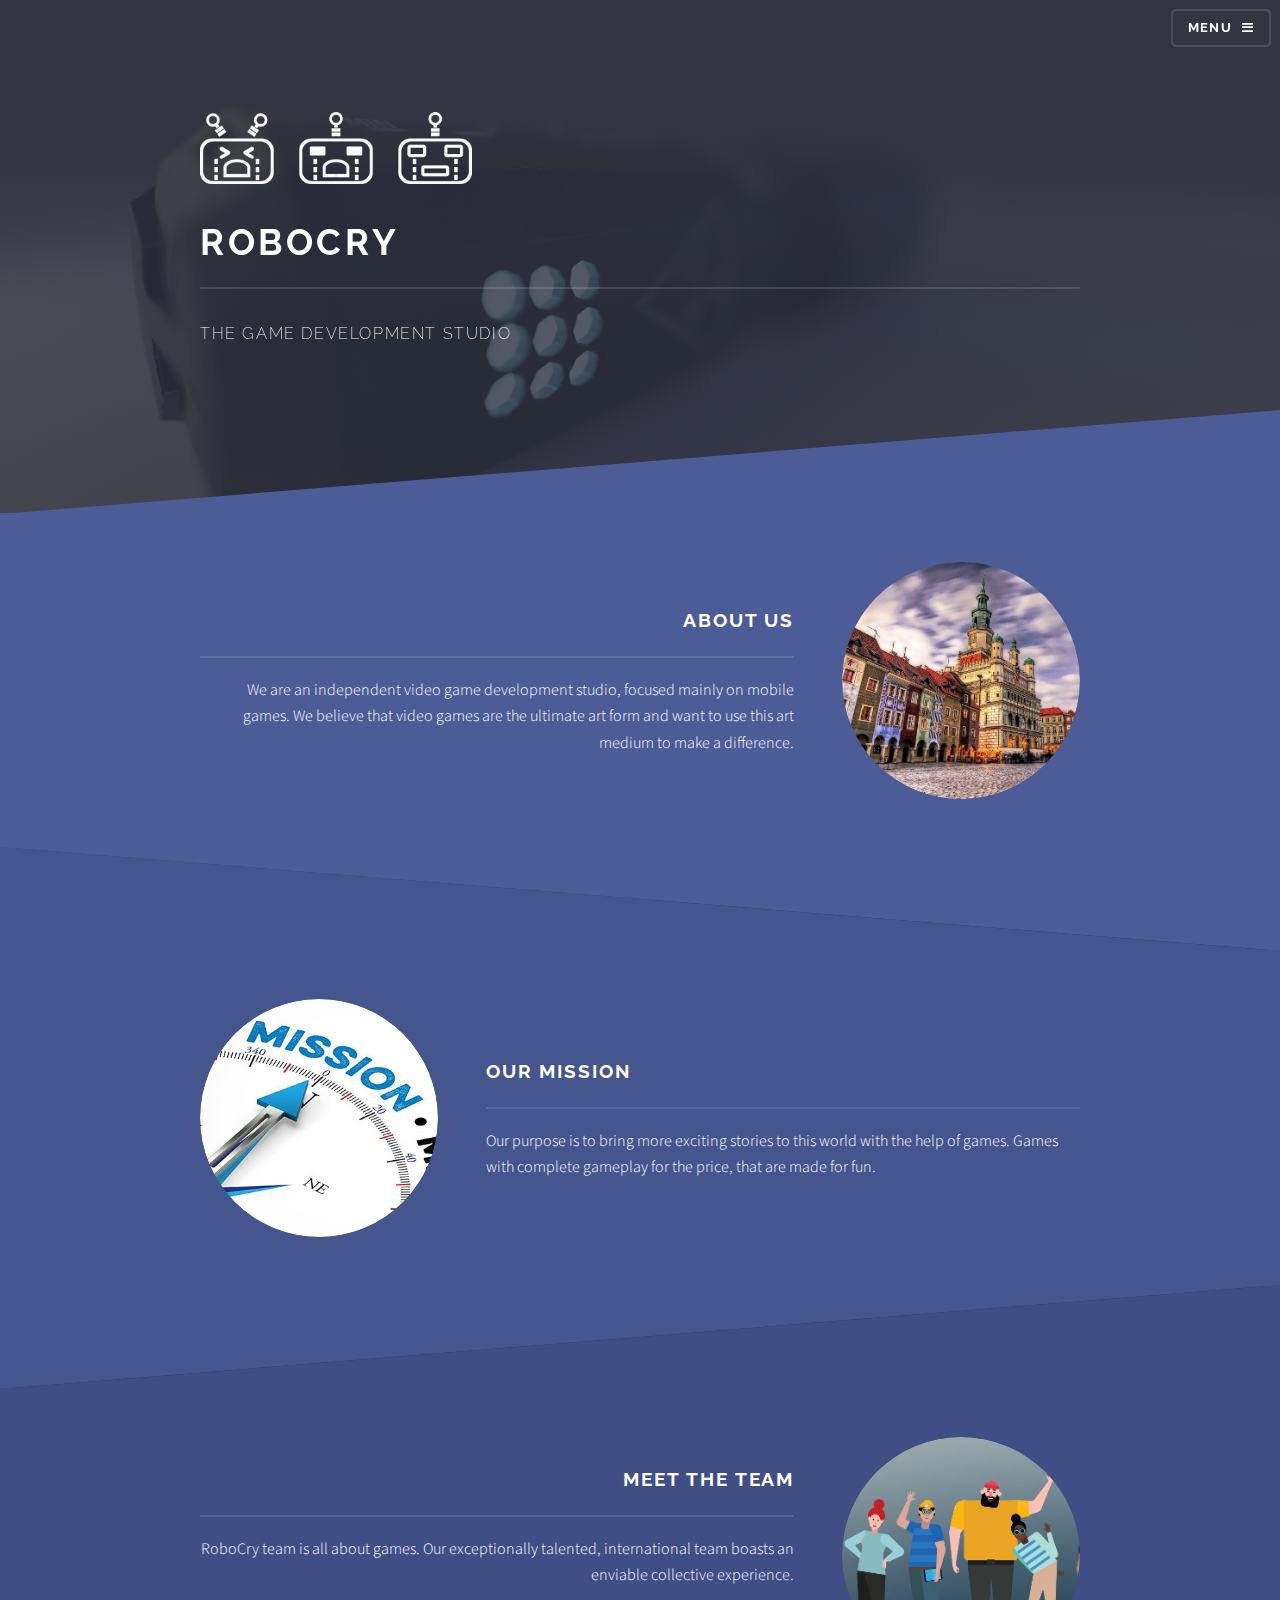
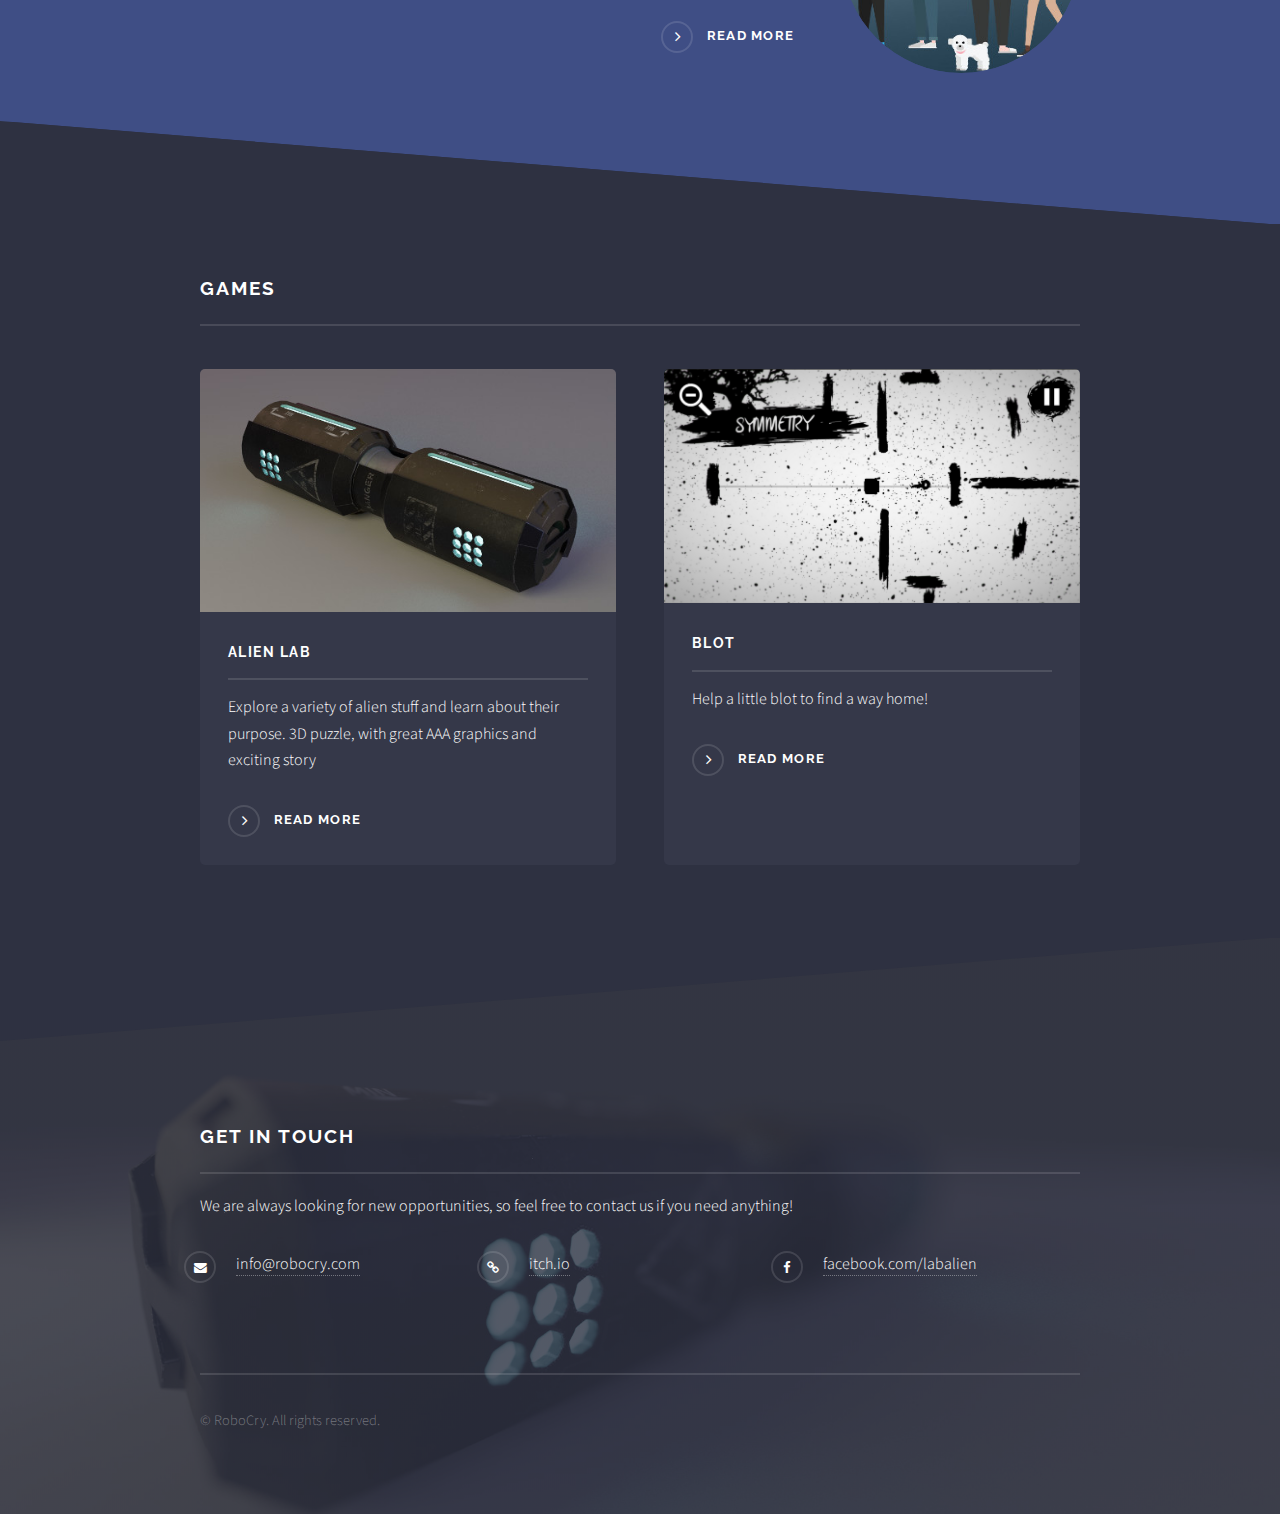
<file: index.html>
<!DOCTYPE HTML>
<!--
	Solid State by HTML5 UP
	html5up.net | @ajlkn
	Free for personal and commercial use under the CCA 3.0 license (html5up.net/license)
-->
<html>
	<head>
		<title>RoboCry - Indie game development studio</title>
		<meta charset="utf-8" />
		<meta name="viewport" content="width=device-width, initial-scale=1, user-scalable=no" />
		<link rel="stylesheet" href="assets/css/main.css" />
		<noscript><link rel="stylesheet" href="assets/css/noscript.css" /></noscript>
	</head>
	<body class="is-preload">

		<!-- Page Wrapper -->
			<div id="page-wrapper">

				<!-- Header -->
					<header id="header" class="alt">
						<h1><a href="index.html">RoboCry</a></h1>
						<nav>
							<a href="#menu">Menu</a>
						</nav>
					</header>

				<!-- Menu -->
					<nav id="menu">
						<div class="inner">
							<h2>Menu</h2>
							<ul class="links">
								<li><a href="index.html">Home</a></li>
								<li><a href="team.html">Meet the team</a></li>
								<li><a href="alien_lab.html">Game: Alien Lab</a></li>
								<li><a href="blot.html">Game: Blot</a></li>
								<!--<li><a href="elements.html">Elements</a></li>-->
								<!--<li><a href="#">Log In</a></li>-->
								<!--<li><a href="#">Sign Up</a></li>-->
							</ul>
							<a href="#" class="close">Close</a>
						</div>
					</nav>

				<!-- Banner -->
					<section id="banner">
						<div class="inner">
							<div class="logo"><span class="icon"></span></div>
							<h2>RoboCry</h2>
							<p>The Game development studio</p>
						</div>
					</section>

				<!-- Wrapper -->
					<section id="wrapper">

						<!-- One -->
							<section id="one" class="wrapper spotlight style1">
								<div class="inner">
									<div class="image"><img src="images/pic01.jpg" alt="" /></div>
									<div class="content">
										<h2 class="major">About us</h2>
										<p>We are an independent video game development studio, focused mainly on mobile games. We believe that video games are the ultimate art form and want to use this art medium to make a difference.</p>
										<!--<a href="#" class="special">Learn more</a>-->
									</div>
								</div>
							</section>

						<!-- Two -->
							<section id="two" class="wrapper alt spotlight style2">
								<div class="inner">
									<div class="image"><img src="images/mission0.jpg" alt="" /></div>
									<div class="content">
										<h2 class="major">Our mission</h2>
										<p>Our purpose is to bring more exciting stories to this world with the help of games. Games with complete gameplay for the price, that are made for fun.</p>
										<!--<a href="#" class="special">Learn more</a>-->
									</div>
								</div>
							</section>

						<!-- Three -->
							<section id="three" class="wrapper spotlight style3">
								<div class="inner">
									<div class="image"><img src="images/pic03.jpg" alt="" /></div>
									<div class="content">
										<h2 class="major">Meet the team</h2>
										<p>RoboCry team is all about games. Our exceptionally talented, international team boasts an enviable collective experience.</p>
										<a href="team.html" class="special">Read more</a>
									</div>
								</div>
							</section>

						<!-- Four -->
							<section id="four" class="wrapper alt style1">
								<div class="inner">
									<h2 class="major">Games</h2>
									<!--<p>Cras mattis ante fermentum, malesuada neque vitae, eleifend erat. Phasellus non pulvinar erat. Fusce tincidunt, nisl eget mattis egestas, purus ipsum consequat orci, sit amet lobortis lorem lacus in tellus. Sed ac elementum arcu. Quisque placerat auctor laoreet.</p>-->
									<section class="features">
										<article>
											<a href="alien_lab.html" class="image">
												<img src="images/pic04.jpg" alt="" />
											</a>
											<h3 class="major">Alien Lab</h3>
											<p>Explore a variety of alien stuff and learn about their purpose. 3D puzzle, with great AAA graphics and exciting story</p>
											<a href="alien_lab.html" class="special">Read more</a>
										</article>
										<article>
											<a href="blot.html" class="image">
												<img src="images/blot_7.jpg" alt="" />
											</a>
											<h3 class="major">Blot</h3>
											<p>Help a little blot to find a way home!</p>
											<a href="blot.html" class="special">Read more</a>
										</article>
										<!--<article>-->
											<!--<a href="#" class="image"><img src="images/pic05.jpg" alt="" /></a>-->
											<!--<h3 class="major">Nisl placerat</h3>-->
											<!--<p>Lorem ipsum dolor sit amet, consectetur adipiscing vehicula id nulla dignissim dapibus ultrices.</p>-->
											<!--<a href="#" class="special">Learn more</a>-->
										<!--</article>-->
										<!--<article>-->
											<!--<a href="#" class="image"><img src="images/pic06.jpg" alt="" /></a>-->
											<!--<h3 class="major">Ante fermentum</h3>-->
											<!--<p>Lorem ipsum dolor sit amet, consectetur adipiscing vehicula id nulla dignissim dapibus ultrices.</p>-->
											<!--<a href="#" class="special">Learn more</a>-->
										<!--</article>-->
										<!--<article>-->
											<!--<a href="#" class="image"><img src="images/pic07.jpg" alt="" /></a>-->
											<!--<h3 class="major">Fusce consequat</h3>-->
											<!--<p>Lorem ipsum dolor sit amet, consectetur adipiscing vehicula id nulla dignissim dapibus ultrices.</p>-->
											<!--<a href="#" class="special">Learn more</a>-->
										<!--</article>-->
									</section>
									<!--<ul class="actions">-->
										<!--<li><a href="#" class="button">Browse All</a></li>-->
									<!--</ul>-->
								</div>
							</section>

					</section>

				<!-- Footer -->
					<section id="footer">
						<div class="inner">
							<h2 class="major">Get in touch</h2>
							<p>We are always looking for new opportunities, so feel free to contact us if you need anything!</p>
							<!--<form method="post" action="#">-->
								<!--<div class="fields">-->
									<!--<div class="field">-->
										<!--<label for="name">Name</label>-->
										<!--<input type="text" name="name" id="name" />-->
									<!--</div>-->
									<!--<div class="field">-->
										<!--<label for="email">Email</label>-->
										<!--<input type="email" name="email" id="email" />-->
									<!--</div>-->
									<!--<div class="field">-->
										<!--<label for="message">Message</label>-->
										<!--<textarea name="message" id="message" rows="4"></textarea>-->
									<!--</div>-->
								<!--</div>-->
								<!--<ul class="actions">-->
									<!--<li><input type="submit" value="Send Message" /></li>-->
								<!--</ul>-->
							<!--</form>-->
							<ul class="contact actions fit">
								<!--<li class="fa-home">-->
									<!--Untitled Inc<br />-->
									<!--1234 Somewhere Road Suite #2894<br />-->
									<!--Nashville, TN 00000-0000-->
								<!--</li>-->
								<!--<li class="fa-phone">(000) 000-0000</li>-->
								<li class="fa-envelope"><a href="mailto:info@robocry.com">info@robocry.com</a></li>
								<li class="fa-link"><a href="https://robocry.itch.io">itch.io</a></li>
								<li class="fa-facebook"><a href="https://facebook.com/labalien">facebook.com/labalien</a></li>
								<!--<li class="fa-instagram"><a href="#">instagram.com/untitled-tld</a></li>-->
							</ul>
							<ul class="copyright">
								<li>&copy; RoboCry. All rights reserved.</li>
							</ul>
						</div>
					</section>

			</div>

		<!-- Scripts -->
			<script src="assets/js/jquery.min.js"></script>
			<script src="assets/js/jquery.scrollex.min.js"></script>
			<script src="assets/js/browser.min.js"></script>
			<script src="assets/js/breakpoints.min.js"></script>
			<script src="assets/js/util.js"></script>
			<script src="assets/js/main.js"></script>
		<!-- Global site tag (gtag.js) - Google Analytics -->
		<script async src="https://www.googletagmanager.com/gtag/js?id=UA-124170208-1"></script>
		<script>
			window.dataLayer = window.dataLayer || [];
			function gtag(){dataLayer.push(arguments);}
			gtag('js', new Date());

			gtag('config', 'UA-124170208-1');
		</script>
	</body>
</html>
</file>
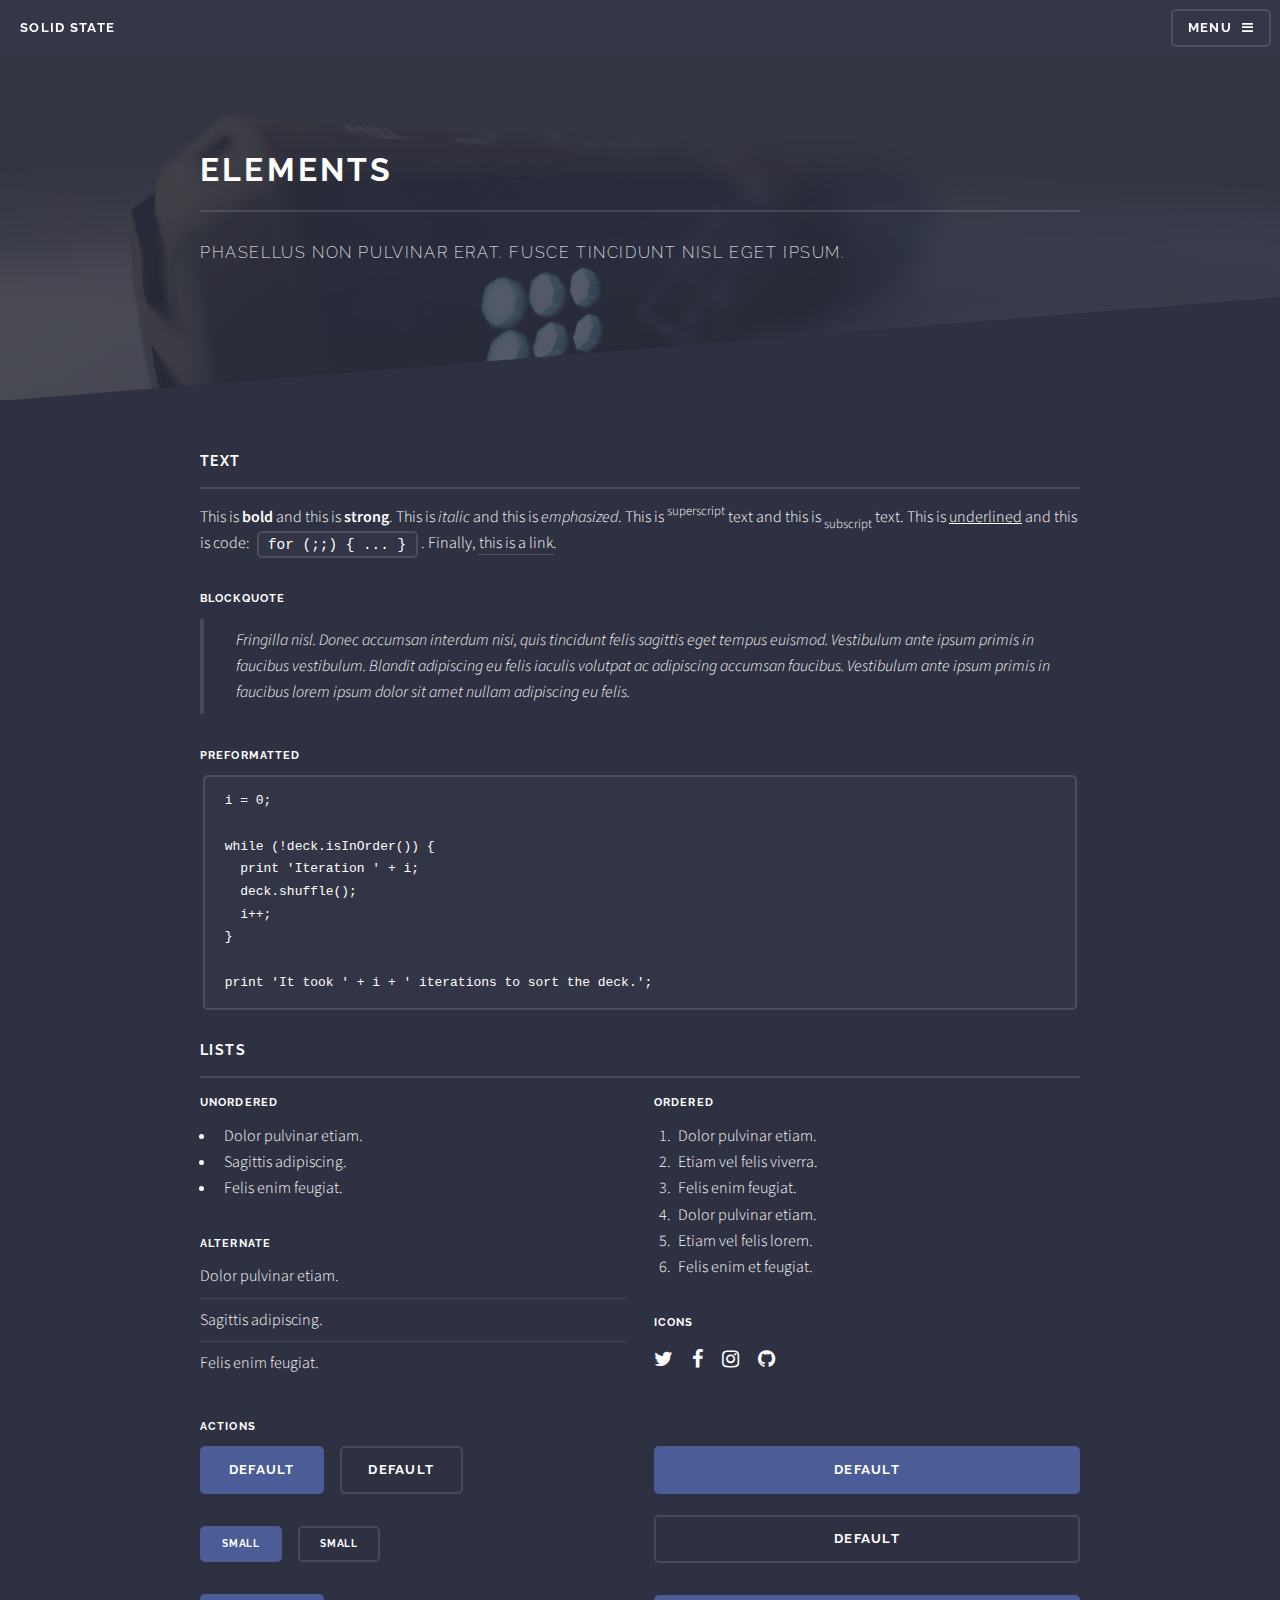
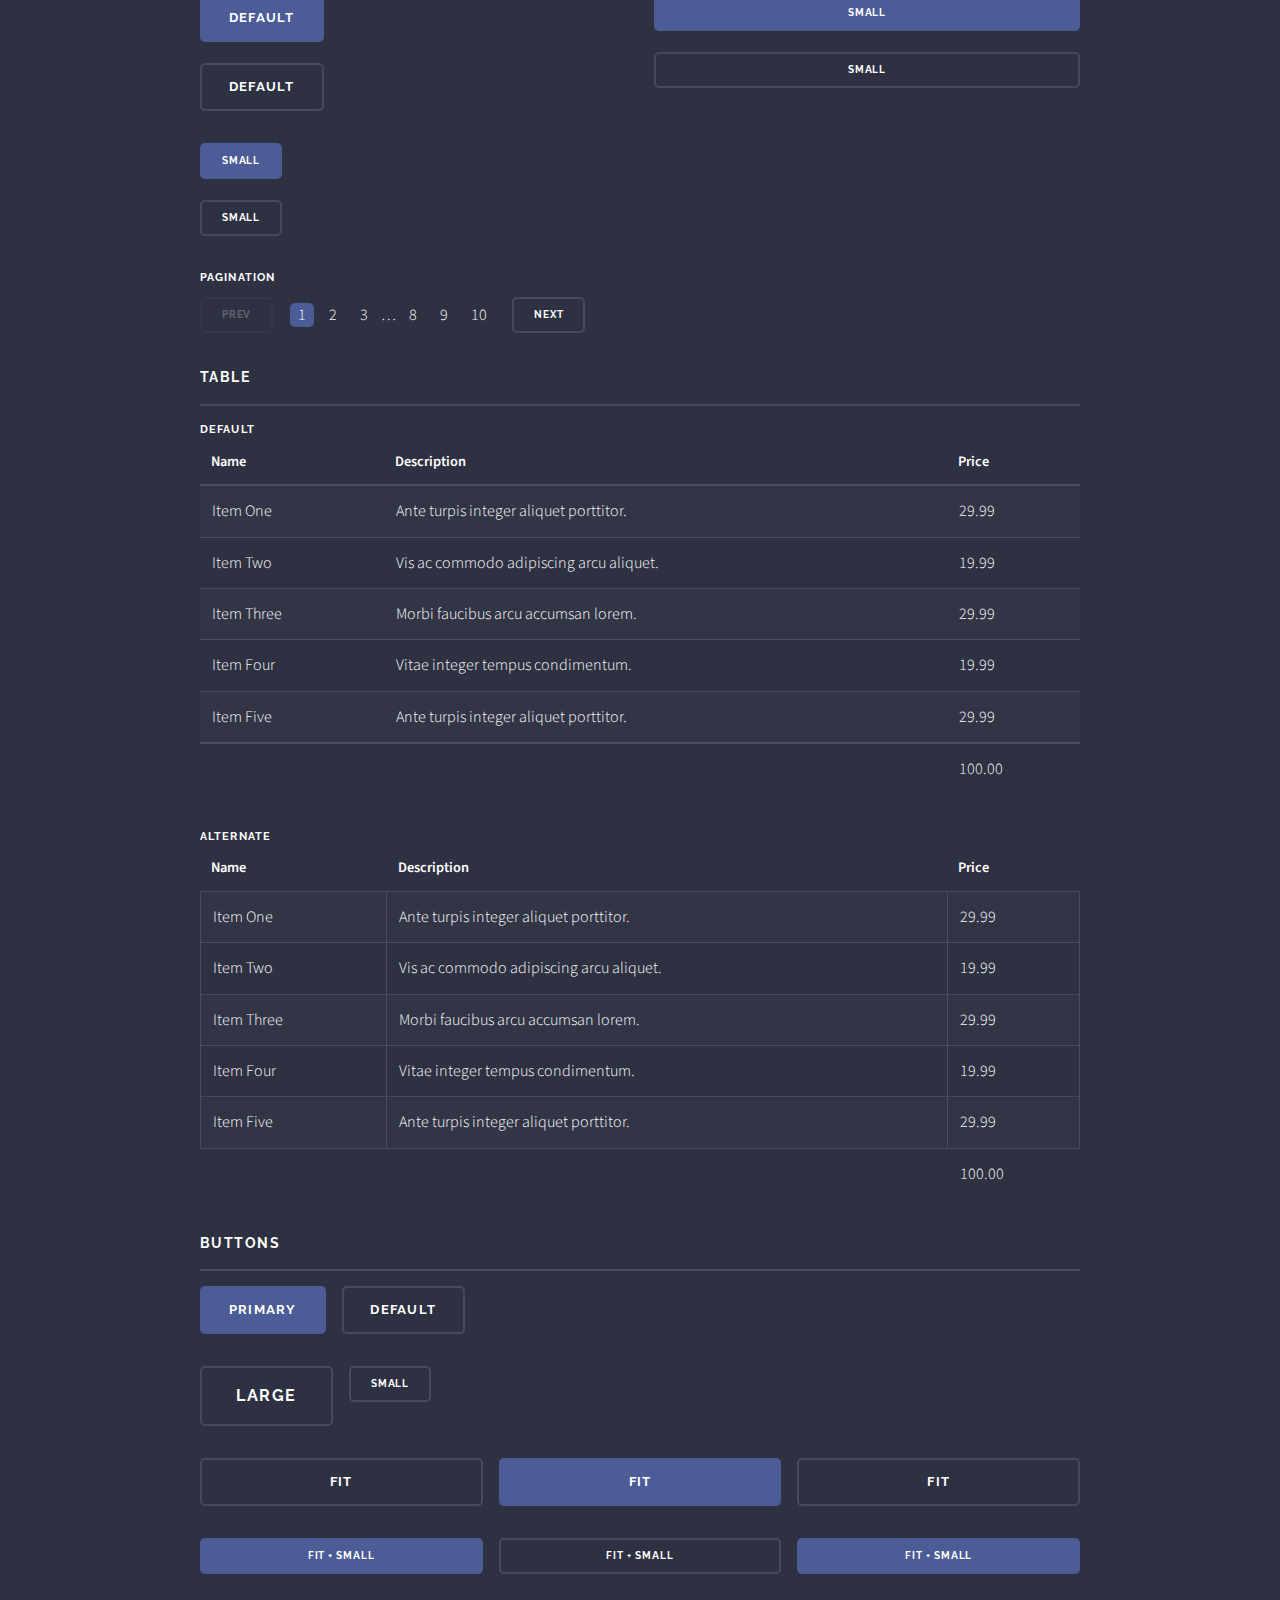
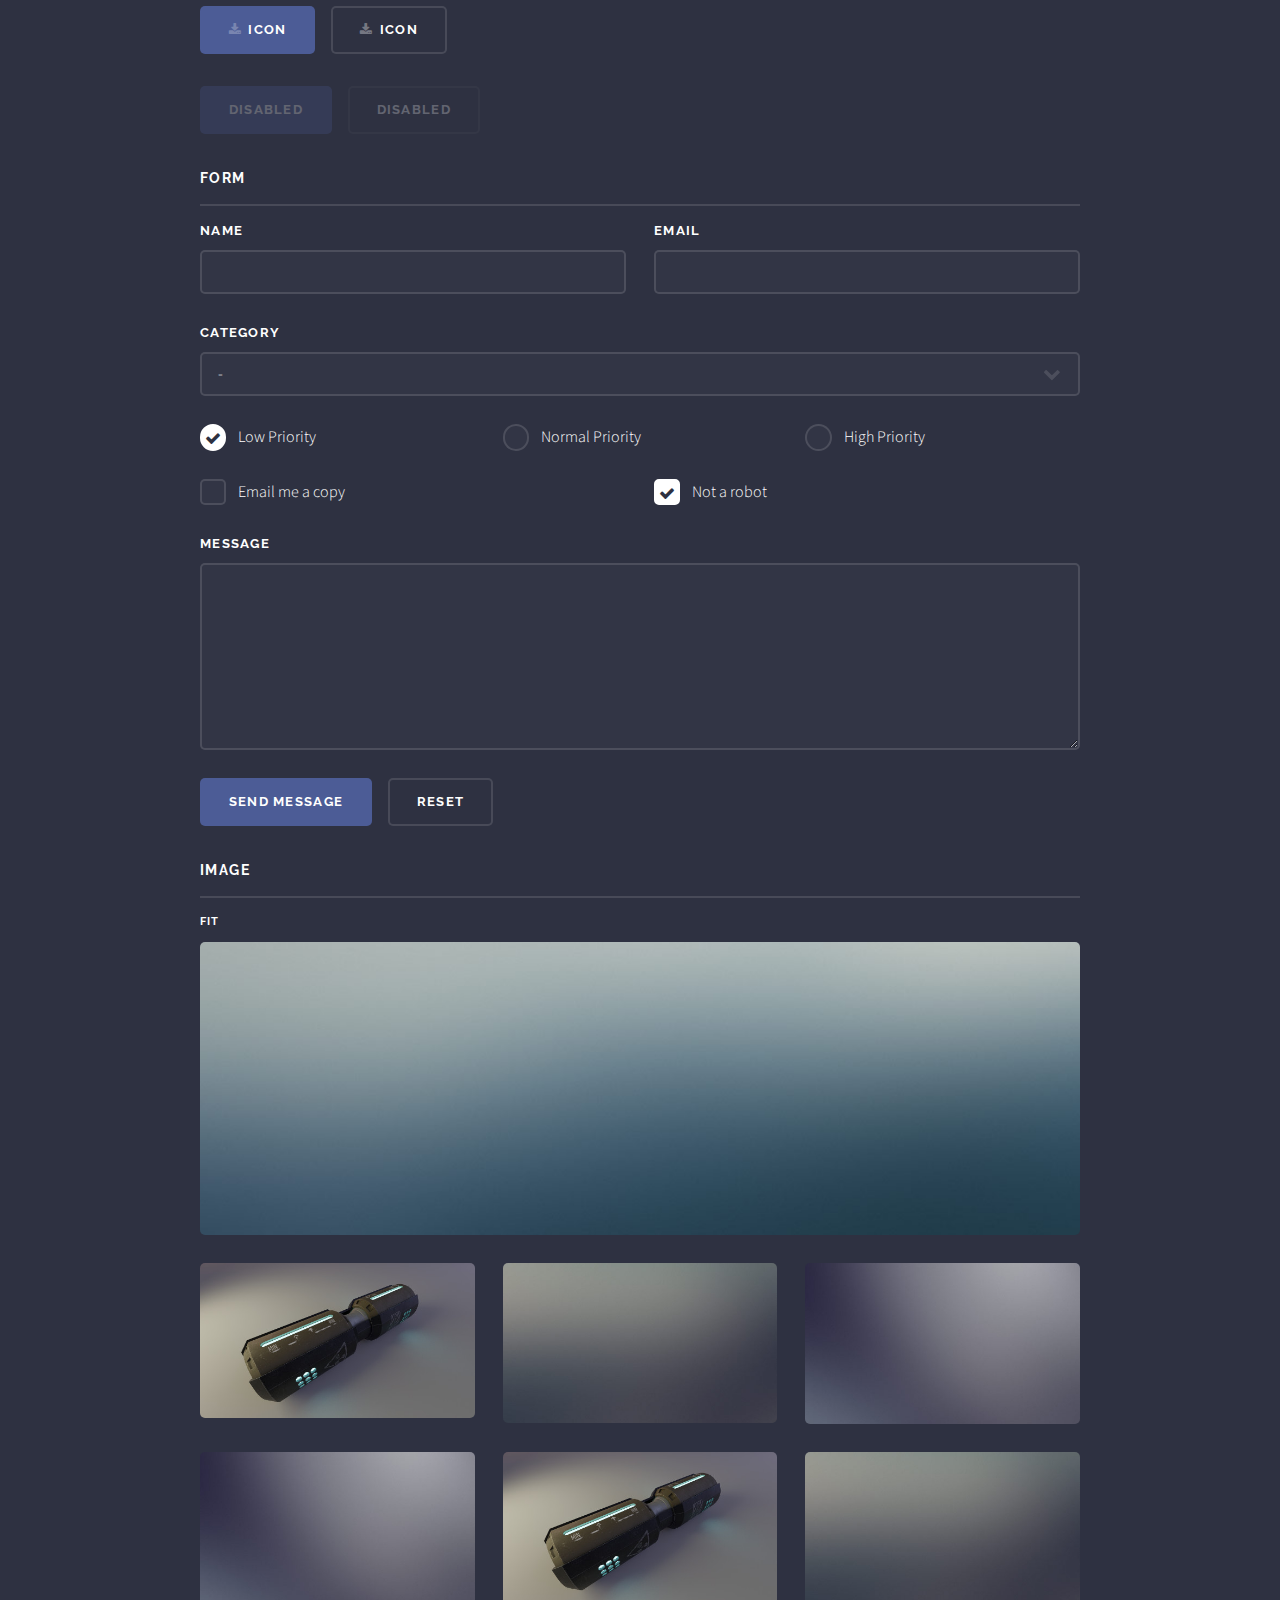
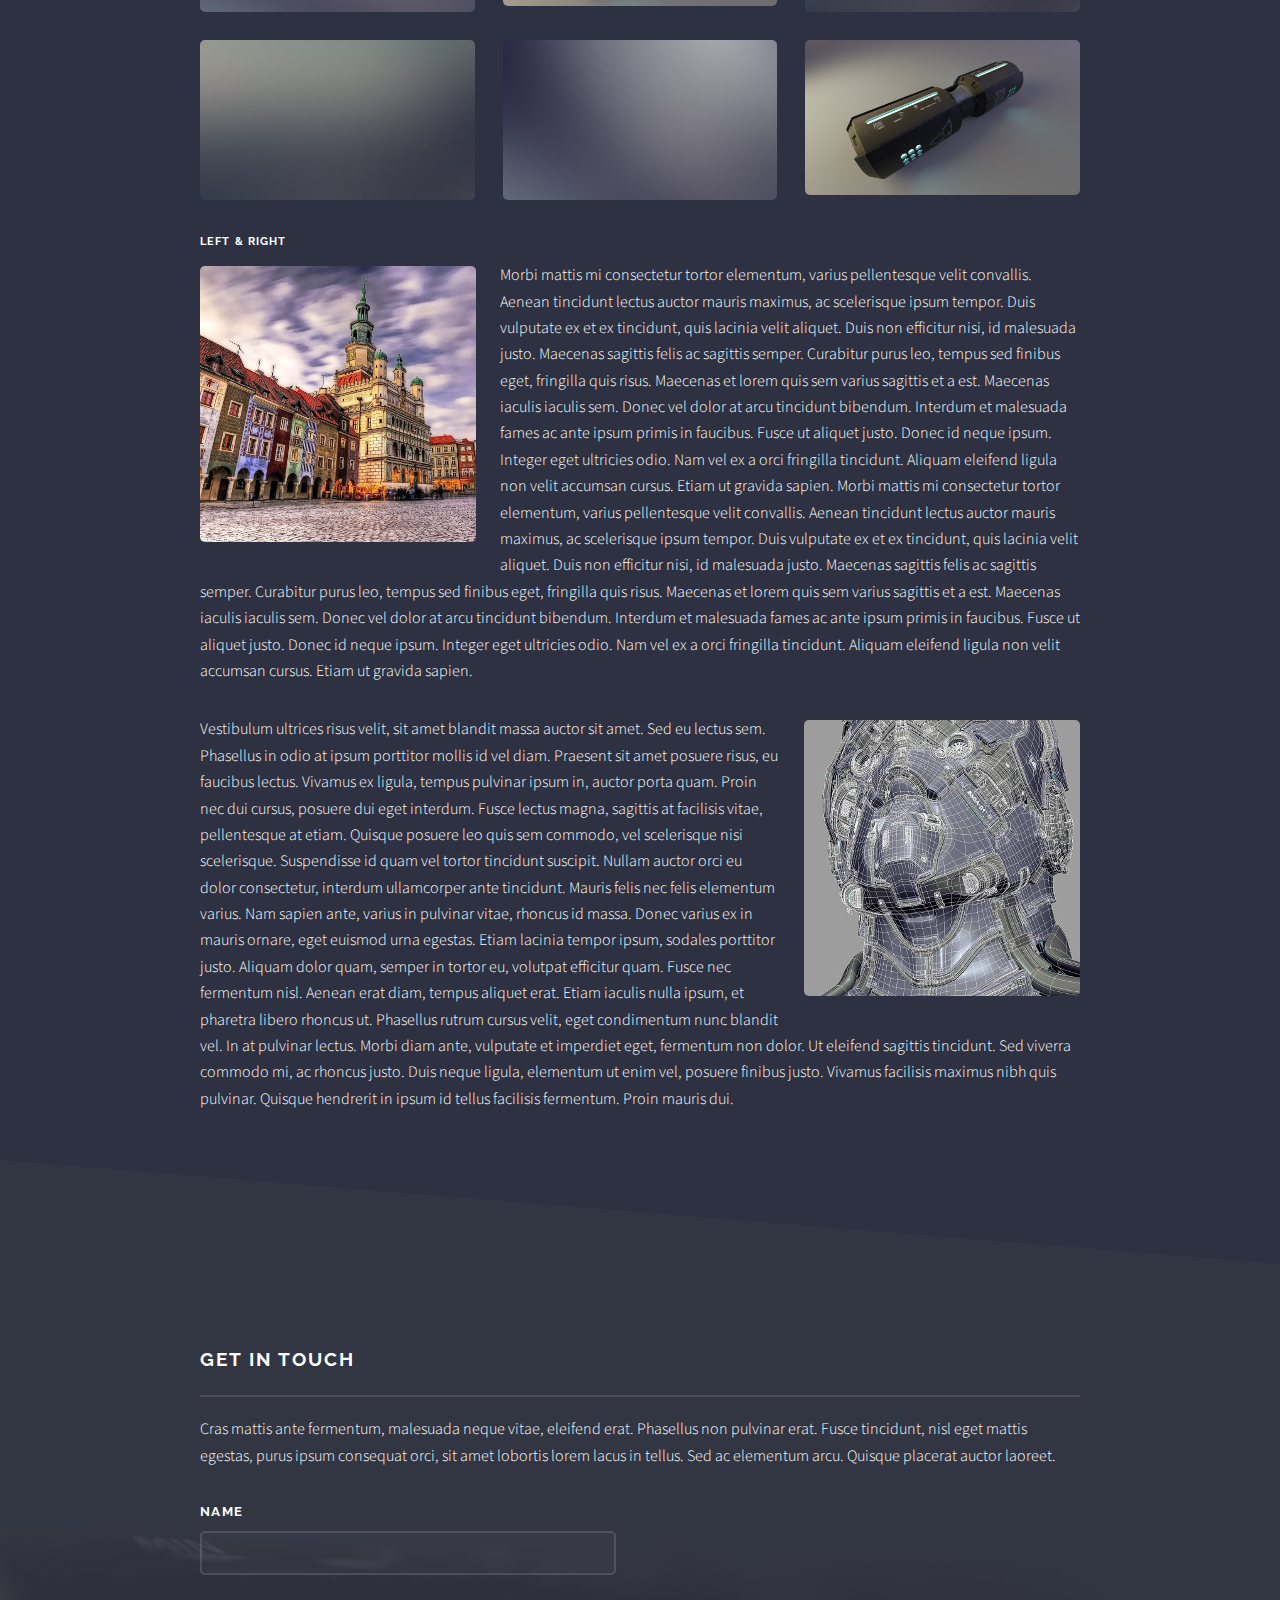
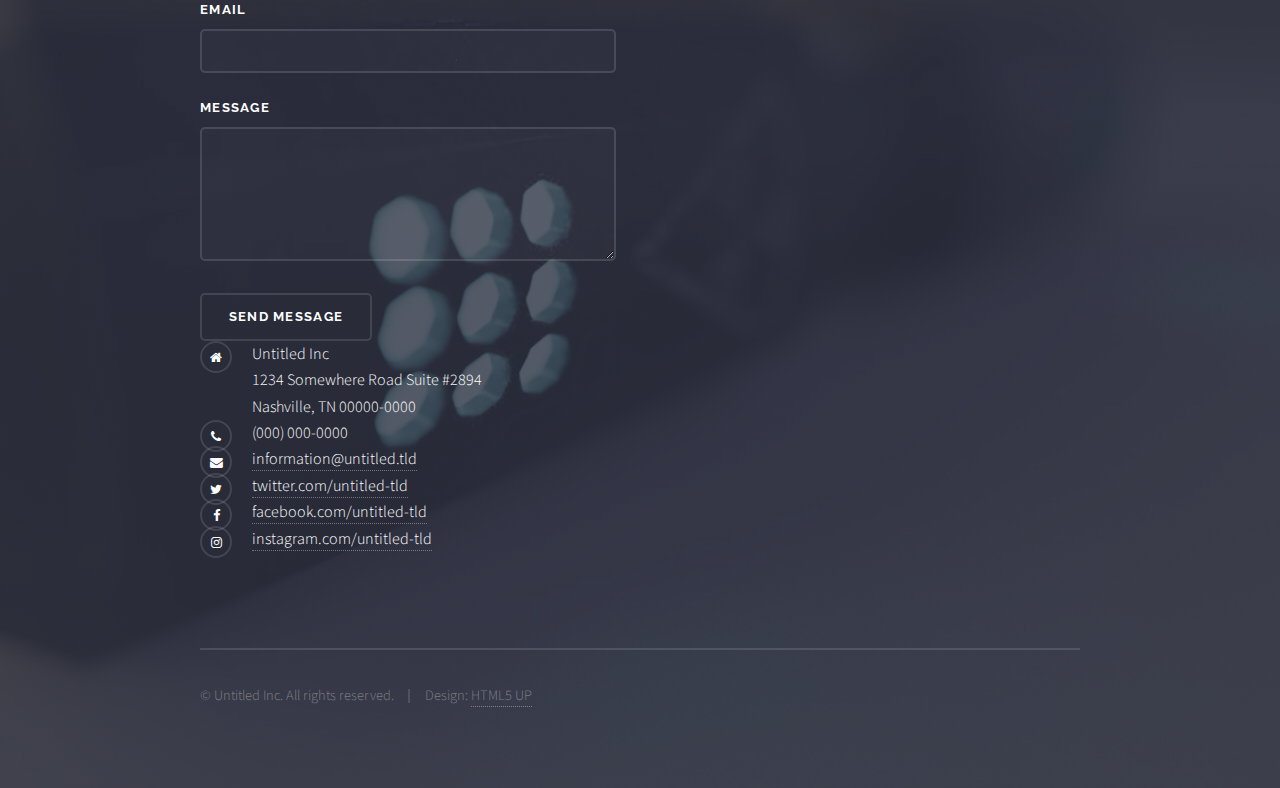
<file: __elements.html>
<!DOCTYPE HTML>
<!--
	Solid State by HTML5 UP
	html5up.net | @ajlkn
	Free for personal and commercial use under the CCA 3.0 license (html5up.net/license)
-->
<html>
	<head>
		<title>Elements - Solid State by HTML5 UP</title>
		<meta charset="utf-8" />
		<meta name="viewport" content="width=device-width, initial-scale=1, user-scalable=no" />
		<link rel="stylesheet" href="assets/css/main.css" />
		<noscript><link rel="stylesheet" href="assets/css/noscript.css" /></noscript>
	</head>
	<body class="is-preload">

		<!-- Page Wrapper -->
			<div id="page-wrapper">

				<!-- Header -->
					<header id="header">
						<h1><a href="index.html">Solid State</a></h1>
						<nav>
							<a href="#menu">Menu</a>
						</nav>
					</header>

				<!-- Menu -->
					<nav id="menu">
						<div class="inner">
							<h2>Menu</h2>
							<ul class="links">
								<li><a href="index.html">Home</a></li>
								<li><a href="generic.html">Generic</a></li>
								<li><a href="elements.html">Elements</a></li>
								<li><a href="#">Log In</a></li>
								<li><a href="#">Sign Up</a></li>
							</ul>
							<a href="#" class="close">Close</a>
						</div>
					</nav>

				<!-- Wrapper -->
					<section id="wrapper">
						<header>
							<div class="inner">
								<h2>Elements</h2>
								<p>Phasellus non pulvinar erat. Fusce tincidunt nisl eget ipsum.</p>
							</div>
						</header>

						<!-- Content -->
							<div class="wrapper">
								<div class="inner">

									<section>
										<h3 class="major">Text</h3>
										<p>This is <b>bold</b> and this is <strong>strong</strong>. This is <i>italic</i> and this is <em>emphasized</em>.
										This is <sup>superscript</sup> text and this is <sub>subscript</sub> text.
										This is <u>underlined</u> and this is code: <code>for (;;) { ... }</code>. Finally, <a href="#">this is a link</a>.</p>
										<h4>Blockquote</h4>
										<blockquote>Fringilla nisl. Donec accumsan interdum nisi, quis tincidunt felis sagittis eget tempus euismod. Vestibulum ante ipsum primis in faucibus vestibulum. Blandit adipiscing eu felis iaculis volutpat ac adipiscing accumsan faucibus. Vestibulum ante ipsum primis in faucibus lorem ipsum dolor sit amet nullam adipiscing eu felis.</blockquote>
										<h4>Preformatted</h4>
										<pre><code>i = 0;

while (!deck.isInOrder()) {
  print 'Iteration ' + i;
  deck.shuffle();
  i++;
}

print 'It took ' + i + ' iterations to sort the deck.';</code></pre>
									</section>

									<section>
										<h3 class="major">Lists</h3>
										<div class="row">
											<div class="col-6 col-12-medium">
												<h4>Unordered</h4>
												<ul>
													<li>Dolor pulvinar etiam.</li>
													<li>Sagittis adipiscing.</li>
													<li>Felis enim feugiat.</li>
												</ul>
												<h4>Alternate</h4>
												<ul class="alt">
													<li>Dolor pulvinar etiam.</li>
													<li>Sagittis adipiscing.</li>
													<li>Felis enim feugiat.</li>
												</ul>
											</div>
											<div class="col-6 col-12-medium">
												<h4>Ordered</h4>
												<ol>
													<li>Dolor pulvinar etiam.</li>
													<li>Etiam vel felis viverra.</li>
													<li>Felis enim feugiat.</li>
													<li>Dolor pulvinar etiam.</li>
													<li>Etiam vel felis lorem.</li>
													<li>Felis enim et feugiat.</li>
												</ol>
												<h4>Icons</h4>
												<ul class="icons">
													<li><a href="#" class="icon fa-twitter"><span class="label">Twitter</span></a></li>
													<li><a href="#" class="icon fa-facebook"><span class="label">Facebook</span></a></li>
													<li><a href="#" class="icon fa-instagram"><span class="label">Instagram</span></a></li>
													<li><a href="#" class="icon fa-github"><span class="label">Github</span></a></li>
												</ul>
											</div>
										</div>
										<h4>Actions</h4>
										<div class="row">
											<div class="col-6 col-12-medium">
												<ul class="actions">
													<li><a href="#" class="button primary">Default</a></li>
													<li><a href="#" class="button">Default</a></li>
												</ul>
												<ul class="actions small">
													<li><a href="#" class="button primary small">Small</a></li>
													<li><a href="#" class="button small">Small</a></li>
												</ul>
												<ul class="actions stacked">
													<li><a href="#" class="button primary">Default</a></li>
													<li><a href="#" class="button">Default</a></li>
												</ul>
												<ul class="actions stacked small">
													<li><a href="#" class="button primary small">Small</a></li>
													<li><a href="#" class="button small">Small</a></li>
												</ul>
											</div>
											<div class="col-6 col-12-medium">
												<ul class="actions stacked">
													<li><a href="#" class="button primary fit">Default</a></li>
													<li><a href="#" class="button fit">Default</a></li>
												</ul>
												<ul class="actions stacked small">
													<li><a href="#" class="button primary small fit">Small</a></li>
													<li><a href="#" class="button small fit">Small</a></li>
												</ul>
											</div>
										</div>
										<h4>Pagination</h4>
										<ul class="pagination">
											<li><span class="button small disabled">Prev</span></li>
											<li><a href="#" class="page active">1</a></li>
											<li><a href="#" class="page">2</a></li>
											<li><a href="#" class="page">3</a></li>
											<li><span>&hellip;</span></li>
											<li><a href="#" class="page">8</a></li>
											<li><a href="#" class="page">9</a></li>
											<li><a href="#" class="page">10</a></li>
											<li><a href="#" class="button small">Next</a></li>
										</ul>
									</section>

									<section>
										<h3 class="major">Table</h3>
										<h4>Default</h4>
										<div class="table-wrapper">
											<table>
												<thead>
													<tr>
														<th>Name</th>
														<th>Description</th>
														<th>Price</th>
													</tr>
												</thead>
												<tbody>
													<tr>
														<td>Item One</td>
														<td>Ante turpis integer aliquet porttitor.</td>
														<td>29.99</td>
													</tr>
													<tr>
														<td>Item Two</td>
														<td>Vis ac commodo adipiscing arcu aliquet.</td>
														<td>19.99</td>
													</tr>
													<tr>
														<td>Item Three</td>
														<td> Morbi faucibus arcu accumsan lorem.</td>
														<td>29.99</td>
													</tr>
													<tr>
														<td>Item Four</td>
														<td>Vitae integer tempus condimentum.</td>
														<td>19.99</td>
													</tr>
													<tr>
														<td>Item Five</td>
														<td>Ante turpis integer aliquet porttitor.</td>
														<td>29.99</td>
													</tr>
												</tbody>
												<tfoot>
													<tr>
														<td colspan="2"></td>
														<td>100.00</td>
													</tr>
												</tfoot>
											</table>
										</div>

										<h4>Alternate</h4>
										<div class="table-wrapper">
											<table class="alt">
												<thead>
													<tr>
														<th>Name</th>
														<th>Description</th>
														<th>Price</th>
													</tr>
												</thead>
												<tbody>
													<tr>
														<td>Item One</td>
														<td>Ante turpis integer aliquet porttitor.</td>
														<td>29.99</td>
													</tr>
													<tr>
														<td>Item Two</td>
														<td>Vis ac commodo adipiscing arcu aliquet.</td>
														<td>19.99</td>
													</tr>
													<tr>
														<td>Item Three</td>
														<td> Morbi faucibus arcu accumsan lorem.</td>
														<td>29.99</td>
													</tr>
													<tr>
														<td>Item Four</td>
														<td>Vitae integer tempus condimentum.</td>
														<td>19.99</td>
													</tr>
													<tr>
														<td>Item Five</td>
														<td>Ante turpis integer aliquet porttitor.</td>
														<td>29.99</td>
													</tr>
												</tbody>
												<tfoot>
													<tr>
														<td colspan="2"></td>
														<td>100.00</td>
													</tr>
												</tfoot>
											</table>
										</div>
									</section>

									<section>
										<h3 class="major">Buttons</h3>
										<ul class="actions">
											<li><a href="#" class="button primary">Primary</a></li>
											<li><a href="#" class="button">Default</a></li>
										</ul>
										<ul class="actions">
											<li><a href="#" class="button large">Large</a></li>
											<li><a href="#" class="button small">Small</a></li>
										</ul>
										<ul class="actions fit">
											<li><a href="#" class="button fit">Fit</a></li>
											<li><a href="#" class="button primary fit">Fit</a></li>
											<li><a href="#" class="button fit">Fit</a></li>
										</ul>
										<ul class="actions fit small">
											<li><a href="#" class="button primary fit small">Fit + Small</a></li>
											<li><a href="#" class="button fit small">Fit + Small</a></li>
											<li><a href="#" class="button primary fit small">Fit + Small</a></li>
										</ul>
										<ul class="actions">
											<li><a href="#" class="button primary icon fa-download">Icon</a></li>
											<li><a href="#" class="button icon fa-download">Icon</a></li>
										</ul>
										<ul class="actions">
											<li><span class="button primary disabled">Disabled</span></li>
											<li><span class="button disabled">Disabled</span></li>
										</ul>
									</section>

									<section>
										<h3 class="major">Form</h3>
										<form method="post" action="#">
											<div class="row gtr-uniform">
												<div class="col-6 col-12-xsmall">
													<label for="demo-name">Name</label>
													<input type="text" name="demo-name" id="demo-name" value="" />
												</div>
												<div class="col-6 col-12-xsmall">
													<label for="demo-email">Email</label>
													<input type="email" name="demo-email" id="demo-email" value="" />
												</div>
												<div class="col-12">
													<label for="demo-category">Category</label>
													<select name="demo-category" id="demo-category">
														<option value="">-</option>
														<option value="1">Manufacturing</option>
														<option value="1">Shipping</option>
														<option value="1">Administration</option>
														<option value="1">Human Resources</option>
													</select>
												</div>
												<div class="col-4 col-12-small">
													<input type="radio" id="demo-priority-low" name="demo-priority" checked>
													<label for="demo-priority-low">Low Priority</label>
												</div>
												<div class="col-4 col-12-small">
													<input type="radio" id="demo-priority-normal" name="demo-priority">
													<label for="demo-priority-normal">Normal Priority</label>
												</div>
												<div class="col-4 col-12-small">
													<input type="radio" id="demo-priority-high" name="demo-priority">
													<label for="demo-priority-high">High Priority</label>
												</div>
												<div class="col-6 col-12-small">
													<input type="checkbox" id="demo-copy" name="demo-copy">
													<label for="demo-copy">Email me a copy</label>
												</div>
												<div class="col-6 col-12-small">
													<input type="checkbox" id="demo-human" name="demo-human" checked>
													<label for="demo-human">Not a robot</label>
												</div>
												<div class="col-12">
													<label for="demo-message">Message</label>
													<textarea name="demo-message" id="demo-message" rows="6"></textarea>
												</div>
												<div class="col-12">
													<ul class="actions">
														<li><input type="submit" value="Send Message" class="primary" /></li>
														<li><input type="reset" value="Reset" /></li>
													</ul>
												</div>
											</div>
										</form>
									</section>

									<section>
										<h3 class="major">Image</h3>
										<h4>Fit</h4>
										<div class="box alt">
											<div class="row gtr-uniform">
												<div class="col-12"><span class="image fit"><img src="images/pic08.jpg" alt="" /></span></div>
												<div class="col-4"><span class="image fit"><img src="images/pic05.jpg" alt="" /></span></div>
												<div class="col-4"><span class="image fit"><img src="images/pic06.jpg" alt="" /></span></div>
												<div class="col-4"><span class="image fit"><img src="images/pic07.jpg" alt="" /></span></div>
												<div class="col-4"><span class="image fit"><img src="images/pic07.jpg" alt="" /></span></div>
												<div class="col-4"><span class="image fit"><img src="images/pic05.jpg" alt="" /></span></div>
												<div class="col-4"><span class="image fit"><img src="images/pic06.jpg" alt="" /></span></div>
												<div class="col-4"><span class="image fit"><img src="images/pic06.jpg" alt="" /></span></div>
												<div class="col-4"><span class="image fit"><img src="images/pic07.jpg" alt="" /></span></div>
												<div class="col-4"><span class="image fit"><img src="images/pic05.jpg" alt="" /></span></div>
											</div>
										</div>
										<h4>Left &amp; Right</h4>
										<p><span class="image left"><img src="images/pic01.jpg" alt="" /></span>Morbi mattis mi consectetur tortor elementum, varius pellentesque velit convallis. Aenean tincidunt lectus auctor mauris maximus, ac scelerisque ipsum tempor. Duis vulputate ex et ex tincidunt, quis lacinia velit aliquet. Duis non efficitur nisi, id malesuada justo. Maecenas sagittis felis ac sagittis semper. Curabitur purus leo, tempus sed finibus eget, fringilla quis risus. Maecenas et lorem quis sem varius sagittis et a est. Maecenas iaculis iaculis sem. Donec vel dolor at arcu tincidunt bibendum. Interdum et malesuada fames ac ante ipsum primis in faucibus. Fusce ut aliquet justo. Donec id neque ipsum. Integer eget ultricies odio. Nam vel ex a orci fringilla tincidunt. Aliquam eleifend ligula non velit accumsan cursus. Etiam ut gravida sapien. Morbi mattis mi consectetur tortor elementum, varius pellentesque velit convallis. Aenean tincidunt lectus auctor mauris maximus, ac scelerisque ipsum tempor. Duis vulputate ex et ex tincidunt, quis lacinia velit aliquet. Duis non efficitur nisi, id malesuada justo. Maecenas sagittis felis ac sagittis semper. Curabitur purus leo, tempus sed finibus eget, fringilla quis risus. Maecenas et lorem quis sem varius sagittis et a est. Maecenas iaculis iaculis sem. Donec vel dolor at arcu tincidunt bibendum. Interdum et malesuada fames ac ante ipsum primis in faucibus. Fusce ut aliquet justo. Donec id neque ipsum. Integer eget ultricies odio. Nam vel ex a orci fringilla tincidunt. Aliquam eleifend ligula non velit accumsan cursus. Etiam ut gravida sapien.</p>
										<p><span class="image right"><img src="images/pic02.jpg" alt="" /></span>Vestibulum ultrices risus velit, sit amet blandit massa auctor sit amet. Sed eu lectus sem. Phasellus in odio at ipsum porttitor mollis id vel diam. Praesent sit amet posuere risus, eu faucibus lectus. Vivamus ex ligula, tempus pulvinar ipsum in, auctor porta quam. Proin nec dui cursus, posuere dui eget interdum. Fusce lectus magna, sagittis at facilisis vitae, pellentesque at etiam. Quisque posuere leo quis sem commodo, vel scelerisque nisi scelerisque. Suspendisse id quam vel tortor tincidunt suscipit. Nullam auctor orci eu dolor consectetur, interdum ullamcorper ante tincidunt. Mauris felis nec felis elementum varius. Nam sapien ante, varius in pulvinar vitae, rhoncus id massa. Donec varius ex in mauris ornare, eget euismod urna egestas. Etiam lacinia tempor ipsum, sodales porttitor justo. Aliquam dolor quam, semper in tortor eu, volutpat efficitur quam. Fusce nec fermentum nisl. Aenean erat diam, tempus aliquet erat. Etiam iaculis nulla ipsum, et pharetra libero rhoncus ut. Phasellus rutrum cursus velit, eget condimentum nunc blandit vel. In at pulvinar lectus. Morbi diam ante, vulputate et imperdiet eget, fermentum non dolor. Ut eleifend sagittis tincidunt. Sed viverra commodo mi, ac rhoncus justo. Duis neque ligula, elementum ut enim vel, posuere finibus justo. Vivamus facilisis maximus nibh quis pulvinar. Quisque hendrerit in ipsum id tellus facilisis fermentum. Proin mauris dui.</p>
									</section>

								</div>
							</div>

					</section>

				<!-- Footer -->
					<section id="footer">
						<div class="inner">
							<h2 class="major">Get in touch</h2>
							<p>Cras mattis ante fermentum, malesuada neque vitae, eleifend erat. Phasellus non pulvinar erat. Fusce tincidunt, nisl eget mattis egestas, purus ipsum consequat orci, sit amet lobortis lorem lacus in tellus. Sed ac elementum arcu. Quisque placerat auctor laoreet.</p>
							<form method="post" action="#">
								<div class="fields">
									<div class="field">
										<label for="name">Name</label>
										<input type="text" name="name" id="name" />
									</div>
									<div class="field">
										<label for="email">Email</label>
										<input type="email" name="email" id="email" />
									</div>
									<div class="field">
										<label for="message">Message</label>
										<textarea name="message" id="message" rows="4"></textarea>
									</div>
								</div>
								<ul class="actions">
									<li><input type="submit" value="Send Message" /></li>
								</ul>
							</form>
							<ul class="contact">
								<li class="fa-home">
									Untitled Inc<br />
									1234 Somewhere Road Suite #2894<br />
									Nashville, TN 00000-0000
								</li>
								<li class="fa-phone">(000) 000-0000</li>
								<li class="fa-envelope"><a href="#">information@untitled.tld</a></li>
								<li class="fa-twitter"><a href="#">twitter.com/untitled-tld</a></li>
								<li class="fa-facebook"><a href="#">facebook.com/untitled-tld</a></li>
								<li class="fa-instagram"><a href="#">instagram.com/untitled-tld</a></li>
							</ul>
							<ul class="copyright">
								<li>&copy; Untitled Inc. All rights reserved.</li><li>Design: <a href="http://html5up.net">HTML5 UP</a></li>
							</ul>
						</div>
					</section>

			</div>

		<!-- Scripts -->
			<script src="assets/js/jquery.min.js"></script>
			<script src="assets/js/jquery.scrollex.min.js"></script>
			<script src="assets/js/browser.min.js"></script>
			<script src="assets/js/breakpoints.min.js"></script>
			<script src="assets/js/util.js"></script>
			<script src="assets/js/main.js"></script>

	</body>
</html>
</file>
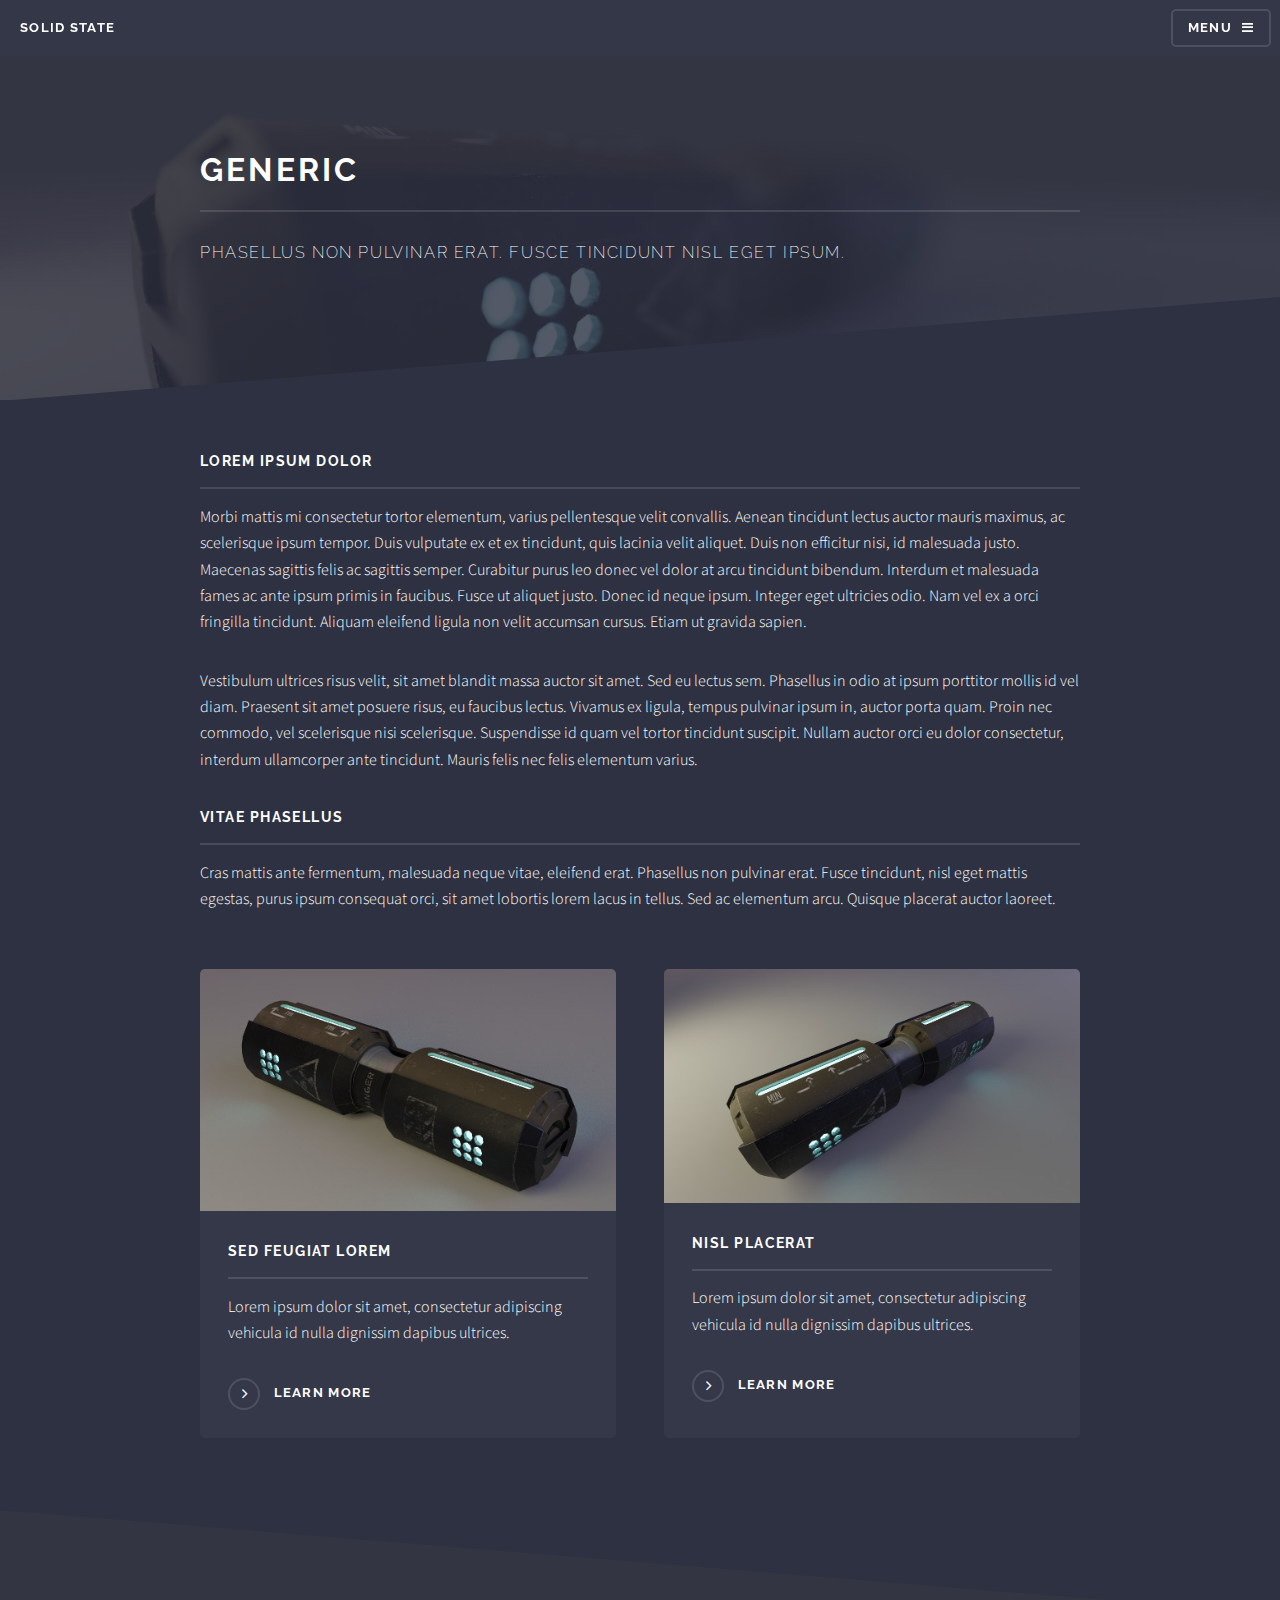
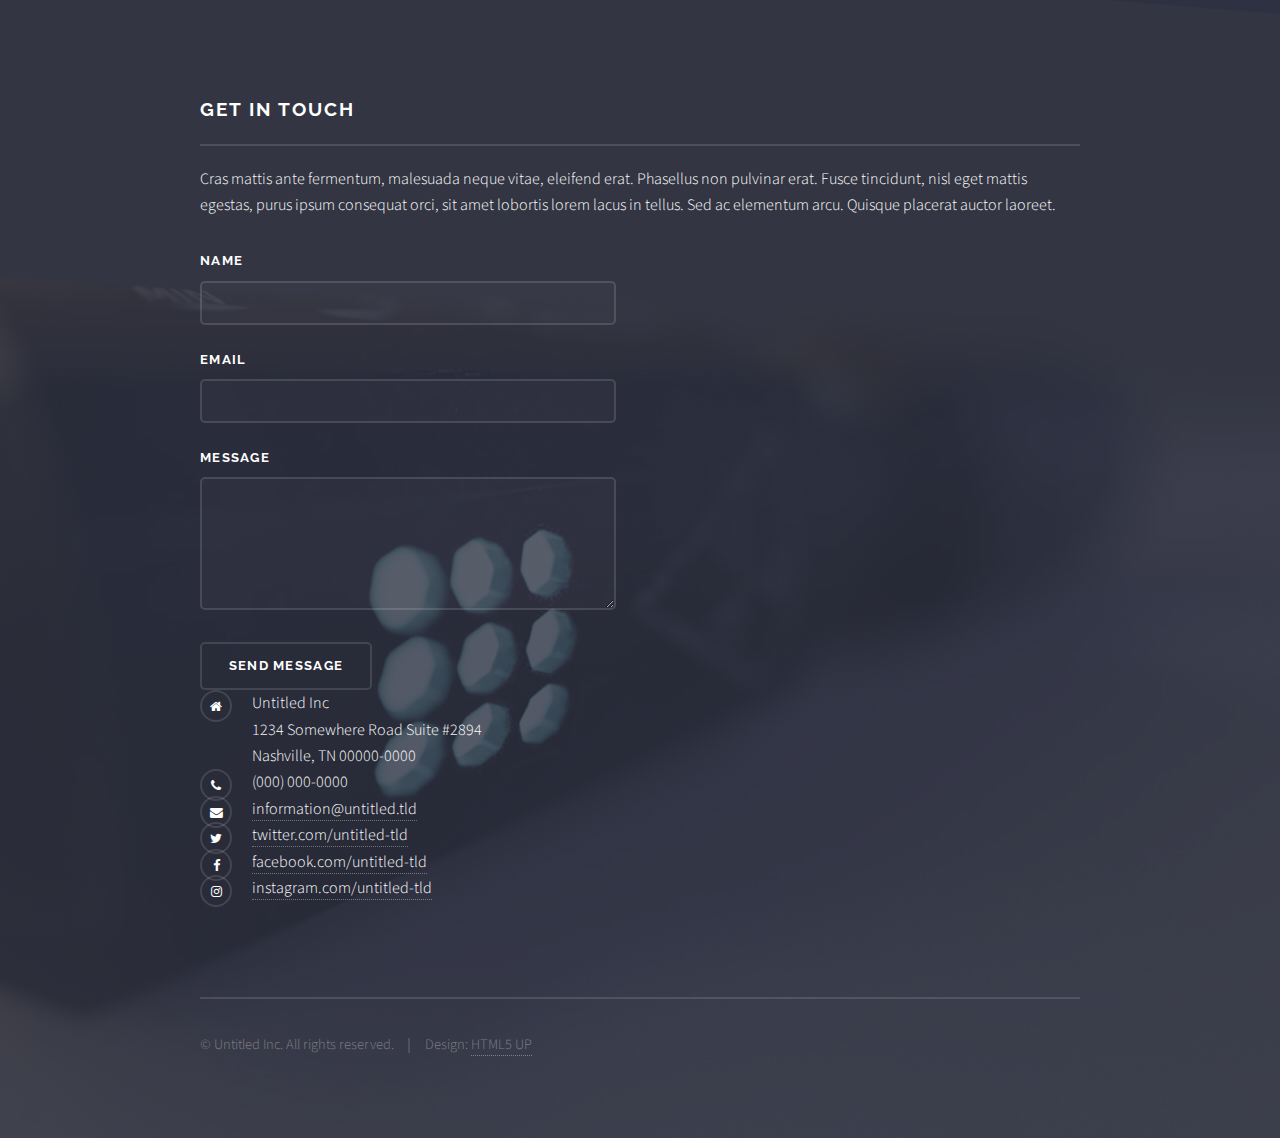
<file: __generic.html>
<!DOCTYPE HTML>
<!--
	Solid State by HTML5 UP
	html5up.net | @ajlkn
	Free for personal and commercial use under the CCA 3.0 license (html5up.net/license)
-->
<html>
	<head>
		<title>Generic - Solid State by HTML5 UP</title>
		<meta charset="utf-8" />
		<meta name="viewport" content="width=device-width, initial-scale=1, user-scalable=no" />
		<link rel="stylesheet" href="assets/css/main.css" />
		<noscript><link rel="stylesheet" href="assets/css/noscript.css" /></noscript>
	</head>
	<body class="is-preload">

		<!-- Page Wrapper -->
			<div id="page-wrapper">

				<!-- Header -->
					<header id="header">
						<h1><a href="index.html">Solid State</a></h1>
						<nav>
							<a href="#menu">Menu</a>
						</nav>
					</header>

				<!-- Menu -->
					<nav id="menu">
						<div class="inner">
							<h2>Menu</h2>
							<ul class="links">
								<li><a href="index.html">Home</a></li>
								<li><a href="generic.html">Generic</a></li>
								<li><a href="elements.html">Elements</a></li>
								<li><a href="#">Log In</a></li>
								<li><a href="#">Sign Up</a></li>
							</ul>
							<a href="#" class="close">Close</a>
						</div>
					</nav>

				<!-- Wrapper -->
					<section id="wrapper">
						<header>
							<div class="inner">
								<h2>Generic</h2>
								<p>Phasellus non pulvinar erat. Fusce tincidunt nisl eget ipsum.</p>
							</div>
						</header>

						<!-- Content -->
							<div class="wrapper">
								<div class="inner">

									<h3 class="major">Lorem ipsum dolor</h3>
									<p>Morbi mattis mi consectetur tortor elementum, varius pellentesque velit convallis. Aenean tincidunt lectus auctor mauris maximus, ac scelerisque ipsum tempor. Duis vulputate ex et ex tincidunt, quis lacinia velit aliquet. Duis non efficitur nisi, id malesuada justo. Maecenas sagittis felis ac sagittis semper. Curabitur purus leo donec vel dolor at arcu tincidunt bibendum. Interdum et malesuada fames ac ante ipsum primis in faucibus. Fusce ut aliquet justo. Donec id neque ipsum. Integer eget ultricies odio. Nam vel ex a orci fringilla tincidunt. Aliquam eleifend ligula non velit accumsan cursus. Etiam ut gravida sapien.</p>

									<p>Vestibulum ultrices risus velit, sit amet blandit massa auctor sit amet. Sed eu lectus sem. Phasellus in odio at ipsum porttitor mollis id vel diam. Praesent sit amet posuere risus, eu faucibus lectus. Vivamus ex ligula, tempus pulvinar ipsum in, auctor porta quam. Proin nec commodo, vel scelerisque nisi scelerisque. Suspendisse id quam vel tortor tincidunt suscipit. Nullam auctor orci eu dolor consectetur, interdum ullamcorper ante tincidunt. Mauris felis nec felis elementum varius.</p>

									<h3 class="major">Vitae phasellus</h3>
									<p>Cras mattis ante fermentum, malesuada neque vitae, eleifend erat. Phasellus non pulvinar erat. Fusce tincidunt, nisl eget mattis egestas, purus ipsum consequat orci, sit amet lobortis lorem lacus in tellus. Sed ac elementum arcu. Quisque placerat auctor laoreet.</p>

									<section class="features">
										<article>
											<a href="#" class="image"><img src="images/pic04.jpg" alt="" /></a>
											<h3 class="major">Sed feugiat lorem</h3>
											<p>Lorem ipsum dolor sit amet, consectetur adipiscing vehicula id nulla dignissim dapibus ultrices.</p>
											<a href="#" class="special">Learn more</a>
										</article>
										<article>
											<a href="#" class="image"><img src="images/pic05.jpg" alt="" /></a>
											<h3 class="major">Nisl placerat</h3>
											<p>Lorem ipsum dolor sit amet, consectetur adipiscing vehicula id nulla dignissim dapibus ultrices.</p>
											<a href="#" class="special">Learn more</a>
										</article>
									</section>

								</div>
							</div>

					</section>

				<!-- Footer -->
					<section id="footer">
						<div class="inner">
							<h2 class="major">Get in touch</h2>
							<p>Cras mattis ante fermentum, malesuada neque vitae, eleifend erat. Phasellus non pulvinar erat. Fusce tincidunt, nisl eget mattis egestas, purus ipsum consequat orci, sit amet lobortis lorem lacus in tellus. Sed ac elementum arcu. Quisque placerat auctor laoreet.</p>
							<form method="post" action="#">
								<div class="fields">
									<div class="field">
										<label for="name">Name</label>
										<input type="text" name="name" id="name" />
									</div>
									<div class="field">
										<label for="email">Email</label>
										<input type="email" name="email" id="email" />
									</div>
									<div class="field">
										<label for="message">Message</label>
										<textarea name="message" id="message" rows="4"></textarea>
									</div>
								</div>
								<ul class="actions">
									<li><input type="submit" value="Send Message" /></li>
								</ul>
							</form>
							<ul class="contact">
								<li class="fa-home">
									Untitled Inc<br />
									1234 Somewhere Road Suite #2894<br />
									Nashville, TN 00000-0000
								</li>
								<li class="fa-phone">(000) 000-0000</li>
								<li class="fa-envelope"><a href="#">information@untitled.tld</a></li>
								<li class="fa-twitter"><a href="#">twitter.com/untitled-tld</a></li>
								<li class="fa-facebook"><a href="#">facebook.com/untitled-tld</a></li>
								<li class="fa-instagram"><a href="#">instagram.com/untitled-tld</a></li>
							</ul>
							<ul class="copyright">
								<li>&copy; Untitled Inc. All rights reserved.</li><li>Design: <a href="http://html5up.net">HTML5 UP</a></li>
							</ul>
						</div>
					</section>

			</div>

		<!-- Scripts -->
			<script src="assets/js/jquery.min.js"></script>
			<script src="assets/js/jquery.scrollex.min.js"></script>
			<script src="assets/js/browser.min.js"></script>
			<script src="assets/js/breakpoints.min.js"></script>
			<script src="assets/js/util.js"></script>
			<script src="assets/js/main.js"></script>

	</body>
</html>
</file>
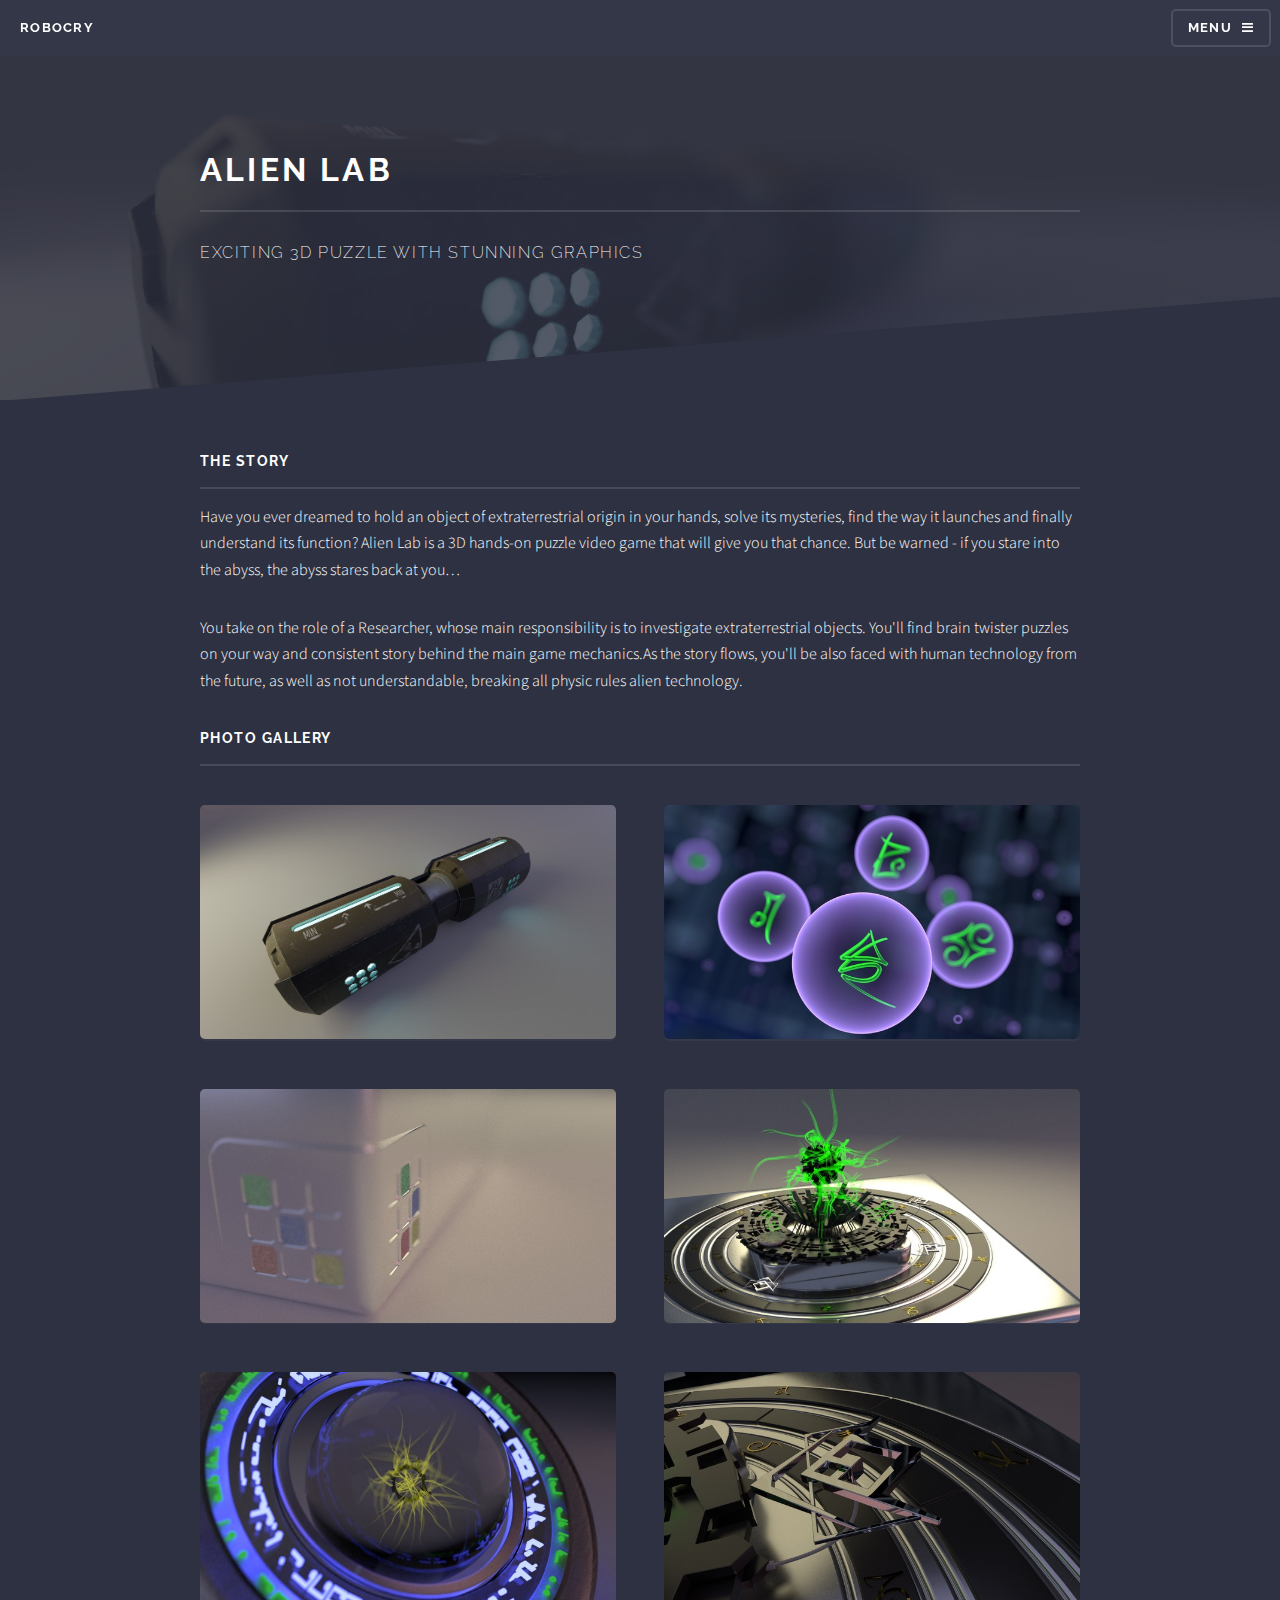
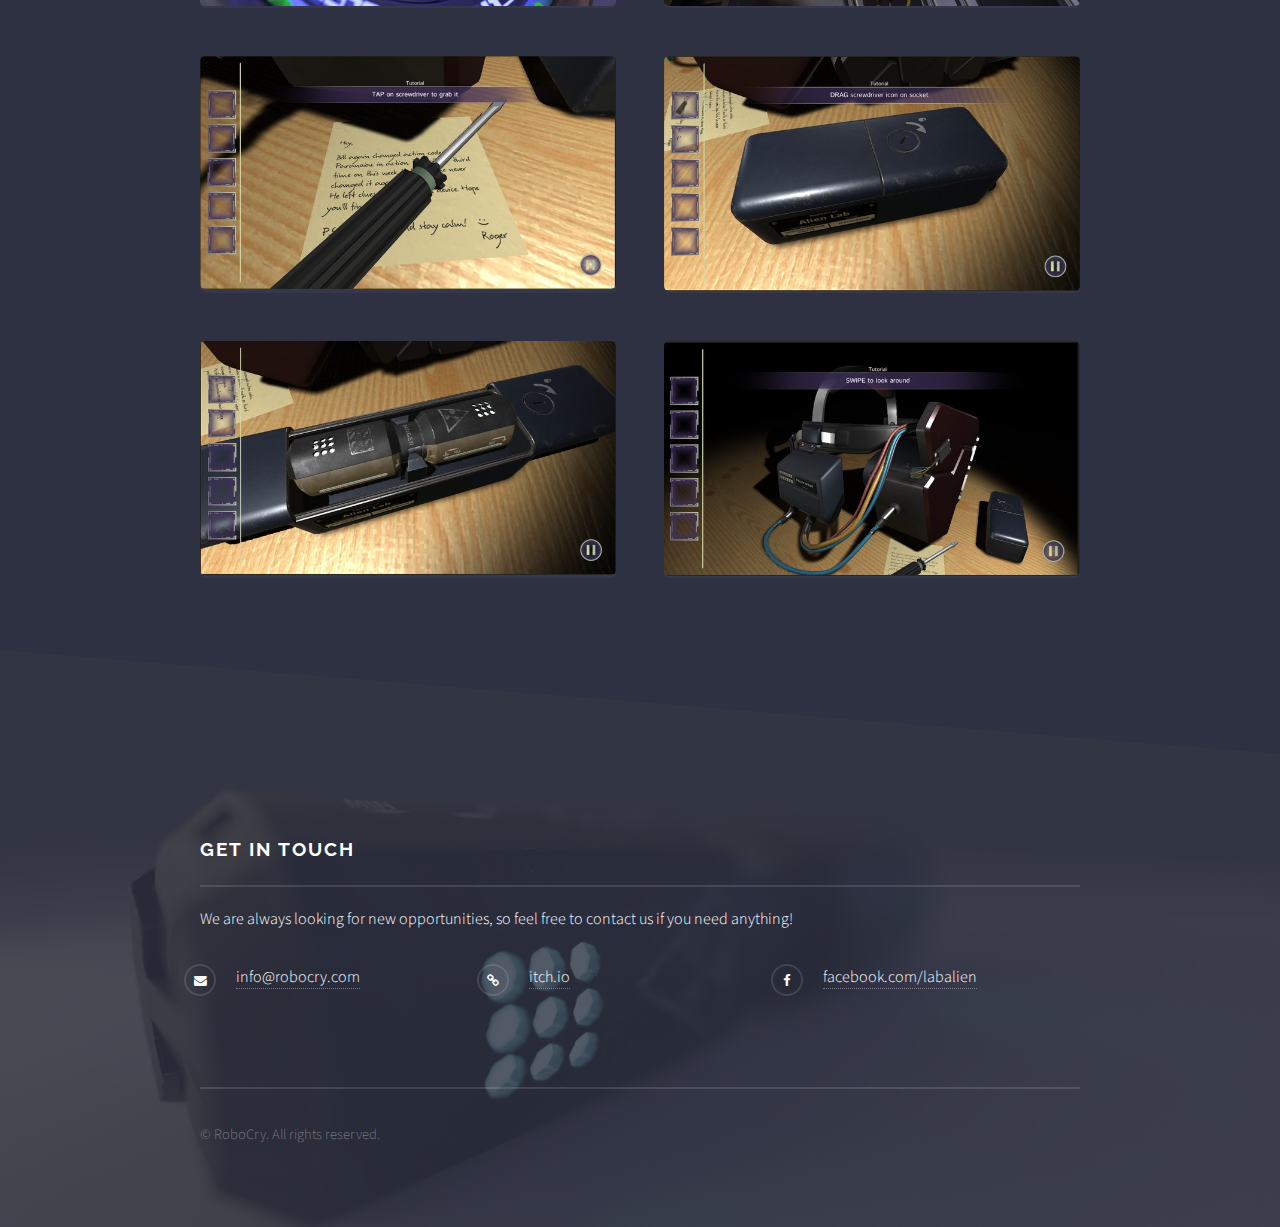
<file: alien_lab.html>
<!DOCTYPE HTML>
<!--
	Solid State by HTML5 UP
	html5up.net | @ajlkn
	Free for personal and commercial use under the CCA 3.0 license (html5up.net/license)
-->
<html>
<head>
	<title>RoboCry - Indie game development studio</title>
	<meta charset="utf-8" />
	<meta name="viewport" content="width=device-width, initial-scale=1, user-scalable=no" />
	<link rel="stylesheet" href="assets/css/main.css" />
	<noscript><link rel="stylesheet" href="assets/css/noscript.css" /></noscript>
</head>
<body class="is-preload">

<!-- Page Wrapper -->
<div id="page-wrapper">

	<!-- Header -->
	<header id="header">
		<h1><a href="index.html">RoboCry</a></h1>
		<nav>
			<a href="#menu">Menu</a>
		</nav>
	</header>

	<!-- Menu -->
	<nav id="menu">
		<div class="inner">
			<h2>Menu</h2>
			<ul class="links">
				<li><a href="index.html">Home</a></li>
				<li><a href="team.html">Meet the team</a></li>
				<li><a href="alien_lab.html">Game: Alien Lab</a></li>
				<li><a href="blot.html">Game: Blot</a></li>
				<!--<li><a href="elements.html">Elements</a></li>-->
				<!--<li><a href="#">Log In</a></li>-->
				<!--<li><a href="#">Sign Up</a></li>-->
			</ul>
			<a href="#" class="close">Close</a>
		</div>
	</nav>

	<!-- Wrapper -->
	<section id="wrapper">
		<header>
			<div class="inner">
				<h2>Alien Lab</h2>
				<p>exciting 3d puzzle with stunning graphics</p>
			</div>
		</header>

		<!-- Content -->
		<div class="wrapper">
			<div class="inner">

				<h3 class="major">the story</h3>
				<p>Have you ever dreamed to hold an object of extraterrestrial origin in your hands, solve its mysteries, find the way it launches and finally understand its function? Alien Lab  is a 3D hands-on puzzle video game that will give you that chance. But be warned - if you stare into the abyss, the abyss stares back at you…
				</p>
				<p>You take on the role of a Researcher, whose main responsibility is to investigate extraterrestrial objects. You'll find brain twister puzzles on your way and consistent story behind the main game mechanics.As the story flows, you'll be also faced with human technology from the future, as well as not understandable, breaking all physic rules alien technology.
				</p>

				<!--<p>Vestibulum ultrices risus velit, sit amet blandit massa auctor sit amet. Sed eu lectus sem. Phasellus in odio at ipsum porttitor mollis id vel diam. Praesent sit amet posuere risus, eu faucibus lectus. Vivamus ex ligula, tempus pulvinar ipsum in, auctor porta quam. Proin nec commodo, vel scelerisque nisi scelerisque. Suspendisse id quam vel tortor tincidunt suscipit. Nullam auctor orci eu dolor consectetur, interdum ullamcorper ante tincidunt. Mauris felis nec felis elementum varius.</p>-->

				<h3 class="major">photo gallery</h3>
				<!--<p>Cras mattis ante fermentum, malesuada neque vitae, eleifend erat. Phasellus non pulvinar erat. Fusce tincidunt, nisl eget mattis egestas, purus ipsum consequat orci, sit amet lobortis lorem lacus in tellus. Sed ac elementum arcu. Quisque placerat auctor laoreet.</p>-->

				<section class="features photos">
					<!--<article>-->
						<!--<div class="image"><img src="images/pic04.jpg" alt="" /></div>-->
					<!--</article>-->
					<article>
						<div class="image"><img src="images/pic05.jpg" alt="" /></div>
					</article>
					<article>
						<div class="image"><img src="images/001_meta_reality.jpg" alt="" /></div>
					</article>
					<article>
						<div class="image"><img src="images/003_bottom_box_puzzle.jpg" alt="" /></div>
					</article>
					<article>
						<div class="image"><img src="images/004_cube_top_puzzle_unlocked.jpg" alt="" /></div>
					</article>
					<article>
						<div class="image"><img src="images/005_morph.jpg" alt="" /></div>
					</article>
					<article>
						<div class="image"><img src="images/006_top_puzzle_close.jpg" alt="" /></div>
					</article>
					<article>
						<div class="image"><img src="images/007_gameplay_screwdriver.jpg" alt="" /></div>
					</article>
					<article>
						<div class="image"><img src="images/008_gameplay_resonator_box.jpg" alt="" /></div>
					</article>
					<article>
						<div class="image"><img src="images/009_gameplay_resonator_box_open.jpg" alt="" /></div>
					</article>
					<article>
						<div class="image"><img src="images/010_gameplay_start.jpg" alt="" /></div>
					</article>

				</section>

			</div>
		</div>

	</section>

	<!-- Footer -->
	<section id="footer">
		<div class="inner">
			<h2 class="major">Get in touch</h2>
			<p>We are always looking for new opportunities, so feel free to contact us if you need anything!</p>
			<!--<form method="post" action="#">-->
			<!--<div class="fields">-->
			<!--<div class="field">-->
			<!--<label for="name">Name</label>-->
			<!--<input type="text" name="name" id="name" />-->
			<!--</div>-->
			<!--<div class="field">-->
			<!--<label for="email">Email</label>-->
			<!--<input type="email" name="email" id="email" />-->
			<!--</div>-->
			<!--<div class="field">-->
			<!--<label for="message">Message</label>-->
			<!--<textarea name="message" id="message" rows="4"></textarea>-->
			<!--</div>-->
			<!--</div>-->
			<!--<ul class="actions">-->
			<!--<li><input type="submit" value="Send Message" /></li>-->
			<!--</ul>-->
			<!--</form>-->
			<ul class="contact actions fit">
				<!--<li class="fa-home">-->
				<!--Untitled Inc<br />-->
				<!--1234 Somewhere Road Suite #2894<br />-->
				<!--Nashville, TN 00000-0000-->
				<!--</li>-->
				<!--<li class="fa-phone">(000) 000-0000</li>-->
				<li class="fa-envelope"><a href="mailto:info@robocry.com">info@robocry.com</a></li>
				<li class="fa-link"><a href="https://robocry.itch.io">itch.io</a></li>
				<li class="fa-facebook"><a href="https://facebook.com/labalien">facebook.com/labalien</a></li>
				<!--<li class="fa-instagram"><a href="#">instagram.com/untitled-tld</a></li>-->
			</ul>
			<ul class="copyright">
				<li>&copy; RoboCry. All rights reserved.</li>
			</ul>
		</div>
	</section>

</div>

<!-- Scripts -->
<script src="assets/js/jquery.min.js"></script>
<script src="assets/js/jquery.scrollex.min.js"></script>
<script src="assets/js/browser.min.js"></script>
<script src="assets/js/breakpoints.min.js"></script>
<script src="assets/js/util.js"></script>
<script src="assets/js/main.js"></script>
<!-- Global site tag (gtag.js) - Google Analytics -->
<script async src="https://www.googletagmanager.com/gtag/js?id=UA-124170208-1"></script>
<script>
	window.dataLayer = window.dataLayer || [];
	function gtag(){dataLayer.push(arguments);}
	gtag('js', new Date());

	gtag('config', 'UA-124170208-1');
</script>
</body>
</html>
</file>
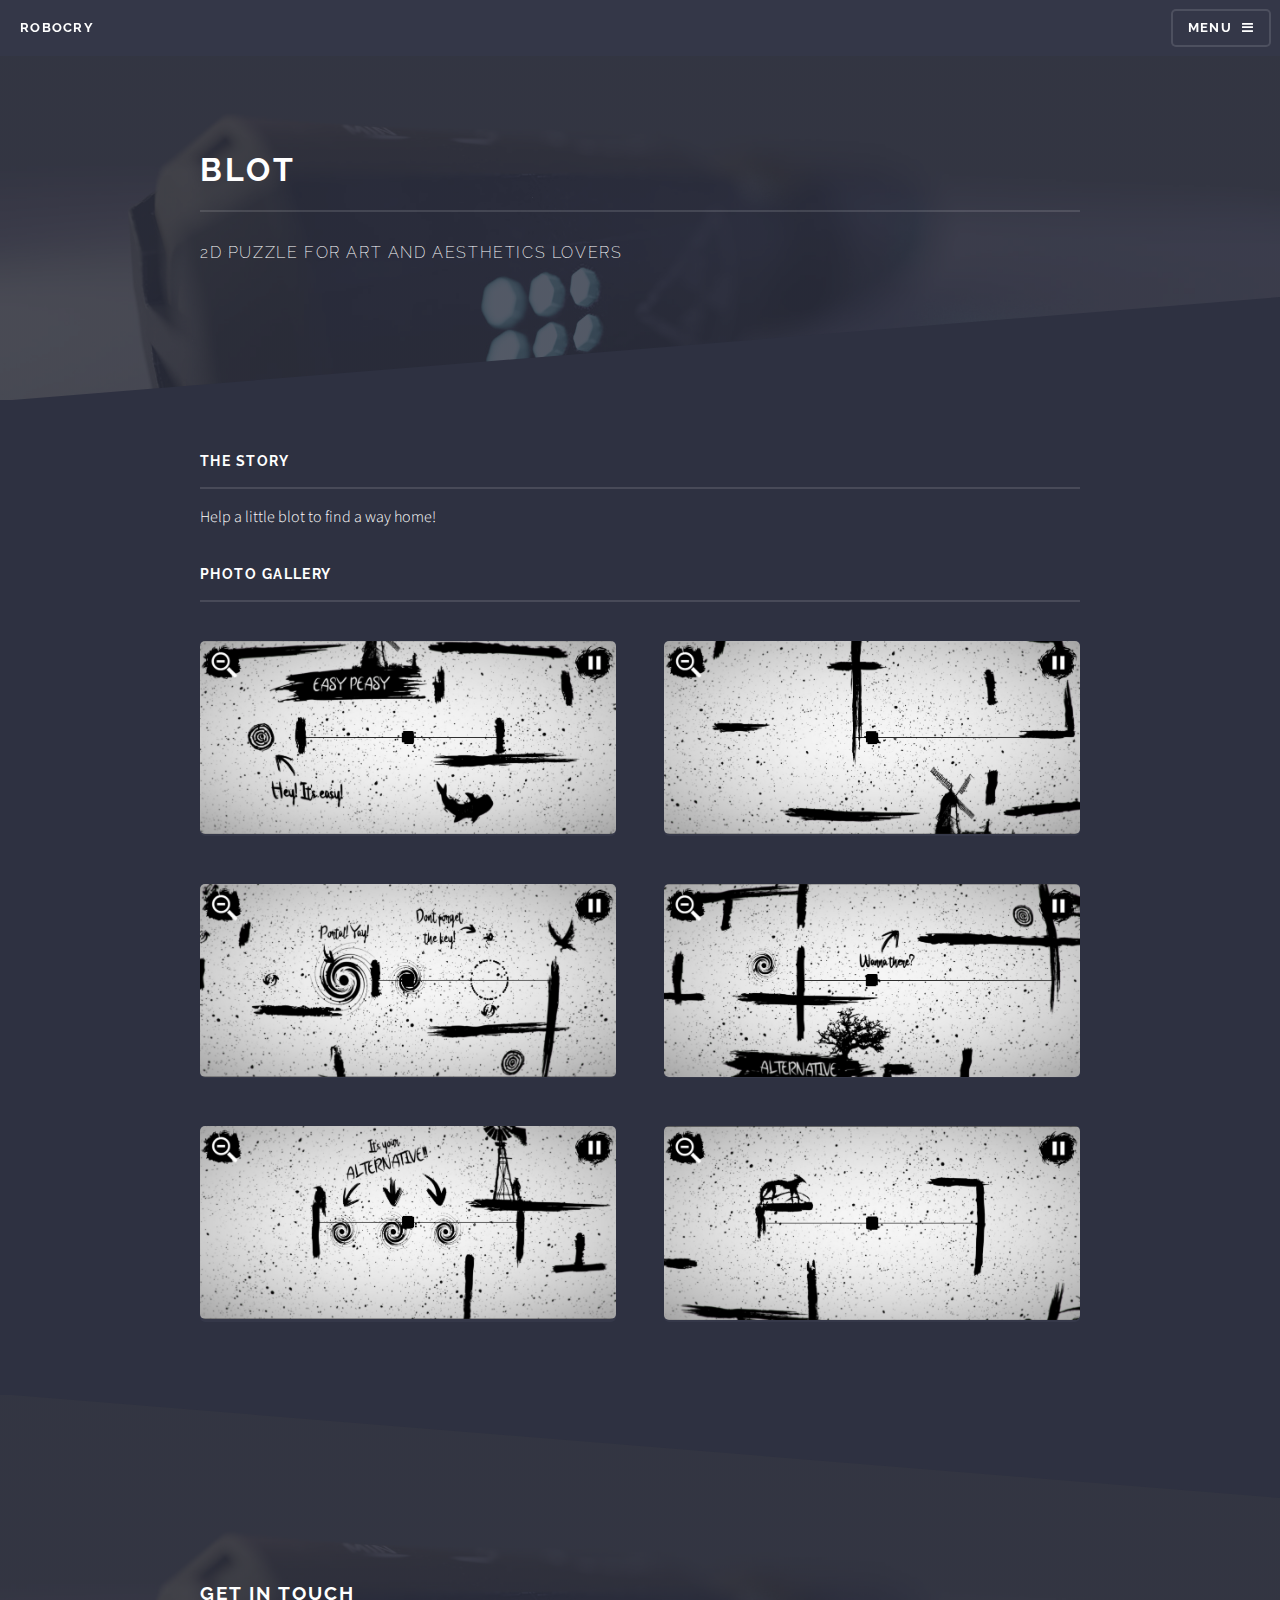
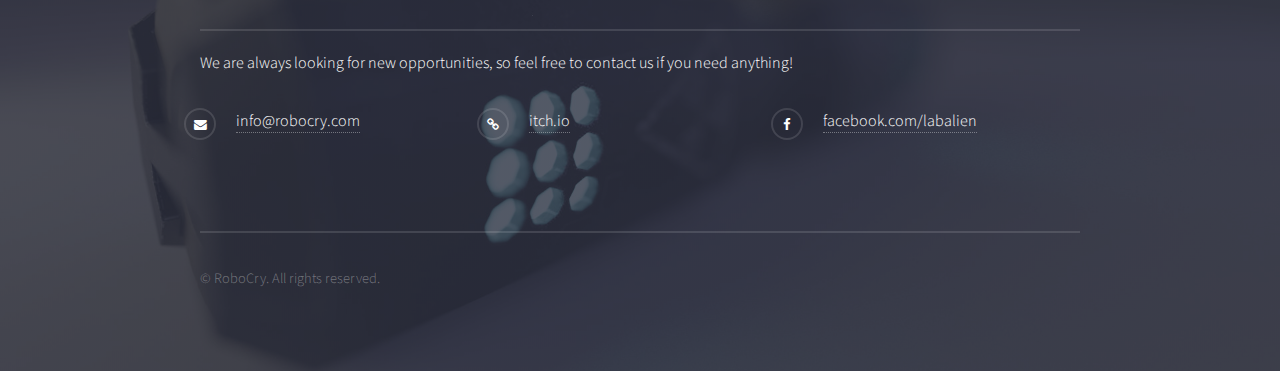
<file: blot.html>
<!DOCTYPE HTML>
<!--
	Solid State by HTML5 UP
	html5up.net | @ajlkn
	Free for personal and commercial use under the CCA 3.0 license (html5up.net/license)
-->
<html>
<head>
	<title>RoboCry - Indie game development studio</title>
	<meta charset="utf-8" />
	<meta name="viewport" content="width=device-width, initial-scale=1, user-scalable=no" />
	<link rel="stylesheet" href="assets/css/main.css" />
	<noscript><link rel="stylesheet" href="assets/css/noscript.css" /></noscript>
</head>
<body class="is-preload blot_game">

<!-- Page Wrapper -->
<div id="page-wrapper">

	<!-- Header -->
	<header id="header" class="blot_game">
		<h1><a href="index.html">RoboCry</a></h1>
		<nav>
			<a href="#menu">Menu</a>
		</nav>
	</header>

	<!-- Menu -->
	<nav id="menu">
		<div class="inner">
			<h2>Menu</h2>
			<ul class="links">
				<li><a href="index.html">Home</a></li>
				<li><a href="team.html">Meet the team</a></li>
				<li><a href="alien_lab.html">Game: Alien Lab</a></li>
				<li><a href="blot.html">Game: Blot</a></li>
				<!--<li><a href="elements.html">Elements</a></li>-->
				<!--<li><a href="#">Log In</a></li>-->
				<!--<li><a href="#">Sign Up</a></li>-->
			</ul>
			<a href="#" class="close">Close</a>
		</div>
	</nav>

	<!-- Wrapper -->
	<section id="wrapper">
		<header class='blot_game'>
			<div class="inner">
				<h2>Blot</h2>
				<p>2d puzzle for art and aesthetics lovers</p>
			</div>
		</header>

		<!-- Content -->
		<div class="wrapper">
			<div class="inner">

				<h3 class="major">the story</h3>
				<p>Help a little blot to find a way home!
				</p>

				<!--<p>Vestibulum ultrices risus velit, sit amet blandit massa auctor sit amet. Sed eu lectus sem. Phasellus in odio at ipsum porttitor mollis id vel diam. Praesent sit amet posuere risus, eu faucibus lectus. Vivamus ex ligula, tempus pulvinar ipsum in, auctor porta quam. Proin nec commodo, vel scelerisque nisi scelerisque. Suspendisse id quam vel tortor tincidunt suscipit. Nullam auctor orci eu dolor consectetur, interdum ullamcorper ante tincidunt. Mauris felis nec felis elementum varius.</p>-->

				<h3 class="major">photo gallery</h3>
				<!--<p>Cras mattis ante fermentum, malesuada neque vitae, eleifend erat. Phasellus non pulvinar erat. Fusce tincidunt, nisl eget mattis egestas, purus ipsum consequat orci, sit amet lobortis lorem lacus in tellus. Sed ac elementum arcu. Quisque placerat auctor laoreet.</p>-->

				<section class="features photos">
					<!--<article>-->
						<!--<div class="image"><img src="images/pic04.jpg" alt="" /></div>-->
					<!--</article>-->
					<article>
						<div class="image"><img src="images/blot_1.jpg" alt="" /></div>
					</article>
					<article>
						<div class="image"><img src="images/blot_2.jpg" alt="" /></div>
					</article>
					<article>
						<div class="image"><img src="images/blot_3.jpg" alt="" /></div>
					</article>
					<article>
						<div class="image"><img src="images/blot_4.jpg" alt="" /></div>
					</article>
					<article>
						<div class="image"><img src="images/blot_5.jpg" alt="" /></div>
					</article>
					<article>
						<div class="image"><img src="images/blot_6.jpg" alt="" /></div>
					</article>
				</section>

			</div>
		</div>

	</section>

	<!-- Footer -->
	<section id="footer">
		<div class="inner">
			<h2 class="major">Get in touch</h2>
			<p>We are always looking for new opportunities, so feel free to contact us if you need anything!</p>
			<!--<form method="post" action="#">-->
			<!--<div class="fields">-->
			<!--<div class="field">-->
			<!--<label for="name">Name</label>-->
			<!--<input type="text" name="name" id="name" />-->
			<!--</div>-->
			<!--<div class="field">-->
			<!--<label for="email">Email</label>-->
			<!--<input type="email" name="email" id="email" />-->
			<!--</div>-->
			<!--<div class="field">-->
			<!--<label for="message">Message</label>-->
			<!--<textarea name="message" id="message" rows="4"></textarea>-->
			<!--</div>-->
			<!--</div>-->
			<!--<ul class="actions">-->
			<!--<li><input type="submit" value="Send Message" /></li>-->
			<!--</ul>-->
			<!--</form>-->
			<ul class="contact actions fit">
				<!--<li class="fa-home">-->
				<!--Untitled Inc<br />-->
				<!--1234 Somewhere Road Suite #2894<br />-->
				<!--Nashville, TN 00000-0000-->
				<!--</li>-->
				<!--<li class="fa-phone">(000) 000-0000</li>-->
				<li class="fa-envelope"><a href="mailto:info@robocry.com">info@robocry.com</a></li>
				<li class="fa-link"><a href="https://robocry.itch.io">itch.io</a></li>
				<li class="fa-facebook"><a href="https://facebook.com/labalien">facebook.com/labalien</a></li>
				<!--<li class="fa-instagram"><a href="#">instagram.com/untitled-tld</a></li>-->
			</ul>
			<ul class="copyright">
				<li>&copy; RoboCry. All rights reserved.</li>
			</ul>
		</div>
	</section>

</div>

<!-- Scripts -->
<script src="assets/js/jquery.min.js"></script>
<script src="assets/js/jquery.scrollex.min.js"></script>
<script src="assets/js/browser.min.js"></script>
<script src="assets/js/breakpoints.min.js"></script>
<script src="assets/js/util.js"></script>
<script src="assets/js/main.js"></script>
<!-- Global site tag (gtag.js) - Google Analytics -->
<script async src="https://www.googletagmanager.com/gtag/js?id=UA-124170208-1"></script>
<script>
	window.dataLayer = window.dataLayer || [];
	function gtag(){dataLayer.push(arguments);}
	gtag('js', new Date());

	gtag('config', 'UA-124170208-1');
</script>
</body>
</html>
</file>
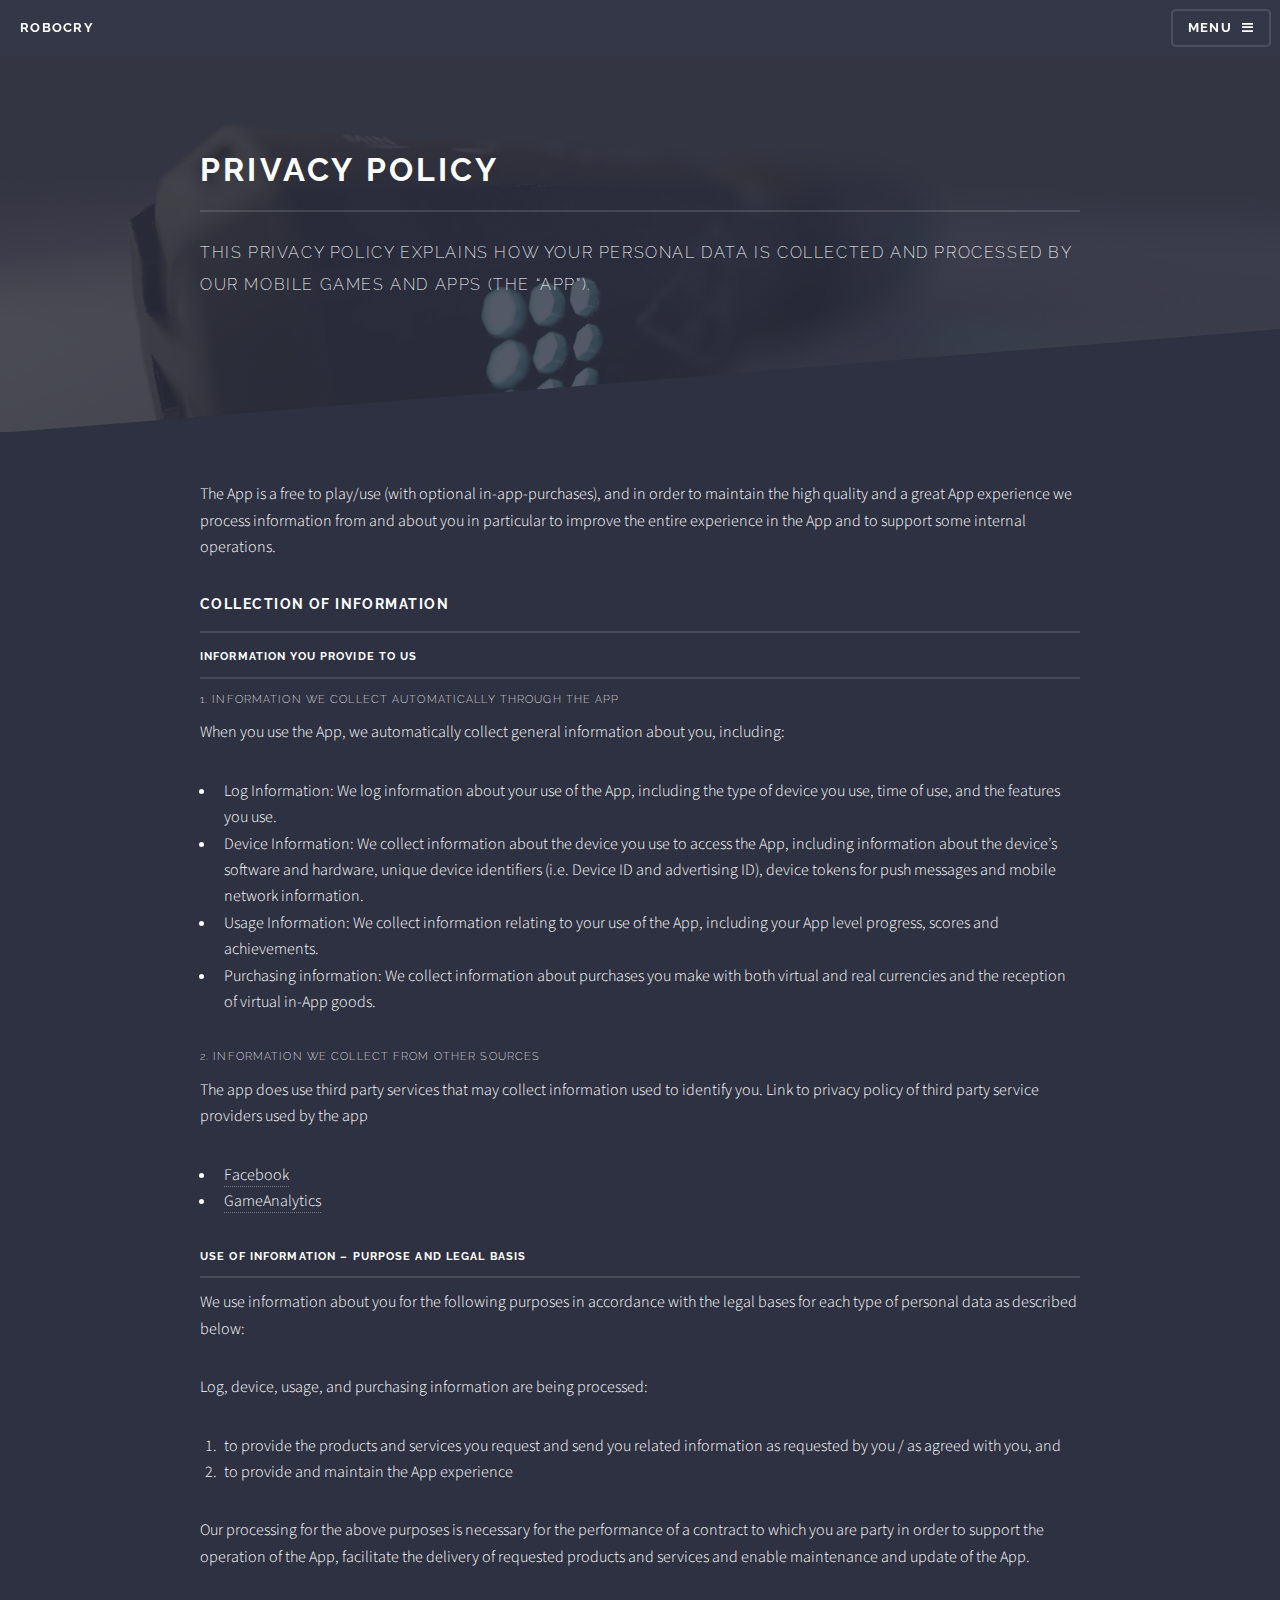
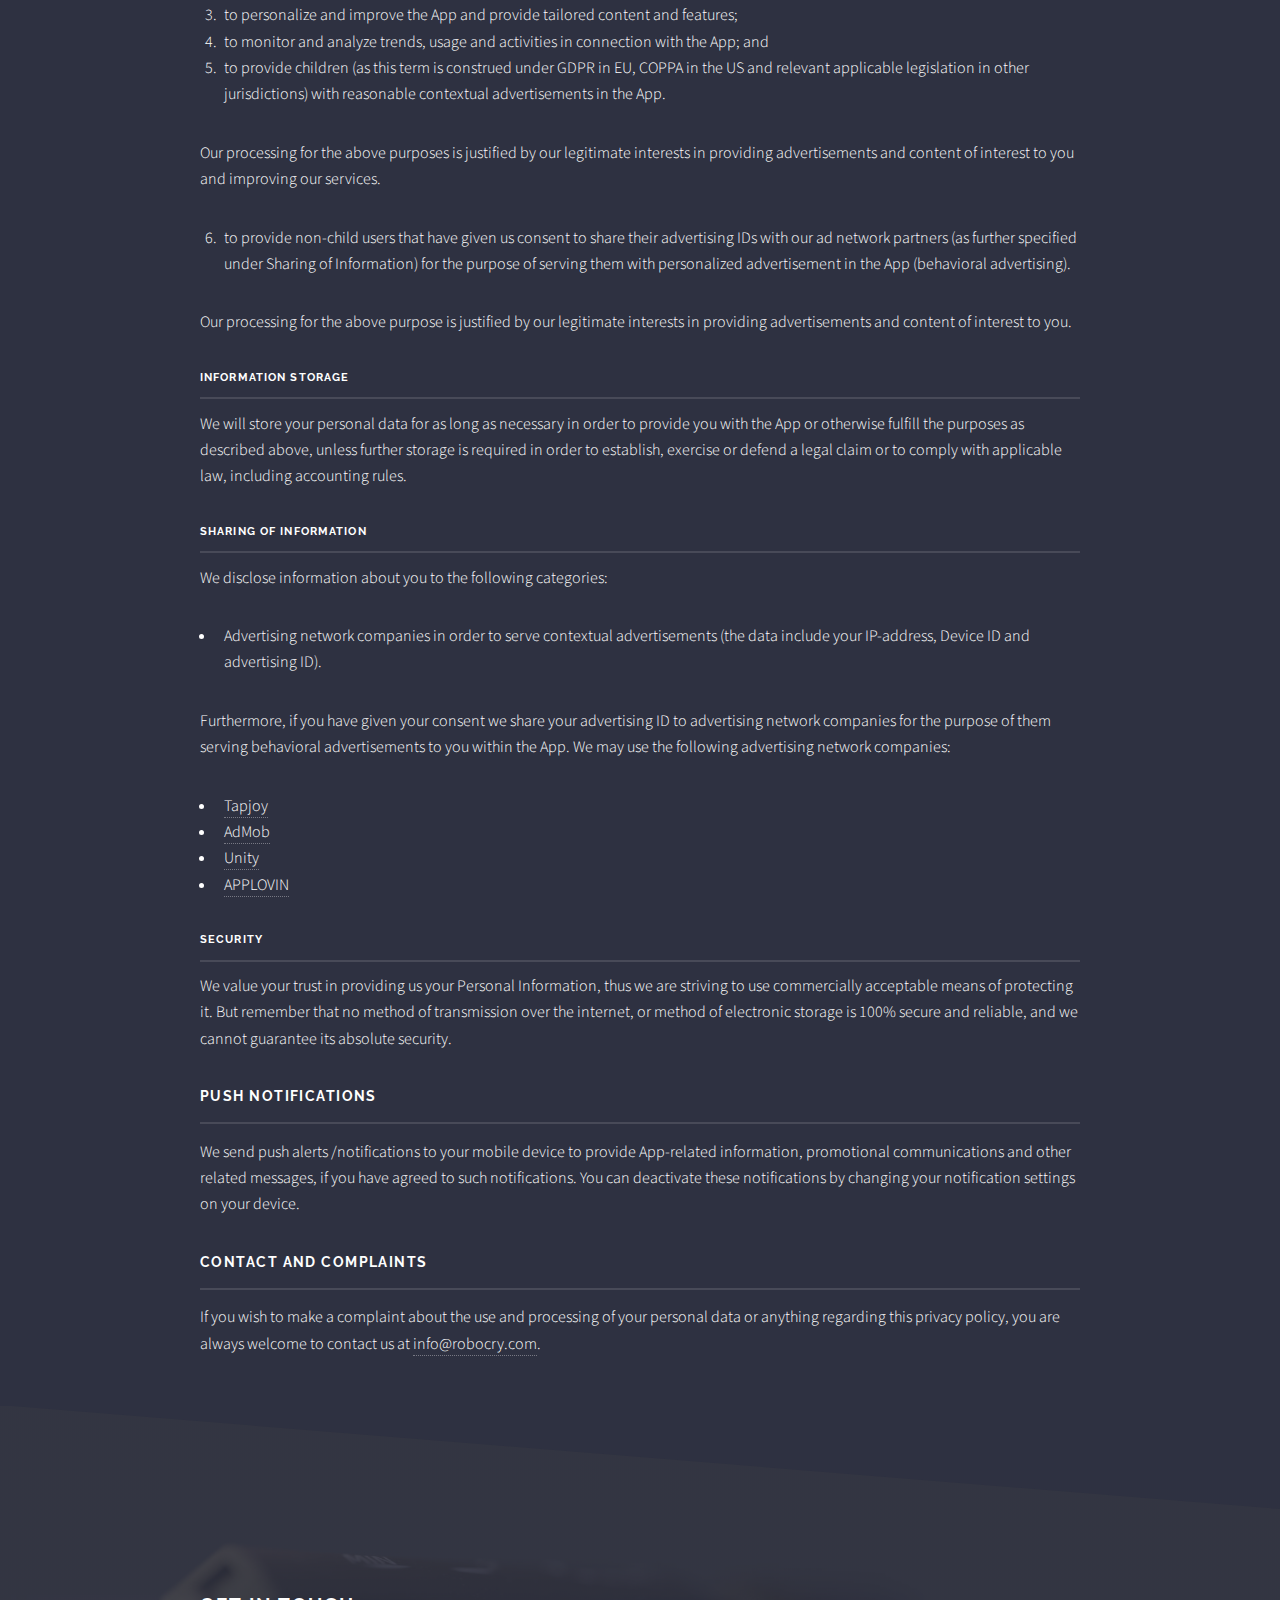
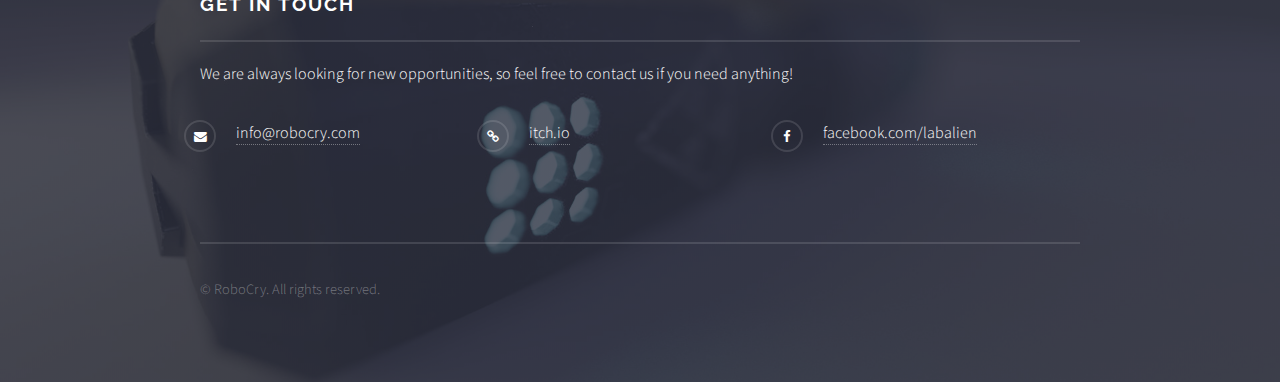
<file: privacy_policy.html>
<!DOCTYPE HTML>
<!--
	Solid State by HTML5 UP
	html5up.net | @ajlkn
	Free for personal and commercial use under the CCA 3.0 license (html5up.net/license)
-->
<html>
<head>
	<title>RoboCry - Indie game development studio</title>
	<meta charset="utf-8" />
	<meta name="viewport" content="width=device-width, initial-scale=1, user-scalable=no" />
	<link rel="stylesheet" href="assets/css/main.css" />
	<noscript><link rel="stylesheet" href="assets/css/noscript.css" /></noscript>
</head>
<body class="is-preload privacy">

<!-- Page Wrapper -->
<div id="page-wrapper">

	<!-- Header -->
	<header id="header" class="blot_game">
		<h1><a href="index.html">RoboCry</a></h1>
		<nav>
			<a href="#menu">Menu</a>
		</nav>
	</header>

	<!-- Menu -->
	<nav id="menu">
		<div class="inner">
			<h2>Menu</h2>
			<ul class="links">
				<li><a href="index.html">Home</a></li>
				<li><a href="team.html">Meet the team</a></li>
				<li><a href="alien_lab.html">Game: Alien Lab</a></li>
				<li><a href="blot.html">Game: Blot</a></li>
				<!--<li><a href="elements.html">Elements</a></li>-->
				<!--<li><a href="#">Log In</a></li>-->
				<!--<li><a href="#">Sign Up</a></li>-->
			</ul>
			<a href="#" class="close">Close</a>
		</div>
	</nav>

	<!-- Wrapper -->
	<section id="wrapper">
		<header class='blot_game'>
			<div class="inner">
				<h2>Privacy Policy</h2>
			
				<p>This Privacy Policy explains how your personal data is collected and processed by our mobile games and apps (the “App”).</p>
			</div>
		</header>

		<!-- Content -->
		<div class="wrapper">
			<div class="inner">

				<p>The App is a free to play/use (with optional in-app-purchases), and in order to maintain the high quality and a great App experience we process information from and about you in particular to improve the entire experience in the App and to support some internal operations.</p>
				<h3 class="major">Collection of information</h3>
				<h4 class="major">Information you provide to us</h4>
				<h4 class=""><span>1. Information we collect automatically through the app</span></h4>
				<p>When you use the App, we automatically collect general information about you, including:</p>

				<ul class="c5 lst-kix_fsioyzc2aaj9-0 start">
					<li class="c3"><span class="c2">Log Information: We log information about your use of the App, including the type of device you use, time of use, and the features you use.</span></li>
					<li class="c3"><span class="c2">Device Information: We collect information about the device you use to access the App, including information about the device’s software and hardware, unique device identifiers (i.e. Device ID and advertising ID), device tokens for push messages and mobile network information.</span></li>
					<li class="c3"><span class="c2">Usage Information: We collect information relating to your use of the App, including your App level progress, scores and achievements.</span></li>
					<li class="c3"><span class="c2">Purchasing information: We collect information about purchases you make with both virtual and real currencies and the reception of virtual in-App goods.</span></li></ul>
				<h5 class=""><span>2. Information we collect from other sources</span></h5>
				<p>The app does use third party services that may collect information used to identify you. Link to privacy policy of third party service providers used by the app</p>
				<ul><li><span><a class="c15" href="https://www.facebook.com/about/privacy">Facebook</a></span></li><li class="c6"><span class="c17"><a class="c15" href="https://gameanalytics.com/privacy">GameAnalytics</a></span></li></ul>

				<h4 class="major">Use of information – purpose and legal basis</h4>

				<p class="c4"><span class="c2">We use information about you for the following purposes in accordance with the legal bases for each type of personal data as described below:</span></p><p class="c4"><span class="c2">Log, device, usage, and purchasing information are being processed:</span></p><ol class="c5 lst-kix_2p43k6mgxts8-0 start" start="1"><li class="c3"><span class="c2">to provide the products and services you request and send you related information as requested by you / as agreed with you, and</span></li><li class="c3"><span class="c2">to provide and maintain the App experience</span></li></ol><p class="c4"><span class="c2">Our processing for the above purposes is necessary for the performance of a contract to which you are party in order to support the operation of the App, facilitate the delivery of requested products and services and enable maintenance and update of the App.</span></p><ol class="c5 lst-kix_2p43k6mgxts8-0" start="3"><li class="c3"><span class="c2">to personalize and improve the App and provide tailored content and features;</span></li><li class="c3"><span class="c2">to monitor and analyze trends, usage and activities in connection with the App; and</span></li><li class="c3"><span class="c2">to provide children (as this term is construed under GDPR in EU, COPPA in the US and relevant applicable legislation in other jurisdictions) with reasonable contextual advertisements in the App.</span></li></ol><p class="c4"><span class="c2">Our processing for the above purposes is justified by our legitimate interests in providing advertisements and content of interest to you and improving our services.</span></p><ol class="c5 lst-kix_2p43k6mgxts8-0" start="6"><li class="c3"><span class="c2">to provide non-child users that have given us consent to share their advertising IDs with our ad network partners (as further specified under Sharing of Information) for the purpose of serving them with personalized advertisement in the App (behavioral advertising).</span></li></ol><p class="c4"><span class="c2">Our processing for the above purpose is justified by our legitimate interests in providing advertisements and content of interest to you.</span></p>

				<h4 class="major">Information Storage</h4>
				<p class="c4"><span class="c2">We will store your personal data for as long as necessary in order to provide you with the App or otherwise fulfill the purposes as described above, unless further storage is required in order to establish, exercise or defend a legal claim or to comply with applicable law, including accounting rules.</span></p>
				
				<h4 class="major">Sharing of information</h4>
				<p>We disclose information about you to the following categories:</p>
				<ul><li>Advertising network companies in order to serve contextual advertisements (the data include your IP-address, Device ID and advertising ID).</li></ul>

				
				<p>Furthermore, if you have given your consent we share your advertising ID to advertising network companies for the purpose of them serving behavioral advertisements to you within the App. We may use the following advertising network companies:</p>


<ul>
	<li><a href="https://home.tapjoy.com/legal/#privacy-policy">Tapjoy</a></li>
	<li><a href="https://policies.google.com/privacy?hl=en">AdMob</a></li>
	<li><a href="https://unity3d.com/legal/privacy-policy">Unity</a></li>
	<li><a href="https://www.applovin.com/privacy">APPLOVIN</a></li>
</ul>
				<h4 class="major">Security</h4>
				<p class="c7">We value your trust in providing us your Personal Information, thus we are striving to use commercially acceptable means of protecting it. But remember that no method of transmission over the internet, or method of electronic storage is 100% secure and reliable, and we cannot guarantee its absolute security.</p>
				
				<h3 class="major">Push notifications</h3>
				<p class="c4">We send push alerts /notifications to your mobile device to provide App-related information, promotional communications and other related messages, if you have agreed to such notifications. You can deactivate these notifications by changing your notification settings on your device.</p>
				
				<h3 class="major">Contact and complaints</h3><p class="c4"><span class="c2">If you wish to make a complaint about the use and processing of your personal data or anything regarding this privacy policy, you are always welcome to contact us at <a href="mailto:info@robocry.com">info@robocry.com</a>.</span></p>

				<p></p>
				<p></p>
				<p></p>

			</div>
		</div>

	</section>

	<!-- Footer -->
	<section id="footer">
		<div class="inner">
			<h2 class="major">Get in touch</h2>
			<p>We are always looking for new opportunities, so feel free to contact us if you need anything!</p>
			<!--<form method="post" action="#">-->
			<!--<div class="fields">-->
			<!--<div class="field">-->
			<!--<label for="name">Name</label>-->
			<!--<input type="text" name="name" id="name" />-->
			<!--</div>-->
			<!--<div class="field">-->
			<!--<label for="email">Email</label>-->
			<!--<input type="email" name="email" id="email" />-->
			<!--</div>-->
			<!--<div class="field">-->
			<!--<label for="message">Message</label>-->
			<!--<textarea name="message" id="message" rows="4"></textarea>-->
			<!--</div>-->
			<!--</div>-->
			<!--<ul class="actions">-->
			<!--<li><input type="submit" value="Send Message" /></li>-->
			<!--</ul>-->
			<!--</form>-->
			<ul class="contact actions fit">
				<!--<li class="fa-home">-->
				<!--Untitled Inc<br />-->
				<!--1234 Somewhere Road Suite #2894<br />-->
				<!--Nashville, TN 00000-0000-->
				<!--</li>-->
				<!--<li class="fa-phone">(000) 000-0000</li>-->
				<li class="fa-envelope"><a href="mailto:info@robocry.com">info@robocry.com</a></li>
				<li class="fa-link"><a href="https://robocry.itch.io">itch.io</a></li>
				<li class="fa-facebook"><a href="https://facebook.com/labalien">facebook.com/labalien</a></li>
				<!--<li class="fa-instagram"><a href="#">instagram.com/untitled-tld</a></li>-->
			</ul>
			<ul class="copyright">
				<li>&copy; RoboCry. All rights reserved.</li>
			</ul>
		</div>
	</section>

</div>

<!-- Scripts -->
<script src="assets/js/jquery.min.js"></script>
<script src="assets/js/jquery.scrollex.min.js"></script>
<script src="assets/js/browser.min.js"></script>
<script src="assets/js/breakpoints.min.js"></script>
<script src="assets/js/util.js"></script>
<script src="assets/js/main.js"></script>
<!-- Global site tag (gtag.js) - Google Analytics -->
<script async src="https://www.googletagmanager.com/gtag/js?id=UA-124170208-1"></script>
<script>
	window.dataLayer = window.dataLayer || [];
	function gtag(){dataLayer.push(arguments);}
	gtag('js', new Date());

	gtag('config', 'UA-124170208-1');
</script>
</body>
</html>
</file>
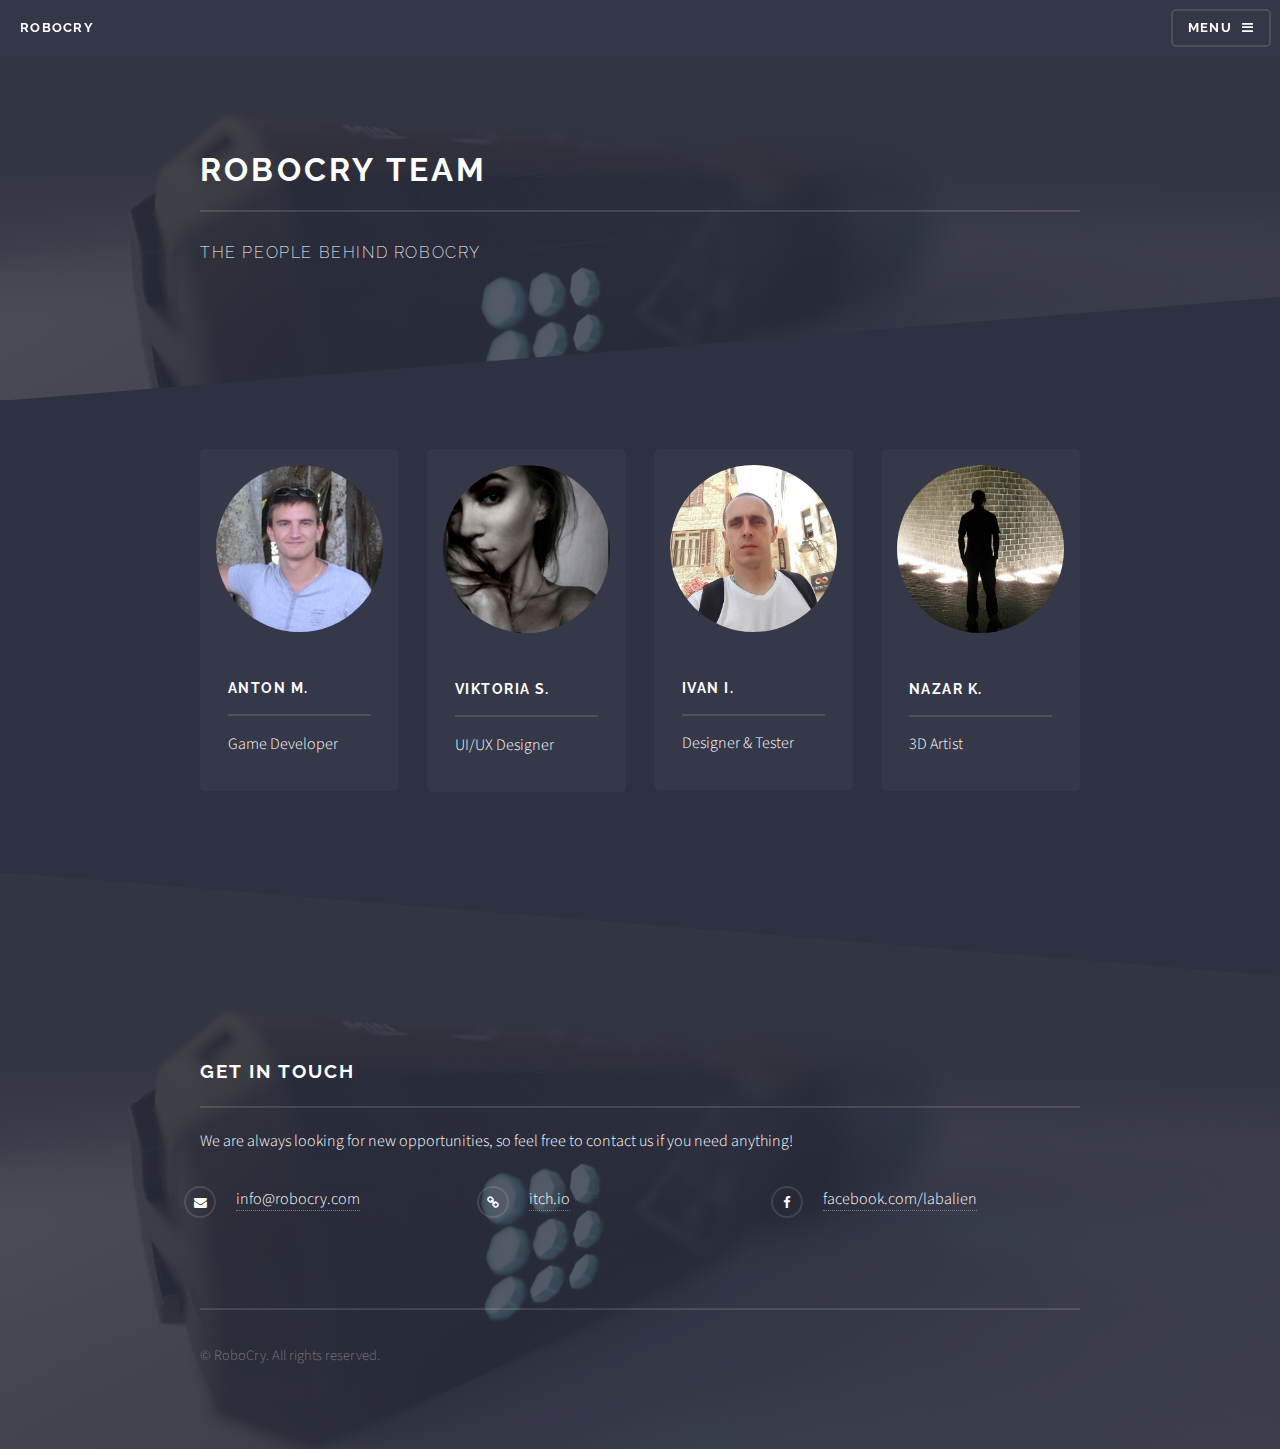
<file: team.html>
<!DOCTYPE HTML>
<!--
	Solid State by HTML5 UP
	html5up.net | @ajlkn
	Free for personal and commercial use under the CCA 3.0 license (html5up.net/license)
-->
<html>
<head>
	<title>RoboCry - Indie game development studio</title>
	<meta charset="utf-8" />
	<meta name="viewport" content="width=device-width, initial-scale=1, user-scalable=no" />
	<link rel="stylesheet" href="assets/css/main.css" />
	<noscript><link rel="stylesheet" href="assets/css/noscript.css" /></noscript>
</head>
<body class="is-preload team">

<!-- Page Wrapper -->
<div id="page-wrapper">

	<!-- Header -->
	<header id="header">
		<h1><a href="index.html">RoboCry</a></h1>
		<nav>
			<a href="#menu">Menu</a>
		</nav>
	</header>

	<!-- Menu -->
	<nav id="menu">
		<div class="inner">
			<h2>Menu</h2>
			<ul class="links">
				<li><a href="index.html">Home</a></li>
				<li><a href="team.html">Meet the team</a></li>
				<li><a href="alien_lab.html">Game: Alien Lab</a></li>
				<!--<li><a href="elements.html">Elements</a></li>-->
				<!--<li><a href="#">Log In</a></li>-->
				<!--<li><a href="#">Sign Up</a></li>-->
			</ul>
			<a href="#" class="close">Close</a>
		</div>
	</nav>

	<!-- Wrapper -->
	<section id="wrapper">
		<header>
			<div class="inner">
				<h2>RoboCry Team</h2>
				<p>The People behind RoboCry</p>
			</div>
		</header>

		<!-- Content -->
		<div class="wrapper">
			<div class="inner">

				<!--<h3 class="major">Lorem ipsum dolor</h3>-->
				<!--<p>Morbi mattis mi consectetur tortor elementum, varius pellentesque velit convallis. Aenean tincidunt lectus auctor mauris maximus, ac scelerisque ipsum tempor. Duis vulputate ex et ex tincidunt, quis lacinia velit aliquet. Duis non efficitur nisi, id malesuada justo. Maecenas sagittis felis ac sagittis semper. Curabitur purus leo donec vel dolor at arcu tincidunt bibendum. Interdum et malesuada fames ac ante ipsum primis in faucibus. Fusce ut aliquet justo. Donec id neque ipsum. Integer eget ultricies odio. Nam vel ex a orci fringilla tincidunt. Aliquam eleifend ligula non velit accumsan cursus. Etiam ut gravida sapien.</p>-->

				<!--<p>Vestibulum ultrices risus velit, sit amet blandit massa auctor sit amet. Sed eu lectus sem. Phasellus in odio at ipsum porttitor mollis id vel diam. Praesent sit amet posuere risus, eu faucibus lectus. Vivamus ex ligula, tempus pulvinar ipsum in, auctor porta quam. Proin nec commodo, vel scelerisque nisi scelerisque. Suspendisse id quam vel tortor tincidunt suscipit. Nullam auctor orci eu dolor consectetur, interdum ullamcorper ante tincidunt. Mauris felis nec felis elementum varius.</p>-->

				<!--<h3 class="major">Vitae phasellus</h3>-->
				<!--<p>Cras mattis ante fermentum, malesuada neque vitae, eleifend erat. Phasellus non pulvinar erat. Fusce tincidunt, nisl eget mattis egestas, purus ipsum consequat orci, sit amet lobortis lorem lacus in tellus. Sed ac elementum arcu. Quisque placerat auctor laoreet.</p>-->

				<section class="team features">
					<div class="box alt">
						<div class="row gtr-uniform">
							<div class="col-3">
								<article class="image fit">
									<div class="image"><img src="images/people_1.jpeg" alt="" /></div>
									<h3 class="major">Anton M.</h3>
									<p>Game Developer</p>
								</article>
							</div>
							<div class="col-3">
								<article class="image fit">
									<div class="image"><img src="images/people_2.jpeg" alt="" /></div>
									<h3 class="major">Viktoria S.</h3>
									<p>UI/UX Designer</p>
								</article>

							</div>
							<div class="col-3">
								<article class="image fit">
									<div class="image"><img src="images/people_3.jpeg" alt="" /></div>
									<h3 class="major">Ivan I.</h3>
									<p>Designer & Tester</p>
								</article>

							</div>
							<div class="col-3">
								<article class="image fit">
									<div class="image"><img src="images/people_4.jpeg" alt="" /></div>
									<h3 class="major">Nazar K.</h3>
									<p>3D Artist</p>
								</article>
							</div>
						</div>
					</div>

				</section>

			</div>
		</div>

	</section>

	<!-- Footer -->
	<section id="footer">
		<div class="inner">
			<h2 class="major">Get in touch</h2>
			<p>We are always looking for new opportunities, so feel free to contact us if you need anything!</p>
			<!--<form method="post" action="#">-->
			<!--<div class="fields">-->
			<!--<div class="field">-->
			<!--<label for="name">Name</label>-->
			<!--<input type="text" name="name" id="name" />-->
			<!--</div>-->
			<!--<div class="field">-->
			<!--<label for="email">Email</label>-->
			<!--<input type="email" name="email" id="email" />-->
			<!--</div>-->
			<!--<div class="field">-->
			<!--<label for="message">Message</label>-->
			<!--<textarea name="message" id="message" rows="4"></textarea>-->
			<!--</div>-->
			<!--</div>-->
			<!--<ul class="actions">-->
			<!--<li><input type="submit" value="Send Message" /></li>-->
			<!--</ul>-->
			<!--</form>-->
			<ul class="contact actions fit">
				<!--<li class="fa-home">-->
				<!--Untitled Inc<br />-->
				<!--1234 Somewhere Road Suite #2894<br />-->
				<!--Nashville, TN 00000-0000-->
				<!--</li>-->
				<!--<li class="fa-phone">(000) 000-0000</li>-->
				<li class="fa-envelope"><a href="mailto:info@robocry.com">info@robocry.com</a></li>
				<li class="fa-link"><a href="https://itch.io/t/292512/alien-lab-3d-puzzle-game">itch.io</a></li>
				<li class="fa-facebook"><a href="https://facebook.com/labalien">facebook.com/labalien</a></li>
				<!--<li class="fa-instagram"><a href="#">instagram.com/untitled-tld</a></li>-->
			</ul>
			<ul class="copyright">
				<li>&copy; RoboCry. All rights reserved.</li>
			</ul>
		</div>
	</section>

</div>

<!-- Scripts -->
<script src="assets/js/jquery.min.js"></script>
<script src="assets/js/jquery.scrollex.min.js"></script>
<script src="assets/js/browser.min.js"></script>
<script src="assets/js/breakpoints.min.js"></script>
<script src="assets/js/util.js"></script>
<script src="assets/js/main.js"></script>
<!-- Global site tag (gtag.js) - Google Analytics -->
<script async src="https://www.googletagmanager.com/gtag/js?id=UA-124170208-1"></script>
<script>
	window.dataLayer = window.dataLayer || [];
	function gtag(){dataLayer.push(arguments);}
	gtag('js', new Date());

	gtag('config', 'UA-124170208-1');
</script>
</body>
</html>
</file>
<file: assets/css/noscript.css>
/*
	Solid State by HTML5 UP
	html5up.net | @ajlkn
	Free for personal and commercial use under the CCA 3.0 license (html5up.net/license)
*/

/* Banner */

	body.is-preload #banner .logo {
		-moz-transform: none;
		-webkit-transform: none;
		-ms-transform: none;
		transform: none;
		opacity: 1;
	}

	body.is-preload #banner h2 {
		opacity: 1;
		-moz-transform: none;
		-webkit-transform: none;
		-ms-transform: none;
		transform: none;
		-moz-filter: none;
		-webkit-filter: none;
		-ms-filter: none;
		filter: none;
	}

	body.is-preload #banner p {
		opacity: 01;
		-moz-transform: none;
		-webkit-transform: none;
		-ms-transform: none;
		transform: none;
		-moz-filter: none;
		-webkit-filter: none;
		-ms-filter: none;
		filter: none;
	}
</file>
<file: assets/css/main.css>
@import url(font-awesome.min.css);
@import url("https://fonts.googleapis.com/css?family=Raleway:200,700|Source+Sans+Pro:300,600,300italic,600italic");

/*
	Solid State by HTML5 UP
	html5up.net | @ajlkn
	Free for personal and commercial use under the CCA 3.0 license (html5up.net/license)
*/

html, body, div, span, applet, object,
iframe, h1, h2, h3, h4, h5, h6, p, blockquote,
pre, a, abbr, acronym, address, big, cite,
code, del, dfn, em, img, ins, kbd, q, s, samp,
small, strike, strong, sub, sup, tt, var, b,
u, i, center, dl, dt, dd, ol, ul, li, fieldset,
form, label, legend, table, caption, tbody,
tfoot, thead, tr, th, td, article, aside,
canvas, details, embed, figure, figcaption,
footer, header, hgroup, menu, nav, output, ruby,
section, summary, time, mark, audio, video {
	margin: 0;
	padding: 0;
	border: 0;
	font-size: 100%;
	font: inherit;
	vertical-align: baseline;}

article, aside, details, figcaption, figure,
footer, header, hgroup, menu, nav, section {
	display: block;}

body {
	line-height: 1;
}

ol, ul {
	list-style: none;
}

blockquote, q {
	quotes: none;
}

	blockquote:before, blockquote:after, q:before, q:after {
		content: '';
		content: none;
	}

table {
	border-collapse: collapse;
	border-spacing: 0;
}

body {
	-webkit-text-size-adjust: none;
}

mark {
	background-color: transparent;
	color: inherit;
}

input::-moz-focus-inner {
	border: 0;
	padding: 0;
}

input, select, textarea {
	-moz-appearance: none;
	-webkit-appearance: none;
	-ms-appearance: none;
	appearance: none;
}

/* Basic */

	@-ms-viewport {
		width: device-width;
	}

	body {
		-ms-overflow-style: scrollbar;
	}

	@media screen and (max-width: 480px) {

		html, body {
			min-width: 320px;
		}

	}

	html {
		box-sizing: border-box;
	}

	*, *:before, *:after {
		box-sizing: inherit;
	}

	body {
		background-color: #2e3141;
		background-image: linear-gradient(to top, rgba(46, 49, 65, 0.8), rgba(46, 49, 65, 0.8)), url("../../images/bg.jpg");
		background-size: auto, cover;
		background-attachment: fixed, fixed;
		background-position: center, center;
	}

		body.is-preload *, body.is-preload *:before, body.is-preload *:after {
			-moz-animation: none !important;
			-webkit-animation: none !important;
			-ms-animation: none !important;
			animation: none !important;
			-moz-transition: none !important;
			-webkit-transition: none !important;
			-ms-transition: none !important;
			transition: none !important;
		}

/* Type */

	body, input, select, textarea {
		color: #ffffff;
		font-family: "Source Sans Pro", Helvetica, sans-serif;
		font-size: 16.5pt;
		font-weight: 300;
		line-height: 1.65;
	}

		@media screen and (max-width: 1680px) {

			body, input, select, textarea {
				font-size: 13pt;
			}

		}

		@media screen and (max-width: 1280px) {

			body, input, select, textarea {
				font-size: 12pt;
			}

		}

		@media screen and (max-width: 980px) {

			body, input, select, textarea {
				font-size: 12pt;
			}

		}

		@media screen and (max-width: 736px) {

			body, input, select, textarea {
				font-size: 12pt;
			}

		}

		@media screen and (max-width: 480px) {

			body, input, select, textarea {
				font-size: 12pt;
			}

		}

	a {
		-moz-transition: color 0.2s ease-in-out, border-bottom-color 0.2s ease-in-out;
		-webkit-transition: color 0.2s ease-in-out, border-bottom-color 0.2s ease-in-out;
		-ms-transition: color 0.2s ease-in-out, border-bottom-color 0.2s ease-in-out;
		transition: color 0.2s ease-in-out, border-bottom-color 0.2s ease-in-out;
		border-bottom: dotted 1px rgba(255, 255, 255, 0.35);
		color: #ffffff;
		text-decoration: none;
	}

		a:hover {
			border-bottom-color: transparent;
			color: #ffffff !important;
		}

		a.special:not(.button) {
			text-decoration: none;
			border-bottom: 0;
			display: block;
			font-family: Raleway, Helvetica, sans-serif;
			font-size: 0.8em;
			font-weight: 700;
			letter-spacing: 0.1em;
			margin: 0 0 2em 0;
			text-transform: uppercase;
		}

			a.special:not(.button):before {
				-moz-osx-font-smoothing: grayscale;
				-webkit-font-smoothing: antialiased;
				font-family: FontAwesome;
				font-style: normal;
				font-weight: normal;
				text-transform: none !important;
			}

			a.special:not(.button):before {
				-moz-transition: background-color 0.2s ease-in-out;
				-webkit-transition: background-color 0.2s ease-in-out;
				-ms-transition: background-color 0.2s ease-in-out;
				transition: background-color 0.2s ease-in-out;
				border-radius: 100%;
				border: solid 2px rgba(255, 255, 255, 0.125);
				content: '\f105';
				display: inline-block;
				font-size: 1.25em;
				height: 2em;
				line-height: 1.65em;
				margin-right: 0.85em;
				text-align: center;
				text-indent: 0.15em;
				vertical-align: middle;
				width: 2em;
			}

			a.special:not(.button):hover:before {
				background-color: rgba(255, 255, 255, 0.025);
			}

			a.special:not(.button):active:before {
				background-color: rgba(255, 255, 255, 0.075);
			}

	strong, b {
		color: #ffffff;
		font-weight: 600;
	}

	em, i {
		font-style: italic;
	}

	p {
		margin: 0 0 2em 0;
	}

	h1, h2, h3, h4, h5, h6 {
		color: #ffffff;
		font-family: Raleway, Helvetica, sans-serif;
		font-weight: 700;
		letter-spacing: 0.1em;
		margin: 0 0 1em 0;
		text-transform: uppercase;
	}

		h1 a, h2 a, h3 a, h4 a, h5 a, h6 a {
			color: inherit;
			text-decoration: none;
			border-bottom: 0;
		}

		h1 span, h2 span, h3 span, h4 span, h5 span, h6 span {
			font-weight: 200;
		}

		h1.major, h2.major, h3.major, h4.major, h5.major, h6.major {
			padding-bottom: 1em;
			border-bottom: solid 2px rgba(255, 255, 255, 0.125);
		}

	h2 {
		font-size: 1.2em;
	}

	h3 {
		font-size: 0.9em;
	}

	h4 {
		font-size: 0.7em;
	}

	h5 {
		font-size: 0.7em;
	}

	h6 {
		font-size: 0.7em;
	}

	@media screen and (max-width: 736px) {

		h2 {
			font-size: 1em;
		}

		h3 {
			font-size: 0.8em;
		}

	}

	sub {
		font-size: 0.8em;
		position: relative;
		top: 0.5em;
	}

	sup {
		font-size: 0.8em;
		position: relative;
		top: -0.5em;
	}

	blockquote {
		border-left: solid 4px rgba(255, 255, 255, 0.125);
		font-style: italic;
		margin: 0 0 2em 0;
		padding: 0.5em 0 0.5em 2em;
	}

	code {
		background: rgba(255, 255, 255, 0.025);
		border-radius: 5px;
		border: solid 2px rgba(255, 255, 255, 0.125);
		font-family: "Courier New", monospace;
		font-size: 0.9em;
		margin: 0 0.25em;
		padding: 0.25em 0.65em;
	}

	pre {
		-webkit-overflow-scrolling: touch;
		font-family: "Courier New", monospace;
		font-size: 0.9em;
		margin: 0 0 2em 0;
	}

		pre code {
			display: block;
			line-height: 1.75em;
			padding: 1em 1.5em;
			overflow-x: auto;
		}

	hr {
		border: 0;
		border-bottom: solid 2px rgba(255, 255, 255, 0.125);
		margin: 2.5em 0;
	}

		hr.major {
			margin: 4em 0;
		}

	.align-left {
		text-align: left;
	}

	.align-center {
		text-align: center;
	}

	.align-right {
		text-align: right;
	}

/* Row */

	.row {
		display: flex;
		flex-wrap: wrap;
		box-sizing: border-box;
		align-items: stretch;
	}

		.row > * {
			box-sizing: border-box;
		}

		.row.gtr-uniform > * > :last-child {
			margin-bottom: 0;
		}

		.row.aln-left {
			justify-content: flex-start;
		}

		.row.aln-center {
			justify-content: center;
		}

		.row.aln-right {
			justify-content: flex-end;
		}

		.row.aln-top {
			align-items: flex-start;
		}

		.row.aln-middle {
			align-items: center;
		}

		.row.aln-bottom {
			align-items: flex-end;
		}

		.row > .imp {
			order: -1;
		}

		.row > .col-1 {
			width: 8.3333333333%;
		}

		.row > .off-1 {
			margin-left: 8.3333333333%;
		}

		.row > .col-2 {
			width: 16.6666666667%;
		}

		.row > .off-2 {
			margin-left: 16.6666666667%;
		}

		.row > .col-3 {
			width: 25%;
		}

		.row > .off-3 {
			margin-left: 25%;
		}

		.row > .col-4 {
			width: 33.3333333333%;
		}

		.row > .off-4 {
			margin-left: 33.3333333333%;
		}

		.row > .col-5 {
			width: 41.6666666667%;
		}

		.row > .off-5 {
			margin-left: 41.6666666667%;
		}

		.row > .col-6 {
			width: 50%;
		}

		.row > .off-6 {
			margin-left: 50%;
		}

		.row > .col-7 {
			width: 58.3333333333%;
		}

		.row > .off-7 {
			margin-left: 58.3333333333%;
		}

		.row > .col-8 {
			width: 66.6666666667%;
		}

		.row > .off-8 {
			margin-left: 66.6666666667%;
		}

		.row > .col-9 {
			width: 75%;
		}

		.row > .off-9 {
			margin-left: 75%;
		}

		.row > .col-10 {
			width: 83.3333333333%;
		}

		.row > .off-10 {
			margin-left: 83.3333333333%;
		}

		.row > .col-11 {
			width: 91.6666666667%;
		}

		.row > .off-11 {
			margin-left: 91.6666666667%;
		}

		.row > .col-12 {
			width: 100%;
		}

		.row > .off-12 {
			margin-left: 100%;
		}

		.row.gtr-0 {
			margin-top: 0;
			margin-left: 0em;
		}

			.row.gtr-0 > * {
				padding: 0 0 0 0em;
			}

			.row.gtr-0.gtr-uniform {
				margin-top: 0em;
			}

				.row.gtr-0.gtr-uniform > * {
					padding-top: 0em;
				}

		.row.gtr-25 {
			margin-top: 0;
			margin-left: -0.4375em;
		}

			.row.gtr-25 > * {
				padding: 0 0 0 0.4375em;
			}

			.row.gtr-25.gtr-uniform {
				margin-top: -0.4375em;
			}

				.row.gtr-25.gtr-uniform > * {
					padding-top: 0.4375em;
				}

		.row.gtr-50 {
			margin-top: 0;
			margin-left: -0.875em;
		}

			.row.gtr-50 > * {
				padding: 0 0 0 0.875em;
			}

			.row.gtr-50.gtr-uniform {
				margin-top: -0.875em;
			}

				.row.gtr-50.gtr-uniform > * {
					padding-top: 0.875em;
				}

		.row {
			margin-top: 0;
			margin-left: -1.75em;
		}

			.row > * {
				padding: 0 0 0 1.75em;
			}

			.row.gtr-uniform {
				margin-top: -1.75em;
			}

				.row.gtr-uniform > * {
					padding-top: 1.75em;
				}

		.row.gtr-150 {
			margin-top: 0;
			margin-left: -2.625em;
		}

			.row.gtr-150 > * {
				padding: 0 0 0 2.625em;
			}

			.row.gtr-150.gtr-uniform {
				margin-top: -2.625em;
			}

				.row.gtr-150.gtr-uniform > * {
					padding-top: 2.625em;
				}

		.row.gtr-200 {
			margin-top: 0;
			margin-left: -3.5em;
		}

			.row.gtr-200 > * {
				padding: 0 0 0 3.5em;
			}

			.row.gtr-200.gtr-uniform {
				margin-top: -3.5em;
			}

				.row.gtr-200.gtr-uniform > * {
					padding-top: 3.5em;
				}

		@media screen and (max-width: 1680px) {

			.row {
				display: flex;
				flex-wrap: wrap;
				box-sizing: border-box;
				align-items: stretch;
			}

				.row > * {
					box-sizing: border-box;
				}

				.row.gtr-uniform > * > :last-child {
					margin-bottom: 0;
				}

				.row.aln-left {
					justify-content: flex-start;
				}

				.row.aln-center {
					justify-content: center;
				}

				.row.aln-right {
					justify-content: flex-end;
				}

				.row.aln-top {
					align-items: flex-start;
				}

				.row.aln-middle {
					align-items: center;
				}

				.row.aln-bottom {
					align-items: flex-end;
				}

				.row > .imp-xlarge {
					order: -1;
				}

				.row > .col-1-xlarge {
					width: 8.3333333333%;
				}

				.row > .off-1-xlarge {
					margin-left: 8.3333333333%;
				}

				.row > .col-2-xlarge {
					width: 16.6666666667%;
				}

				.row > .off-2-xlarge {
					margin-left: 16.6666666667%;
				}

				.row > .col-3-xlarge {
					width: 25%;
				}

				.row > .off-3-xlarge {
					margin-left: 25%;
				}

				.row > .col-4-xlarge {
					width: 33.3333333333%;
				}

				.row > .off-4-xlarge {
					margin-left: 33.3333333333%;
				}

				.row > .col-5-xlarge {
					width: 41.6666666667%;
				}

				.row > .off-5-xlarge {
					margin-left: 41.6666666667%;
				}

				.row > .col-6-xlarge {
					width: 50%;
				}

				.row > .off-6-xlarge {
					margin-left: 50%;
				}

				.row > .col-7-xlarge {
					width: 58.3333333333%;
				}

				.row > .off-7-xlarge {
					margin-left: 58.3333333333%;
				}

				.row > .col-8-xlarge {
					width: 66.6666666667%;
				}

				.row > .off-8-xlarge {
					margin-left: 66.6666666667%;
				}

				.row > .col-9-xlarge {
					width: 75%;
				}

				.row > .off-9-xlarge {
					margin-left: 75%;
				}

				.row > .col-10-xlarge {
					width: 83.3333333333%;
				}

				.row > .off-10-xlarge {
					margin-left: 83.3333333333%;
				}

				.row > .col-11-xlarge {
					width: 91.6666666667%;
				}

				.row > .off-11-xlarge {
					margin-left: 91.6666666667%;
				}

				.row > .col-12-xlarge {
					width: 100%;
				}

				.row > .off-12-xlarge {
					margin-left: 100%;
				}

				.row.gtr-0 {
					margin-top: 0;
					margin-left: 0em;
				}

					.row.gtr-0 > * {
						padding: 0 0 0 0em;
					}

					.row.gtr-0.gtr-uniform {
						margin-top: 0em;
					}

						.row.gtr-0.gtr-uniform > * {
							padding-top: 0em;
						}

				.row.gtr-25 {
					margin-top: 0;
					margin-left: -0.4375em;
				}

					.row.gtr-25 > * {
						padding: 0 0 0 0.4375em;
					}

					.row.gtr-25.gtr-uniform {
						margin-top: -0.4375em;
					}

						.row.gtr-25.gtr-uniform > * {
							padding-top: 0.4375em;
						}

				.row.gtr-50 {
					margin-top: 0;
					margin-left: -0.875em;
				}

					.row.gtr-50 > * {
						padding: 0 0 0 0.875em;
					}

					.row.gtr-50.gtr-uniform {
						margin-top: -0.875em;
					}

						.row.gtr-50.gtr-uniform > * {
							padding-top: 0.875em;
						}

				.row {
					margin-top: 0;
					margin-left: -1.75em;
				}

					.row > * {
						padding: 0 0 0 1.75em;
					}

					.row.gtr-uniform {
						margin-top: -1.75em;
					}

						.row.gtr-uniform > * {
							padding-top: 1.75em;
						}

				.row.gtr-150 {
					margin-top: 0;
					margin-left: -2.625em;
				}

					.row.gtr-150 > * {
						padding: 0 0 0 2.625em;
					}

					.row.gtr-150.gtr-uniform {
						margin-top: -2.625em;
					}

						.row.gtr-150.gtr-uniform > * {
							padding-top: 2.625em;
						}

				.row.gtr-200 {
					margin-top: 0;
					margin-left: -3.5em;
				}

					.row.gtr-200 > * {
						padding: 0 0 0 3.5em;
					}

					.row.gtr-200.gtr-uniform {
						margin-top: -3.5em;
					}

						.row.gtr-200.gtr-uniform > * {
							padding-top: 3.5em;
						}

		}

		@media screen and (max-width: 1280px) {

			.row {
				display: flex;
				flex-wrap: wrap;
				box-sizing: border-box;
				align-items: stretch;
			}

				.row > * {
					box-sizing: border-box;
				}

				.row.gtr-uniform > * > :last-child {
					margin-bottom: 0;
				}

				.row.aln-left {
					justify-content: flex-start;
				}

				.row.aln-center {
					justify-content: center;
				}

				.row.aln-right {
					justify-content: flex-end;
				}

				.row.aln-top {
					align-items: flex-start;
				}

				.row.aln-middle {
					align-items: center;
				}

				.row.aln-bottom {
					align-items: flex-end;
				}

				.row > .imp-large {
					order: -1;
				}

				.row > .col-1-large {
					width: 8.3333333333%;
				}

				.row > .off-1-large {
					margin-left: 8.3333333333%;
				}

				.row > .col-2-large {
					width: 16.6666666667%;
				}

				.row > .off-2-large {
					margin-left: 16.6666666667%;
				}

				.row > .col-3-large {
					width: 25%;
				}

				.row > .off-3-large {
					margin-left: 25%;
				}

				.row > .col-4-large {
					width: 33.3333333333%;
				}

				.row > .off-4-large {
					margin-left: 33.3333333333%;
				}

				.row > .col-5-large {
					width: 41.6666666667%;
				}

				.row > .off-5-large {
					margin-left: 41.6666666667%;
				}

				.row > .col-6-large {
					width: 50%;
				}

				.row > .off-6-large {
					margin-left: 50%;
				}

				.row > .col-7-large {
					width: 58.3333333333%;
				}

				.row > .off-7-large {
					margin-left: 58.3333333333%;
				}

				.row > .col-8-large {
					width: 66.6666666667%;
				}

				.row > .off-8-large {
					margin-left: 66.6666666667%;
				}

				.row > .col-9-large {
					width: 75%;
				}

				.row > .off-9-large {
					margin-left: 75%;
				}

				.row > .col-10-large {
					width: 83.3333333333%;
				}

				.row > .off-10-large {
					margin-left: 83.3333333333%;
				}

				.row > .col-11-large {
					width: 91.6666666667%;
				}

				.row > .off-11-large {
					margin-left: 91.6666666667%;
				}

				.row > .col-12-large {
					width: 100%;
				}

				.row > .off-12-large {
					margin-left: 100%;
				}

				.row.gtr-0 {
					margin-top: 0;
					margin-left: 0em;
				}

					.row.gtr-0 > * {
						padding: 0 0 0 0em;
					}

					.row.gtr-0.gtr-uniform {
						margin-top: 0em;
					}

						.row.gtr-0.gtr-uniform > * {
							padding-top: 0em;
						}

				.row.gtr-25 {
					margin-top: 0;
					margin-left: -0.4375em;
				}

					.row.gtr-25 > * {
						padding: 0 0 0 0.4375em;
					}

					.row.gtr-25.gtr-uniform {
						margin-top: -0.4375em;
					}

						.row.gtr-25.gtr-uniform > * {
							padding-top: 0.4375em;
						}

				.row.gtr-50 {
					margin-top: 0;
					margin-left: -0.875em;
				}

					.row.gtr-50 > * {
						padding: 0 0 0 0.875em;
					}

					.row.gtr-50.gtr-uniform {
						margin-top: -0.875em;
					}

						.row.gtr-50.gtr-uniform > * {
							padding-top: 0.875em;
						}

				.row {
					margin-top: 0;
					margin-left: -1.75em;
				}

					.row > * {
						padding: 0 0 0 1.75em;
					}

					.row.gtr-uniform {
						margin-top: -1.75em;
					}

						.row.gtr-uniform > * {
							padding-top: 1.75em;
						}

				.row.gtr-150 {
					margin-top: 0;
					margin-left: -2.625em;
				}

					.row.gtr-150 > * {
						padding: 0 0 0 2.625em;
					}

					.row.gtr-150.gtr-uniform {
						margin-top: -2.625em;
					}

						.row.gtr-150.gtr-uniform > * {
							padding-top: 2.625em;
						}

				.row.gtr-200 {
					margin-top: 0;
					margin-left: -3.5em;
				}

					.row.gtr-200 > * {
						padding: 0 0 0 3.5em;
					}

					.row.gtr-200.gtr-uniform {
						margin-top: -3.5em;
					}

						.row.gtr-200.gtr-uniform > * {
							padding-top: 3.5em;
						}

		}

		@media screen and (max-width: 980px) {

			.row {
				display: flex;
				flex-wrap: wrap;
				box-sizing: border-box;
				align-items: stretch;
			}

				.row > * {
					box-sizing: border-box;
				}

				.row.gtr-uniform > * > :last-child {
					margin-bottom: 0;
				}

				.row.aln-left {
					justify-content: flex-start;
				}

				.row.aln-center {
					justify-content: center;
				}

				.row.aln-right {
					justify-content: flex-end;
				}

				.row.aln-top {
					align-items: flex-start;
				}

				.row.aln-middle {
					align-items: center;
				}

				.row.aln-bottom {
					align-items: flex-end;
				}

				.row > .imp-medium {
					order: -1;
				}

				.row > .col-1-medium {
					width: 8.3333333333%;
				}

				.row > .off-1-medium {
					margin-left: 8.3333333333%;
				}

				.row > .col-2-medium {
					width: 16.6666666667%;
				}

				.row > .off-2-medium {
					margin-left: 16.6666666667%;
				}

				.row > .col-3-medium {
					width: 25%;
				}

				.row > .off-3-medium {
					margin-left: 25%;
				}

				.row > .col-4-medium {
					width: 33.3333333333%;
				}

				.row > .off-4-medium {
					margin-left: 33.3333333333%;
				}

				.row > .col-5-medium {
					width: 41.6666666667%;
				}

				.row > .off-5-medium {
					margin-left: 41.6666666667%;
				}

				.row > .col-6-medium {
					width: 50%;
				}

				.row > .off-6-medium {
					margin-left: 50%;
				}

				.row > .col-7-medium {
					width: 58.3333333333%;
				}

				.row > .off-7-medium {
					margin-left: 58.3333333333%;
				}

				.row > .col-8-medium {
					width: 66.6666666667%;
				}

				.row > .off-8-medium {
					margin-left: 66.6666666667%;
				}

				.row > .col-9-medium {
					width: 75%;
				}

				.row > .off-9-medium {
					margin-left: 75%;
				}

				.row > .col-10-medium {
					width: 83.3333333333%;
				}

				.row > .off-10-medium {
					margin-left: 83.3333333333%;
				}

				.row > .col-11-medium {
					width: 91.6666666667%;
				}

				.row > .off-11-medium {
					margin-left: 91.6666666667%;
				}

				.row > .col-12-medium {
					width: 100%;
				}

				.row > .off-12-medium {
					margin-left: 100%;
				}

				.row.gtr-0 {
					margin-top: 0;
					margin-left: 0em;
				}

					.row.gtr-0 > * {
						padding: 0 0 0 0em;
					}

					.row.gtr-0.gtr-uniform {
						margin-top: 0em;
					}

						.row.gtr-0.gtr-uniform > * {
							padding-top: 0em;
						}

				.row.gtr-25 {
					margin-top: 0;
					margin-left: -0.4375em;
				}

					.row.gtr-25 > * {
						padding: 0 0 0 0.4375em;
					}

					.row.gtr-25.gtr-uniform {
						margin-top: -0.4375em;
					}

						.row.gtr-25.gtr-uniform > * {
							padding-top: 0.4375em;
						}

				.row.gtr-50 {
					margin-top: 0;
					margin-left: -0.875em;
				}

					.row.gtr-50 > * {
						padding: 0 0 0 0.875em;
					}

					.row.gtr-50.gtr-uniform {
						margin-top: -0.875em;
					}

						.row.gtr-50.gtr-uniform > * {
							padding-top: 0.875em;
						}

				.row {
					margin-top: 0;
					margin-left: -1.75em;
				}

					.row > * {
						padding: 0 0 0 1.75em;
					}

					.row.gtr-uniform {
						margin-top: -1.75em;
					}

						.row.gtr-uniform > * {
							padding-top: 1.75em;
						}

				.row.gtr-150 {
					margin-top: 0;
					margin-left: -2.625em;
				}

					.row.gtr-150 > * {
						padding: 0 0 0 2.625em;
					}

					.row.gtr-150.gtr-uniform {
						margin-top: -2.625em;
					}

						.row.gtr-150.gtr-uniform > * {
							padding-top: 2.625em;
						}

				.row.gtr-200 {
					margin-top: 0;
					margin-left: -3.5em;
				}

					.row.gtr-200 > * {
						padding: 0 0 0 3.5em;
					}

					.row.gtr-200.gtr-uniform {
						margin-top: -3.5em;
					}

						.row.gtr-200.gtr-uniform > * {
							padding-top: 3.5em;
						}

		}

		@media screen and (max-width: 736px) {

			.row {
				display: flex;
				flex-wrap: wrap;
				box-sizing: border-box;
				align-items: stretch;
			}

				.row > * {
					box-sizing: border-box;
				}

				.row.gtr-uniform > * > :last-child {
					margin-bottom: 0;
				}

				.row.aln-left {
					justify-content: flex-start;
				}

				.row.aln-center {
					justify-content: center;
				}

				.row.aln-right {
					justify-content: flex-end;
				}

				.row.aln-top {
					align-items: flex-start;
				}

				.row.aln-middle {
					align-items: center;
				}

				.row.aln-bottom {
					align-items: flex-end;
				}

				.row > .imp-small {
					order: -1;
				}

				.row > .col-1-small {
					width: 8.3333333333%;
				}

				.row > .off-1-small {
					margin-left: 8.3333333333%;
				}

				.row > .col-2-small {
					width: 16.6666666667%;
				}

				.row > .off-2-small {
					margin-left: 16.6666666667%;
				}

				.row > .col-3-small {
					width: 25%;
				}

				.row > .off-3-small {
					margin-left: 25%;
				}

				.row > .col-4-small {
					width: 33.3333333333%;
				}

				.row > .off-4-small {
					margin-left: 33.3333333333%;
				}

				.row > .col-5-small {
					width: 41.6666666667%;
				}

				.row > .off-5-small {
					margin-left: 41.6666666667%;
				}

				.row > .col-6-small {
					width: 50%;
				}

				.row > .off-6-small {
					margin-left: 50%;
				}

				.row > .col-7-small {
					width: 58.3333333333%;
				}

				.row > .off-7-small {
					margin-left: 58.3333333333%;
				}

				.row > .col-8-small {
					width: 66.6666666667%;
				}

				.row > .off-8-small {
					margin-left: 66.6666666667%;
				}

				.row > .col-9-small {
					width: 75%;
				}

				.row > .off-9-small {
					margin-left: 75%;
				}

				.row > .col-10-small {
					width: 83.3333333333%;
				}

				.row > .off-10-small {
					margin-left: 83.3333333333%;
				}

				.row > .col-11-small {
					width: 91.6666666667%;
				}

				.row > .off-11-small {
					margin-left: 91.6666666667%;
				}

				.row > .col-12-small {
					width: 100%;
				}

				.row > .off-12-small {
					margin-left: 100%;
				}

				.row.gtr-0 {
					margin-top: 0;
					margin-left: 0em;
				}

					.row.gtr-0 > * {
						padding: 0 0 0 0em;
					}

					.row.gtr-0.gtr-uniform {
						margin-top: 0em;
					}

						.row.gtr-0.gtr-uniform > * {
							padding-top: 0em;
						}

				.row.gtr-25 {
					margin-top: 0;
					margin-left: -0.3125em;
				}

					.row.gtr-25 > * {
						padding: 0 0 0 0.3125em;
					}

					.row.gtr-25.gtr-uniform {
						margin-top: -0.3125em;
					}

						.row.gtr-25.gtr-uniform > * {
							padding-top: 0.3125em;
						}

				.row.gtr-50 {
					margin-top: 0;
					margin-left: -0.625em;
				}

					.row.gtr-50 > * {
						padding: 0 0 0 0.625em;
					}

					.row.gtr-50.gtr-uniform {
						margin-top: -0.625em;
					}

						.row.gtr-50.gtr-uniform > * {
							padding-top: 0.625em;
						}

				.row {
					margin-top: 0;
					margin-left: -1.25em;
				}

					.row > * {
						padding: 0 0 0 1.25em;
					}

					.row.gtr-uniform {
						margin-top: -1.25em;
					}

						.row.gtr-uniform > * {
							padding-top: 1.25em;
						}

				.row.gtr-150 {
					margin-top: 0;
					margin-left: -1.875em;
				}

					.row.gtr-150 > * {
						padding: 0 0 0 1.875em;
					}

					.row.gtr-150.gtr-uniform {
						margin-top: -1.875em;
					}

						.row.gtr-150.gtr-uniform > * {
							padding-top: 1.875em;
						}

				.row.gtr-200 {
					margin-top: 0;
					margin-left: -2.5em;
				}

					.row.gtr-200 > * {
						padding: 0 0 0 2.5em;
					}

					.row.gtr-200.gtr-uniform {
						margin-top: -2.5em;
					}

						.row.gtr-200.gtr-uniform > * {
							padding-top: 2.5em;
						}

		}

		@media screen and (max-width: 480px) {

			.row {
				display: flex;
				flex-wrap: wrap;
				box-sizing: border-box;
				align-items: stretch;
			}

				.row > * {
					box-sizing: border-box;
				}

				.row.gtr-uniform > * > :last-child {
					margin-bottom: 0;
				}

				.row.aln-left {
					justify-content: flex-start;
				}

				.row.aln-center {
					justify-content: center;
				}

				.row.aln-right {
					justify-content: flex-end;
				}

				.row.aln-top {
					align-items: flex-start;
				}

				.row.aln-middle {
					align-items: center;
				}

				.row.aln-bottom {
					align-items: flex-end;
				}

				.row > .imp-xsmall {
					order: -1;
				}

				.row > .col-1-xsmall {
					width: 8.3333333333%;
				}

				.row > .off-1-xsmall {
					margin-left: 8.3333333333%;
				}

				.row > .col-2-xsmall {
					width: 16.6666666667%;
				}

				.row > .off-2-xsmall {
					margin-left: 16.6666666667%;
				}

				.row > .col-3-xsmall {
					width: 25%;
				}

				.row > .off-3-xsmall {
					margin-left: 25%;
				}

				.row > .col-4-xsmall {
					width: 33.3333333333%;
				}

				.row > .off-4-xsmall {
					margin-left: 33.3333333333%;
				}

				.row > .col-5-xsmall {
					width: 41.6666666667%;
				}

				.row > .off-5-xsmall {
					margin-left: 41.6666666667%;
				}

				.row > .col-6-xsmall {
					width: 50%;
				}

				.row > .off-6-xsmall {
					margin-left: 50%;
				}

				.row > .col-7-xsmall {
					width: 58.3333333333%;
				}

				.row > .off-7-xsmall {
					margin-left: 58.3333333333%;
				}

				.row > .col-8-xsmall {
					width: 66.6666666667%;
				}

				.row > .off-8-xsmall {
					margin-left: 66.6666666667%;
				}

				.row > .col-9-xsmall {
					width: 75%;
				}

				.row > .off-9-xsmall {
					margin-left: 75%;
				}

				.row > .col-10-xsmall {
					width: 83.3333333333%;
				}

				.row > .off-10-xsmall {
					margin-left: 83.3333333333%;
				}

				.row > .col-11-xsmall {
					width: 91.6666666667%;
				}

				.row > .off-11-xsmall {
					margin-left: 91.6666666667%;
				}

				.row > .col-12-xsmall {
					width: 100%;
				}

				.row > .off-12-xsmall {
					margin-left: 100%;
				}

				.row.gtr-0 {
					margin-top: 0;
					margin-left: 0em;
				}

					.row.gtr-0 > * {
						padding: 0 0 0 0em;
					}

					.row.gtr-0.gtr-uniform {
						margin-top: 0em;
					}

						.row.gtr-0.gtr-uniform > * {
							padding-top: 0em;
						}

				.row.gtr-25 {
					margin-top: 0;
					margin-left: -0.3125em;
				}

					.row.gtr-25 > * {
						padding: 0 0 0 0.3125em;
					}

					.row.gtr-25.gtr-uniform {
						margin-top: -0.3125em;
					}

						.row.gtr-25.gtr-uniform > * {
							padding-top: 0.3125em;
						}

				.row.gtr-50 {
					margin-top: 0;
					margin-left: -0.625em;
				}

					.row.gtr-50 > * {
						padding: 0 0 0 0.625em;
					}

					.row.gtr-50.gtr-uniform {
						margin-top: -0.625em;
					}

						.row.gtr-50.gtr-uniform > * {
							padding-top: 0.625em;
						}

				.row {
					margin-top: 0;
					margin-left: -1.25em;
				}

					.row > * {
						padding: 0 0 0 1.25em;
					}

					.row.gtr-uniform {
						margin-top: -1.25em;
					}

						.row.gtr-uniform > * {
							padding-top: 1.25em;
						}

				.row.gtr-150 {
					margin-top: 0;
					margin-left: -1.875em;
				}

					.row.gtr-150 > * {
						padding: 0 0 0 1.875em;
					}

					.row.gtr-150.gtr-uniform {
						margin-top: -1.875em;
					}

						.row.gtr-150.gtr-uniform > * {
							padding-top: 1.875em;
						}

				.row.gtr-200 {
					margin-top: 0;
					margin-left: -2.5em;
				}

					.row.gtr-200 > * {
						padding: 0 0 0 2.5em;
					}

					.row.gtr-200.gtr-uniform {
						margin-top: -2.5em;
					}

						.row.gtr-200.gtr-uniform > * {
							padding-top: 2.5em;
						}

		}

		@media screen and (max-width: 360px) {

			.row {
				display: flex;
				flex-wrap: wrap;
				box-sizing: border-box;
				align-items: stretch;
			}

				.row > * {
					box-sizing: border-box;
				}

				.row.gtr-uniform > * > :last-child {
					margin-bottom: 0;
				}

				.row.aln-left {
					justify-content: flex-start;
				}

				.row.aln-center {
					justify-content: center;
				}

				.row.aln-right {
					justify-content: flex-end;
				}

				.row.aln-top {
					align-items: flex-start;
				}

				.row.aln-middle {
					align-items: center;
				}

				.row.aln-bottom {
					align-items: flex-end;
				}

				.row > .imp-xxsmall {
					order: -1;
				}

				.row > .col-1-xxsmall {
					width: 8.3333333333%;
				}

				.row > .off-1-xxsmall {
					margin-left: 8.3333333333%;
				}

				.row > .col-2-xxsmall {
					width: 16.6666666667%;
				}

				.row > .off-2-xxsmall {
					margin-left: 16.6666666667%;
				}

				.row > .col-3-xxsmall {
					width: 25%;
				}

				.row > .off-3-xxsmall {
					margin-left: 25%;
				}

				.row > .col-4-xxsmall {
					width: 33.3333333333%;
				}

				.row > .off-4-xxsmall {
					margin-left: 33.3333333333%;
				}

				.row > .col-5-xxsmall {
					width: 41.6666666667%;
				}

				.row > .off-5-xxsmall {
					margin-left: 41.6666666667%;
				}

				.row > .col-6-xxsmall {
					width: 50%;
				}

				.row > .off-6-xxsmall {
					margin-left: 50%;
				}

				.row > .col-7-xxsmall {
					width: 58.3333333333%;
				}

				.row > .off-7-xxsmall {
					margin-left: 58.3333333333%;
				}

				.row > .col-8-xxsmall {
					width: 66.6666666667%;
				}

				.row > .off-8-xxsmall {
					margin-left: 66.6666666667%;
				}

				.row > .col-9-xxsmall {
					width: 75%;
				}

				.row > .off-9-xxsmall {
					margin-left: 75%;
				}

				.row > .col-10-xxsmall {
					width: 83.3333333333%;
				}

				.row > .off-10-xxsmall {
					margin-left: 83.3333333333%;
				}

				.row > .col-11-xxsmall {
					width: 91.6666666667%;
				}

				.row > .off-11-xxsmall {
					margin-left: 91.6666666667%;
				}

				.row > .col-12-xxsmall {
					width: 100%;
				}

				.row > .off-12-xxsmall {
					margin-left: 100%;
				}

				.row.gtr-0 {
					margin-top: 0;
					margin-left: 0em;
				}

					.row.gtr-0 > * {
						padding: 0 0 0 0em;
					}

					.row.gtr-0.gtr-uniform {
						margin-top: 0em;
					}

						.row.gtr-0.gtr-uniform > * {
							padding-top: 0em;
						}

				.row.gtr-25 {
					margin-top: 0;
					margin-left: -0.3125em;
				}

					.row.gtr-25 > * {
						padding: 0 0 0 0.3125em;
					}

					.row.gtr-25.gtr-uniform {
						margin-top: -0.3125em;
					}

						.row.gtr-25.gtr-uniform > * {
							padding-top: 0.3125em;
						}

				.row.gtr-50 {
					margin-top: 0;
					margin-left: -0.625em;
				}

					.row.gtr-50 > * {
						padding: 0 0 0 0.625em;
					}

					.row.gtr-50.gtr-uniform {
						margin-top: -0.625em;
					}

						.row.gtr-50.gtr-uniform > * {
							padding-top: 0.625em;
						}

				.row {
					margin-top: 0;
					margin-left: -1.25em;
				}

					.row > * {
						padding: 0 0 0 1.25em;
					}

					.row.gtr-uniform {
						margin-top: -1.25em;
					}

						.row.gtr-uniform > * {
							padding-top: 1.25em;
						}

				.row.gtr-150 {
					margin-top: 0;
					margin-left: -1.875em;
				}

					.row.gtr-150 > * {
						padding: 0 0 0 1.875em;
					}

					.row.gtr-150.gtr-uniform {
						margin-top: -1.875em;
					}

						.row.gtr-150.gtr-uniform > * {
							padding-top: 1.875em;
						}

				.row.gtr-200 {
					margin-top: 0;
					margin-left: -2.5em;
				}

					.row.gtr-200 > * {
						padding: 0 0 0 2.5em;
					}

					.row.gtr-200.gtr-uniform {
						margin-top: -2.5em;
					}

						.row.gtr-200.gtr-uniform > * {
							padding-top: 2.5em;
						}

		}

/* Section/Article */

	section.special, article.special {
		text-align: center;
	}

/* Form */

	form {
		margin: 0 0 2em 0;
	}

		form > :last-child {
			margin-bottom: 0;
		}

		form > .fields {
			display: -moz-flex;
			display: -webkit-flex;
			display: -ms-flex;
			display: flex;
			-moz-flex-wrap: wrap;
			-webkit-flex-wrap: wrap;
			-ms-flex-wrap: wrap;
			flex-wrap: wrap;
			width: calc(100% + 3em);
			margin: -1.5em 0 2em -1.5em;
		}

			form > .fields > .field {
				-moz-flex-grow: 0;
				-webkit-flex-grow: 0;
				-ms-flex-grow: 0;
				flex-grow: 0;
				-moz-flex-shrink: 0;
				-webkit-flex-shrink: 0;
				-ms-flex-shrink: 0;
				flex-shrink: 0;
				padding: 1.5em 0 0 1.5em;
				width: calc(100% - 1.5em);
			}

				form > .fields > .field.half {
					width: calc(50% - 0.75em);
				}

				form > .fields > .field.third {
					width: calc(100%/3 - 0.5em);
				}

				form > .fields > .field.quarter {
					width: calc(25% - 0.375em);
				}

		@media screen and (max-width: 480px) {

			form > .fields {
				width: calc(100% + 3em);
				margin: -1.5em 0 2em -1.5em;
			}

				form > .fields > .field {
					padding: 1.5em 0 0 1.5em;
					width: calc(100% - 1.5em);
				}

					form > .fields > .field.half {
						width: calc(100% - 1.5em);
					}

					form > .fields > .field.third {
						width: calc(100% - 1.5em);
					}

					form > .fields > .field.quarter {
						width: calc(100% - 1.5em);
					}

		}

	label {
		color: #ffffff;
		display: block;
		font-family: Raleway, Helvetica, sans-serif;
		font-size: 0.8em;
		font-weight: 700;
		letter-spacing: 0.1em;
		margin: 0 0 0.7em 0;
		text-transform: uppercase;
	}

	input[type="text"],
	input[type="password"],
	input[type="email"],
	input[type="tel"],
	select,
	textarea {
		-moz-appearance: none;
		-webkit-appearance: none;
		-ms-appearance: none;
		appearance: none;
		background: rgba(255, 255, 255, 0.025);
		border-radius: 5px;
		border: none;
		border: solid 2px rgba(255, 255, 255, 0.125);
		color: inherit;
		display: block;
		outline: 0;
		padding: 0 1em;
		text-decoration: none;
		width: 100%;
	}

		input[type="text"]:invalid,
		input[type="password"]:invalid,
		input[type="email"]:invalid,
		input[type="tel"]:invalid,
		select:invalid,
		textarea:invalid {
			box-shadow: none;
		}

		input[type="text"]:focus,
		input[type="password"]:focus,
		input[type="email"]:focus,
		input[type="tel"]:focus,
		select:focus,
		textarea:focus {
			border-color: #5b6ba6;
		}

	select {
		background-image: url("data:image/svg+xml;charset=utf8,%3Csvg xmlns='http://www.w3.org/2000/svg' width='40' height='40' preserveAspectRatio='none' viewBox='0 0 40 40'%3E%3Cpath d='M9.4,12.3l10.4,10.4l10.4-10.4c0.2-0.2,0.5-0.4,0.9-0.4c0.3,0,0.6,0.1,0.9,0.4l3.3,3.3c0.2,0.2,0.4,0.5,0.4,0.9 c0,0.4-0.1,0.6-0.4,0.9L20.7,31.9c-0.2,0.2-0.5,0.4-0.9,0.4c-0.3,0-0.6-0.1-0.9-0.4L4.3,17.3c-0.2-0.2-0.4-0.5-0.4-0.9 c0-0.4,0.1-0.6,0.4-0.9l3.3-3.3c0.2-0.2,0.5-0.4,0.9-0.4S9.1,12.1,9.4,12.3z' fill='rgba(255, 255, 255, 0.125)' /%3E%3C/svg%3E");
		background-size: 1.25rem;
		background-repeat: no-repeat;
		background-position: calc(100% - 1rem) center;
		height: 2.75em;
		padding-right: 2.75em;
		text-overflow: ellipsis;
	}

		select option {
			color: #ffffff;
			background: #2e3141;
		}

		select:focus::-ms-value {
			background-color: transparent;
		}

		select::-ms-expand {
			display: none;
		}

	input[type="text"],
	input[type="password"],
	input[type="email"],
	select {
		height: 2.75em;
	}

	textarea {
		padding: 0.75em 1em;
	}

	input[type="checkbox"],
	input[type="radio"] {
		-moz-appearance: none;
		-webkit-appearance: none;
		-ms-appearance: none;
		appearance: none;
		display: block;
		float: left;
		margin-right: -2em;
		opacity: 0;
		width: 1em;
		z-index: -1;
	}

		input[type="checkbox"] + label,
		input[type="radio"] + label {
			text-decoration: none;
			color: #ffffff;
			cursor: pointer;
			display: inline-block;
			font-size: 1em;
			font-family: "Source Sans Pro", Helvetica, sans-serif;
			text-transform: none;
			letter-spacing: 0;
			font-weight: 300;
			padding-left: 2.4em;
			padding-right: 0.75em;
			position: relative;
		}

			input[type="checkbox"] + label:before,
			input[type="radio"] + label:before {
				-moz-osx-font-smoothing: grayscale;
				-webkit-font-smoothing: antialiased;
				font-family: FontAwesome;
				font-style: normal;
				font-weight: normal;
				text-transform: none !important;
			}

			input[type="checkbox"] + label:before,
			input[type="radio"] + label:before {
				background: rgba(255, 255, 255, 0.025);
				border-radius: 5px;
				border: solid 2px rgba(255, 255, 255, 0.125);
				content: '';
				display: inline-block;
				height: 1.65em;
				left: 0;
				line-height: 1.58125em;
				position: absolute;
				text-align: center;
				top: 0;
				width: 1.65em;
			}

		input[type="checkbox"]:checked + label:before,
		input[type="radio"]:checked + label:before {
			background: #ffffff;
			border-color: #ffffff;
			content: '\f00c';
			color: #2e3141;
		}

		input[type="checkbox"]:focus + label:before,
		input[type="radio"]:focus + label:before {
			border-color: #4c5c96;
		}

	input[type="checkbox"] + label:before {
		border-radius: 5px;
	}

	input[type="radio"] + label:before {
		border-radius: 100%;
	}

	::-webkit-input-placeholder {
		color: rgba(255, 255, 255, 0.35) !important;
		opacity: 1.0;
	}

	:-moz-placeholder {
		color: rgba(255, 255, 255, 0.35) !important;
		opacity: 1.0;
	}

	::-moz-placeholder {
		color: rgba(255, 255, 255, 0.35) !important;
		opacity: 1.0;
	}

	:-ms-input-placeholder {
		color: rgba(255, 255, 255, 0.35) !important;
		opacity: 1.0;
	}

/* Box */

	.box {
		border-radius: 5px;
		border: solid 2px rgba(255, 255, 255, 0.125);
		margin-bottom: 2em;
		padding: 1.5em;
	}

		.box > :last-child,
		.box > :last-child > :last-child,
		.box > :last-child > :last-child > :last-child {
			margin-bottom: 0;
		}

		.box.alt {
			border: 0;
			border-radius: 0;
			padding: 0;
		}

/* Icon */

	.icon {
		text-decoration: none;
		border-bottom: none;
		position: relative;
	}

		.icon:before {
			-moz-osx-font-smoothing: grayscale;
			-webkit-font-smoothing: antialiased;
			font-family: FontAwesome;
			font-style: normal;
			font-weight: normal;
			text-transform: none !important;
		}

		.icon > .label {
			display: none;
		}

/* Image */

	.image {
		border-radius: 5px;
		border: 0;
		display: inline-block;
		position: relative;
	}

		.image img {
			border-radius: 5px;
			display: block;
		}

		.image.left, .image.right {
			max-width: 40%;
		}

			.image.left img, .image.right img {
				width: 100%;
			}

		.image.left {
			float: left;
			padding: 0 1.5em 1em 0;
			top: 0.25em;
		}

		.image.right {
			float: right;
			padding: 0 0 1em 1.5em;
			top: 0.25em;
		}

		.image.fit {
			display: block;
			margin: 0 0 2em 0;
			width: 100%;
		}

			.image.fit img {
				width: 100%;
			}

		.image.main {
			display: block;
			margin: 0 0 3em 0;
			width: 100%;
		}

			.image.main img {
				width: 100%;
			}

/* List */

	ol {
		list-style: decimal;
		margin: 0 0 2em 0;
		padding-left: 1.25em;
	}

		ol li {
			padding-left: 0.25em;
		}

	ul {
		list-style: disc;
		margin: 0 0 2em 0;
		padding-left: 1em;
	}

		ul li {
			padding-left: 0.5em;
		}

		ul.alt {
			list-style: none;
			padding-left: 0;
		}

			ul.alt li {
				border-top: solid 1px rgba(255, 255, 255, 0.125);
				padding: 0.5em 0;
			}

				ul.alt li:first-child {
					border-top: 0;
					padding-top: 0;
				}

	dl {
		margin: 0 0 2em 0;
	}

		dl dt {
			display: block;
			font-weight: 600;
			margin: 0 0 1em 0;
		}

		dl dd {
			margin-left: 2em;
		}

/* Actions */

	ul.actions {
		display: -moz-flex;
		display: -webkit-flex;
		display: -ms-flex;
		display: flex;
		cursor: default;
		list-style: none;
		margin-left: -1em;
		padding-left: 0;
	}

		ul.actions li {
			padding: 0 0 0 1em;
			vertical-align: middle;
		}

		ul.actions.special {
			-moz-justify-content: center;
			-webkit-justify-content: center;
			-ms-justify-content: center;
			justify-content: center;
			width: 100%;
			margin-left: 0;
		}

			ul.actions.special li:first-child {
				padding-left: 0;
			}

		ul.actions.stacked {
			-moz-flex-direction: column;
			-webkit-flex-direction: column;
			-ms-flex-direction: column;
			flex-direction: column;
			margin-left: 0;
		}

			ul.actions.stacked li {
				padding: 1.3em 0 0 0;
			}

				ul.actions.stacked li:first-child {
					padding-top: 0;
				}

		ul.actions.fit {
			width: calc(100% + 1em);
		}

			ul.actions.fit li {
				-moz-flex-grow: 1;
				-webkit-flex-grow: 1;
				-ms-flex-grow: 1;
				flex-grow: 1;
				-moz-flex-shrink: 1;
				-webkit-flex-shrink: 1;
				-ms-flex-shrink: 1;
				flex-shrink: 1;
				width: 100%;
			}

				ul.actions.fit li > * {
					width: 100%;
				}

			ul.actions.fit.stacked {
				width: 100%;
			}

		@media screen and (max-width: 480px) {

			ul.actions:not(.fixed) {
				-moz-flex-direction: column;
				-webkit-flex-direction: column;
				-ms-flex-direction: column;
				flex-direction: column;
				margin-left: 0;
				width: 100% !important;
			}

				ul.actions:not(.fixed) li {
					-moz-flex-grow: 1;
					-webkit-flex-grow: 1;
					-ms-flex-grow: 1;
					flex-grow: 1;
					-moz-flex-shrink: 1;
					-webkit-flex-shrink: 1;
					-ms-flex-shrink: 1;
					flex-shrink: 1;
					padding: 1em 0 0 0;
					text-align: center;
					width: 100%;
				}

					ul.actions:not(.fixed) li > * {
						width: 100%;
					}

					ul.actions:not(.fixed) li:first-child {
						padding-top: 0;
					}

					ul.actions:not(.fixed) li input[type="submit"],
					ul.actions:not(.fixed) li input[type="reset"],
					ul.actions:not(.fixed) li input[type="button"],
					ul.actions:not(.fixed) li button,
					ul.actions:not(.fixed) li .button {
						width: 100%;
					}

						ul.actions:not(.fixed) li input[type="submit"].icon:before,
						ul.actions:not(.fixed) li input[type="reset"].icon:before,
						ul.actions:not(.fixed) li input[type="button"].icon:before,
						ul.actions:not(.fixed) li button.icon:before,
						ul.actions:not(.fixed) li .button.icon:before {
							margin-left: -0.5rem;
						}

		}

/* Icons */

	ul.icons {
		cursor: default;
		list-style: none;
		padding-left: 0;
	}

		ul.icons li {
			display: inline-block;
			padding: 0 1em 0 0;
		}

			ul.icons li:last-child {
				padding-right: 0;
			}

			ul.icons li .icon:before {
				font-size: 1.25em;
			}

/* Contact */

	ul.contact {
		list-style: none;
		padding: 0;
	}

		ul.contact li {
			text-decoration: none;
			margin: 0;
			padding: 0 0 0 3.25em;
			position: relative;
		}

			ul.contact li:before {
				-moz-osx-font-smoothing: grayscale;
				-webkit-font-smoothing: antialiased;
				font-family: FontAwesome;
				font-style: normal;
				font-weight: normal;
				text-transform: none !important;
			}

			ul.contact li:before {
				border-radius: 100%;
				border: solid 2px rgba(255, 255, 255, 0.125);
				display: inline-block;
				font-size: 0.8em;
				height: 2.5em;
				left: 0;
				line-height: 2.35em;
				position: absolute;
				text-align: center;
				top: 0;
				width: 2.5em;
			}

			ul.contact li:first-child {
				margin-top: 0;
			}

		/*@media screen and (max-width: 736px) {*/

			/*ul.contact li {*/
				/*margin: 1.5em 0 0 0;*/
			/*}*/

		/*}*/

/* Pagination */

	ul.pagination {
		cursor: default;
		list-style: none;
		padding-left: 0;
	}

		ul.pagination li {
			display: inline-block;
			padding-left: 0;
			vertical-align: middle;
		}

			ul.pagination li > .page {
				-moz-transition: background-color 0.2s ease-in-out, color 0.2s ease-in-out;
				-webkit-transition: background-color 0.2s ease-in-out, color 0.2s ease-in-out;
				-ms-transition: background-color 0.2s ease-in-out, color 0.2s ease-in-out;
				transition: background-color 0.2s ease-in-out, color 0.2s ease-in-out;
				border-bottom: 0;
				border-radius: 5px;
				display: inline-block;
				height: 1.5em;
				line-height: 1.5em;
				margin: 0 0.125em;
				min-width: 1.5em;
				padding: 0 0.5em;
				text-align: center;
			}

				ul.pagination li > .page:hover {
					background-color: rgba(255, 255, 255, 0.025);
				}

				ul.pagination li > .page.active {
					background-color: #4c5c96;
				}

			ul.pagination li:first-child {
				padding-right: 0.75em;
			}

			ul.pagination li:last-child {
				padding-left: 0.75em;
			}

		@media screen and (max-width: 480px) {

			ul.pagination li:nth-child(n+2):nth-last-child(n+2) {
				display: none;
			}

			ul.pagination li .button {
				width: 100%;
			}

			ul.pagination li:first-child {
				width: calc(50% - 2px);
				text-align: left;
				padding-right: 0.325em;
			}

			ul.pagination li:last-child {
				width: calc(50% - 2px);
				text-align: right;
				padding-left: 0.325em;
			}

		}

/* Table */

	.table-wrapper {
		-webkit-overflow-scrolling: touch;
		overflow-x: auto;
	}

	table {
		margin: 0 0 2em 0;
		width: 100%;
	}

		table tbody tr {
			border: solid 1px rgba(255, 255, 255, 0.125);
			border-left: 0;
			border-right: 0;
		}

			table tbody tr:nth-child(2n + 1) {
				background-color: rgba(255, 255, 255, 0.025);
			}

		table td {
			padding: 0.75em 0.75em;
		}

		table th {
			color: #ffffff;
			font-size: 0.9em;
			font-weight: 600;
			padding: 0 0.75em 0.75em 0.75em;
			text-align: left;
		}

		table thead {
			border-bottom: solid 2px rgba(255, 255, 255, 0.125);
		}

		table tfoot {
			border-top: solid 2px rgba(255, 255, 255, 0.125);
		}

		table.alt {
			border-collapse: separate;
		}

			table.alt tbody tr td {
				border: solid 1px rgba(255, 255, 255, 0.125);
				border-left-width: 0;
				border-top-width: 0;
			}

				table.alt tbody tr td:first-child {
					border-left-width: 1px;
				}

			table.alt tbody tr:first-child td {
				border-top-width: 1px;
			}

			table.alt thead {
				border-bottom: 0;
			}

			table.alt tfoot {
				border-top: 0;
			}

/* Button */

	input[type="submit"],
	input[type="reset"],
	input[type="button"],
	button,
	.button {
		-moz-appearance: none;
		-webkit-appearance: none;
		-ms-appearance: none;
		appearance: none;
		-moz-transition: background-color 0.2s ease-in-out;
		-webkit-transition: background-color 0.2s ease-in-out;
		-ms-transition: background-color 0.2s ease-in-out;
		transition: background-color 0.2s ease-in-out;
		background-color: transparent;
		border-radius: 5px;
		border: 0;
		box-shadow: inset 0 0 0 2px rgba(255, 255, 255, 0.125);
		color: #ffffff !important;
		cursor: pointer;
		display: inline-block;
		font-family: Raleway, Helvetica, sans-serif;
		font-size: 0.8em;
		font-weight: 700;
		height: 3.75em;
		letter-spacing: 0.1em;
		line-height: 3.75em;
		padding: 0 2.25em;
		text-align: center;
		text-decoration: none;
		text-transform: uppercase;
		white-space: nowrap;
	}

		input[type="submit"]:hover,
		input[type="reset"]:hover,
		input[type="button"]:hover,
		button:hover,
		.button:hover {
			background-color: rgba(255, 255, 255, 0.025);
		}

		input[type="submit"]:active,
		input[type="reset"]:active,
		input[type="button"]:active,
		button:active,
		.button:active {
			background-color: rgba(255, 255, 255, 0.075);
		}

		input[type="submit"].icon:before,
		input[type="reset"].icon:before,
		input[type="button"].icon:before,
		button.icon:before,
		.button.icon:before {
			margin-right: 0.5em;
			color: rgba(255, 255, 255, 0.35);
		}

		input[type="submit"].primary,
		input[type="reset"].primary,
		input[type="button"].primary,
		button.primary,
		.button.primary {
			background-color: #4c5c96;
			box-shadow: none;
		}

			input[type="submit"].primary:hover,
			input[type="reset"].primary:hover,
			input[type="button"].primary:hover,
			button.primary:hover,
			.button.primary:hover {
				background-color: #53639e;
			}

			input[type="submit"].primary:active,
			input[type="reset"].primary:active,
			input[type="button"].primary:active,
			button.primary:active,
			.button.primary:active {
				background-color: #45558d;
			}

			input[type="submit"].primary.icon:before,
			input[type="reset"].primary.icon:before,
			input[type="button"].primary.icon:before,
			button.primary.icon:before,
			.button.primary.icon:before {
				color: #7985b0;
			}

		input[type="submit"].fit,
		input[type="reset"].fit,
		input[type="button"].fit,
		button.fit,
		.button.fit {
			width: 100%;
		}

		input[type="submit"].small,
		input[type="reset"].small,
		input[type="button"].small,
		button.small,
		.button.small {
			font-size: 0.6em;
		}

		input[type="submit"].large,
		input[type="reset"].large,
		input[type="button"].large,
		button.large,
		.button.large {
			font-size: 1em;
		}

		input[type="submit"].disabled, input[type="submit"]:disabled,
		input[type="reset"].disabled,
		input[type="reset"]:disabled,
		input[type="button"].disabled,
		input[type="button"]:disabled,
		button.disabled,
		button:disabled,
		.button.disabled,
		.button:disabled {
			opacity: 0.25;
		}

		@media screen and (max-width: 480px) {

			input[type="submit"],
			input[type="reset"],
			input[type="button"],
			button,
			.button {
				padding: 0;
			}

		}

/* Features */

	.features {
		display: -moz-flex;
		display: -webkit-flex;
		display: -ms-flex;
		display: flex;
		-moz-flex-wrap: wrap;
		-webkit-flex-wrap: wrap;
		-ms-flex-wrap: wrap;
		flex-wrap: wrap;
		margin: 0 0 2em 0;
	}

		.features article {
			padding: 1.75em 1.75em 0.1em 1.75em ;
			background-color: #353849;
			border-radius: 5px;
			margin: 1.5em 3em 1.5em 0;
			width: calc(50% - 1.5em);
		}

			.features article:nth-child(2n) {
				margin-right: 0;
			}

			.features article .image {
				border-radius: 5px 5px 0 0;
				display: block;
				margin-bottom: 1.75em;
				margin-left: -1.75em;
				margin-top: -1.75em;
				position: relative;
				width: calc(100% + 3.5em);
			}

				.features article .image img {
					border-radius: 5px 5px 0 0;
					width: 100%;
				}

		@media screen and (max-width: 980px) {

			.features article {
				margin: 1em 2em 1em 0;
				width: calc(50% - 1em);
			}

		}

		@media screen and (max-width: 736px) {

			.features article {
				padding: 1.5em 1.5em 0.1em 1.5em ;
				margin: 0.875em 1.75em 0.875em 0;
				width: calc(50% - 0.875em - 1px);
			}

				.features article .image {
					margin-bottom: 1.5em;
					margin-left: -1.5em;
					margin-top: -1.5em;
					width: calc(100% + 3em);
				}

		}

		@media screen and (max-width: 480px) {

			.features {
				display: block;
			}

				.features article {
					width: 100%;
					margin: 0 0 2em 0 !important;
				}

		}

/* Header */

	#header {
		-moz-transition: background-color 0.2s ease-in-out;
		-webkit-transition: background-color 0.2s ease-in-out;
		-ms-transition: background-color 0.2s ease-in-out;
		transition: background-color 0.2s ease-in-out;
		background-color: rgba(53, 56, 73, 0.95);
		height: 3.5em;
		left: 0;
		line-height: 3.5em;
		padding: 0 1.25em;
		position: fixed;
		top: 0;
		width: 100%;
		z-index: 10000;
	}

		#header h1 {
			-moz-transition: opacity 0.2s ease-in-out, visibility 0.2s;
			-webkit-transition: opacity 0.2s ease-in-out, visibility 0.2s;
			-ms-transition: opacity 0.2s ease-in-out, visibility 0.2s;
			transition: opacity 0.2s ease-in-out, visibility 0.2s;
			border-bottom: 0;
			font-size: 0.8em;
			margin-bottom: 0;
			opacity: 1;
			visibility: visible;
		}

			#header h1 a {
				border: 0;
			}

		#header nav {
			font-family: Raleway, Helvetica, sans-serif;
			font-size: 0.8em;
			font-weight: 700;
			height: 3em;
			letter-spacing: 0.1em;
			line-height: 3em;
			position: absolute;
			right: 0.7em;
			text-transform: uppercase;
			top: 0.7em;
		}

			#header nav a {
				border: 0;
				display: inline-block;
				padding: 0 1em;
			}

				#header nav a:before {
					float: right;
					margin-left: 0.75em;
				}

				#header nav a[href="#menu"] {
					text-decoration: none;
					-moz-transition: background-color 0.2s ease-in-out;
					-webkit-transition: background-color 0.2s ease-in-out;
					-ms-transition: background-color 0.2s ease-in-out;
					transition: background-color 0.2s ease-in-out;
					border-radius: 5px;
					box-shadow: inset 0 0 0 2px rgba(255, 255, 255, 0.125);
					padding: 0 1.35em;
				}

					#header nav a[href="#menu"]:before {
						-moz-osx-font-smoothing: grayscale;
						-webkit-font-smoothing: antialiased;
						font-family: FontAwesome;
						font-style: normal;
						font-weight: normal;
						text-transform: none !important;
					}

					#header nav a[href="#menu"]:before {
						content: '\f0c9';
					}

					#header nav a[href="#menu"]:hover {
						background-color: rgba(255, 255, 255, 0.025);
					}

					#header nav a[href="#menu"]:active {
						background-color: rgba(255, 255, 255, 0.075);
					}

		#header.alt {
			background-color: transparent;
		}

			#header.alt h1 {
				opacity: 0;
				visibility: hidden;
			}

		@media screen and (max-width: 736px) {

			#header {
				height: 2.75em;
				line-height: 2.75em;
			}

				#header nav {
					top: 0;
					right: 0;
					height: inherit;
					line-height: inherit;
				}

					#header nav a {
						height: inherit;
						line-height: inherit;
					}

						#header nav a[href="#menu"] {
							box-shadow: none;
							padding: 0 1em;
							border-radius: 0;
						}

							#header nav a[href="#menu"]:hover, #header nav a[href="#menu"]:active {
								background-color: inherit;
							}

		}

		@media screen and (max-width: 480px) {

			#header nav a[href="#menu"] {
				width: 4em;
				white-space: nowrap;
				text-indent: 4em;
				position: relative;
			}

				#header nav a[href="#menu"]:before {
					width: inherit;
					position: absolute;
					top: 0;
					left: 0;
					text-indent: 0;
					text-align: right;
					margin-left: 0;
					padding-right: 1.25em;
				}

		}

/* Menu */

	#page-wrapper {
		-moz-transition: -moz-filter 0.25s ease;
		-webkit-transition: -webkit-filter 0.25s ease;
		-ms-transition: -ms-filter 0.25s ease;
		transition: filter 0.25s ease;
	}

	#menu {
		-moz-align-items: center;
		-webkit-align-items: center;
		-ms-align-items: center;
		align-items: center;
		display: -moz-flex;
		display: -webkit-flex;
		display: -ms-flex;
		display: flex;
		-moz-justify-content: center;
		-webkit-justify-content: center;
		-ms-justify-content: center;
		justify-content: center;
		pointer-events: none;
		-moz-transition: opacity 0.35s ease, visibility 0.35s;
		-webkit-transition: opacity 0.35s ease, visibility 0.35s;
		-ms-transition: opacity 0.35s ease, visibility 0.35s;
		transition: opacity 0.35s ease, visibility 0.35s;
		-moz-user-select: none;
		-webkit-user-select: none;
		-ms-user-select: none;
		user-select: none;
		-webkit-tap-highlight-color: rgba(0, 0, 0, 0);
		background: rgba(46, 49, 65, 0.8);
		cursor: default;
		height: 100%;
		left: 0;
		opacity: 0;
		position: fixed;
		text-align: center;
		top: 0;
		visibility: hidden;
		width: 100%;
	}

		#menu .inner {
			padding: 2.5em 1.5em 0.5em 1.5em ;
			-moz-transform: translateY(0.5em);
			-webkit-transform: translateY(0.5em);
			-ms-transform: translateY(0.5em);
			transform: translateY(0.5em);
			-moz-transition: opacity 0.35s ease, -moz-transform 0.35s ease;
			-webkit-transition: opacity 0.35s ease, -webkit-transform 0.35s ease;
			-ms-transition: opacity 0.35s ease, -ms-transform 0.35s ease;
			transition: opacity 0.35s ease, transform 0.35s ease;
			-webkit-overflow-scrolling: touch;
			background: #4c5c96;
			border-radius: 5px;
			display: block;
			max-width: 100%;
			opacity: 0;
			position: relative;
			width: 18em;
		}

		#menu h2 {
			border-bottom: solid 2px rgba(255, 255, 255, 0.125);
			padding-bottom: 1em;
		}

		#menu .close {
			background-image: url("images/close.svg");
			background-position: 75% 25%;
			background-repeat: no-repeat;
			background-size: 2em 2em;
			border: 0;
			content: '';
			display: block;
			height: 4em;
			overflow: hidden;
			position: absolute;
			right: 0;
			text-align: center;
			text-indent: 4em;
			top: 0;
			width: 4em;
		}

		#menu .links {
			list-style: none;
			margin-bottom: 1.5em;
			padding: 0;
		}

			#menu .links li {
				padding: 0;
			}

				#menu .links li a {
					border-radius: 5px;
					border: 0;
					display: block;
					font-family: Raleway, Helvetica, sans-serif;
					font-size: 0.8em;
					font-weight: 200;
					letter-spacing: 0.1em;
					line-height: 1.85em;
					padding: 0.75em 0;
					text-transform: uppercase;
				}

					#menu .links li a:hover {
						background: #45558d;
					}

		@media screen and (max-width: 736px) {

			#menu .inner {
				max-height: 100%;
				overflow-y: auto;
				overflow-x: hidden;
			}

				#menu .inner .close {
					background-size: 1.5em 1.5em;
				}

		}

	body.is-menu-visible #page-wrapper {
		-moz-filter: blur(1.5px);
		-webkit-filter: blur(1.5px);
		-ms-filter: blur(1.5px);
		filter: blur(1.5px);
	}

	body.is-menu-visible #menu {
		pointer-events: auto;
		opacity: 1;
		visibility: visible;
	}

		body.is-menu-visible #menu .inner {
			-moz-transform: translateY(0);
			-webkit-transform: translateY(0);
			-ms-transform: translateY(0);
			transform: translateY(0);
			opacity: 1;
		}

/* Banner */

	#banner {
		padding: 10em 0 4.75em 0 ;
	}

		#banner .inner {
			margin: 0 auto;
			width: 55em;
		}

		#banner .logo {
			-moz-transition: opacity 2s ease, -moz-transform 1s ease;
			-webkit-transition: opacity 2s ease, -webkit-transform 1s ease;
			-ms-transition: opacity 2s ease, -ms-transform 1s ease;
			transition: opacity 2s ease, transform 1s ease;
			-moz-transform: translateY(0);
			-webkit-transform: translateY(0);
			-ms-transform: translateY(0);
			transform: translateY(0);
			opacity: 1;
			margin: 0 0 1.3em 0;
		}

			#banner .logo .icon {
				/*border-radius: 100%;
				border: solid 2px rgba(255, 255, 255, 0.125);
				height: 2.25em;
				cursor: default; */
				display: inline-block;
				width: 8.5em;
				height: 2.25em;
				font-size: 2em;
				line-height: 2.25em;
				text-align: center;
				background-image: url("../../images/negative_logo100x100.png");
				background-size:cover
			}

		#banner h2 {
			-moz-transition: opacity 0.5s ease, -moz-transform 0.5s ease, -moz-filter 0.25s ease;
			-webkit-transition: opacity 0.5s ease, -webkit-transform 0.5s ease, -webkit-filter 0.25s ease;
			-ms-transition: opacity 0.5s ease, -ms-transform 0.5s ease, -ms-filter 0.25s ease;
			transition: opacity 0.5s ease, transform 0.5s ease, filter 0.25s ease;
			-moz-transform: translateX(0);
			-webkit-transform: translateX(0);
			-ms-transform: translateX(0);
			transform: translateX(0);
			-moz-transition-delay: 0.65s;
			-webkit-transition-delay: 0.65s;
			-ms-transition-delay: 0.65s;
			transition-delay: 0.65s;
			-moz-filter: blur(0);
			-webkit-filter: blur(0);
			-ms-filter: blur(0);
			filter: blur(0);
			opacity: 1;
			border-bottom: solid 2px rgba(255, 255, 255, 0.125);
			font-size: 2.25em;
			margin-bottom: 0.8em;
			padding-bottom: 0.4em;
		}

		#banner p {
			-moz-transition: opacity 0.5s ease, -moz-transform 0.5s ease, -moz-filter 0.25s ease;
			-webkit-transition: opacity 0.5s ease, -webkit-transform 0.5s ease, -webkit-filter 0.25s ease;
			-ms-transition: opacity 0.5s ease, -ms-transform 0.5s ease, -ms-filter 0.25s ease;
			transition: opacity 0.5s ease, transform 0.5s ease, filter 0.25s ease;
			-moz-transform: translateX(0);
			-webkit-transform: translateX(0);
			-ms-transform: translateX(0);
			transform: translateX(0);
			-moz-transition-delay: 0.8s;
			-webkit-transition-delay: 0.8s;
			-ms-transition-delay: 0.8s;
			transition-delay: 0.8s;
			-moz-filter: blur(0);
			-webkit-filter: blur(0);
			-ms-filter: blur(0);
			filter: blur(0);
			opacity: 1;
			font-family: Raleway, Helvetica, sans-serif;
			font-size: 1em;
			font-weight: 200;
			letter-spacing: 0.1em;
			line-height: 2;
			text-transform: uppercase;
		}

		@media screen and (max-width: 1280px) {

			#banner {
				padding: 7em 0 8.25em 0 ;
				background-color: #2e3141;
				background-image: linear-gradient(to top, rgba(46, 49, 65, 0.8), rgba(46, 49, 65, 0.8)), url("../../images/bg.jpg");
				background-size: auto, cover;
				background-position: center, center;
				margin-bottom: -6.5em;
			}

		}

		@media screen and (max-width: 980px) {

			#banner {
				padding: 12em 3em 12.375em 3em ;
				margin-bottom: -4.75em;
			}

				#banner .inner {
					width: 100%;
				}

		}

		@media screen and (max-width: 736px) {

			#banner {
				padding: 5em 2em 4.25em 2em ;
				margin-bottom: -2.5em;
			}

				#banner .logo {
					margin: 0 0 1em 0;
				}

					#banner .logo .icon {
						font-size: 1.5em;
					}

				#banner h2 {
					font-size: 1.5em;
				}

				#banner p {
					font-size: 0.8em;
				}

		}

		body.is-preload #banner .logo {
			-moz-transform: translateY(0.5em);
			-webkit-transform: translateY(0.5em);
			-ms-transform: translateY(0.5em);
			transform: translateY(0.5em);
			opacity: 0;
		}

		body.is-preload #banner h2 {
			opacity: 0;
			-moz-transform: translateX(0.25em);
			-webkit-transform: translateX(0.25em);
			-ms-transform: translateX(0.25em);
			transform: translateX(0.25em);
			-moz-filter: blur(2px);
			-webkit-filter: blur(2px);
			-ms-filter: blur(2px);
			filter: blur(2px);
		}

		body.is-preload #banner p {
			opacity: 0;
			-moz-transform: translateX(0.5em);
			-webkit-transform: translateX(0.5em);
			-ms-transform: translateX(0.5em);
			transform: translateX(0.5em);
			-moz-filter: blur(2px);
			-webkit-filter: blur(2px);
			-ms-filter: blur(2px);
			filter: blur(2px);
		}

/* Wrapper */

	#wrapper > header {
		padding: 11em 0 2.25em 0 ;
	}

		#wrapper > header .inner {
			margin: 0 auto;
			width: 55em;
		}

		#wrapper > header h2 {
			border-bottom: solid 2px rgba(255, 255, 255, 0.125);
			font-size: 2em;
			margin-bottom: 0.8em;
			padding-bottom: 0.4em;
		}

		#wrapper > header p {
			font-family: Raleway, Helvetica, sans-serif;
			font-size: 1em;
			font-weight: 200;
			letter-spacing: 0.1em;
			line-height: 2;
			text-transform: uppercase;
		}

	@media screen and (max-width: 1280px) {

		#wrapper > header {
			padding: 9em 0 6.25em 0 ;
			background-color: #2e3141;
			background-image: linear-gradient(to top, rgba(46, 49, 65, 0.8), rgba(46, 49, 65, 0.8)), url("../../images/bg.jpg");
			background-size: auto, cover;
			background-position: center, 0% 30%;
			margin-bottom: -6.5em;
		}


		/*body.team #wrapper > header {*/
			/*background-image: linear-gradient(to top, rgba(46, 49, 65, 0.8), rgba(46, 49, 65, 0.8)), url("../../images/bg_team.jpg");*/
		/*}*/

	}

	@media screen and (max-width: 980px) {

		#wrapper > header {
			padding: 11em 3em 7.375em 3em ;
			background-size: auto, cover;
			background-position: center, 0% 0%;
			margin-bottom: -4.75em;
		}

			#wrapper > header .inner {
				width: 100%;
			}

	}

	@media screen and (max-width: 736px) {

		#wrapper > header {
			padding: 6.5em 2em 3em 2em ;
			background-size: auto, 125%;
			margin-bottom: -2.5em;
		}

			#wrapper > header h2 {
				font-size: 1.25em;
			}

			#wrapper > header p {
				font-size: 0.8em;
			}

	}

	.wrapper {
		background-color: #2e3141;
		margin: 6.5em 0;
		position: relative;
	}

		.wrapper:before, .wrapper:after {
			background-image: url("data:image/svg+xml;charset=utf8,%3Csvg xmlns='http://www.w3.org/2000/svg' width='100' height='100' viewBox='0 0 100 100' preserveAspectRatio='none'%3E%3Cpolygon points='0,100 100,0 100,100' style='fill:%232e3141%3B' /%3E%3C/svg%3E");
		}

		.wrapper:before {
			box-shadow: inset 0 -1px 0 0 #2e3141, 0 1px 0 0 #2e3141;
		}

		.wrapper:after {
			box-shadow: inset 0 -1px 0 0 #2e3141, 0 1px 0 0 #2e3141;
		}

		.wrapper:before, .wrapper:after {
			background-repeat: no-repeat;
			background-size: 100% 100%;
			content: '';
			display: block;
			height: 6.5em;
			position: absolute;
			width: 100%;
		}

		.wrapper:before {
			left: 0;
			top: -6.5em;
		}

		.wrapper:after {
			-moz-transform: scaleY(-1);
			-webkit-transform: scaleY(-1);
			-ms-transform: scaleY(-1);
			transform: scaleY(-1);
			bottom: -6.5em;
			left: 0;
		}

		.wrapper.alt:before {
			-moz-transform: scaleX(-1);
			-webkit-transform: scaleX(-1);
			-ms-transform: scaleX(-1);
			transform: scaleX(-1);
		}

		.wrapper.alt:after {
			-moz-transform: scaleY(-1) scaleX(-1);
			-webkit-transform: scaleY(-1) scaleX(-1);
			-ms-transform: scaleY(-1) scaleX(-1);
			transform: scaleY(-1) scaleX(-1);
		}

		.wrapper .inner {
			padding: 3em 0 1em 0 ;
			margin: 0 auto;
			width: 55em;
		}

		.wrapper.style2 {
			background-color: #353849;
		}

			.wrapper.style2:before, .wrapper.style2:after {
				background-image: url("data:image/svg+xml;charset=utf8,%3Csvg xmlns='http://www.w3.org/2000/svg' width='100' height='100' viewBox='0 0 100 100' preserveAspectRatio='none'%3E%3Cpolygon points='0,100 100,0 100,100' style='fill:%23353849%3B' /%3E%3C/svg%3E");
			}

			.wrapper.style2:before {
				box-shadow: inset 0 -1px 0 0 #353849, 0 1px 0 0 #353849;
			}

			.wrapper.style2:after {
				box-shadow: inset 0 -1px 0 0 #353849, 0 1px 0 0 #353849;
			}

		.wrapper.style3 {
			background-color: #3d4051;
		}

			.wrapper.style3:before, .wrapper.style3:after {
				background-image: url("data:image/svg+xml;charset=utf8,%3Csvg xmlns='http://www.w3.org/2000/svg' width='100' height='100' viewBox='0 0 100 100' preserveAspectRatio='none'%3E%3Cpolygon points='0,100 100,0 100,100' style='fill:%233d4051%3B' /%3E%3C/svg%3E");
			}

			.wrapper.style3:before {
				box-shadow: inset 0 -1px 0 0 #3d4051, 0 1px 0 0 #3d4051;
			}

			.wrapper.style3:after {
				box-shadow: inset 0 -1px 0 0 #3d4051, 0 1px 0 0 #3d4051;
			}

		.wrapper.style4 {
			background-color: #454858;
		}

			.wrapper.style4:before, .wrapper.style4:after {
				background-image: url("data:image/svg+xml;charset=utf8,%3Csvg xmlns='http://www.w3.org/2000/svg' width='100' height='100' viewBox='0 0 100 100' preserveAspectRatio='none'%3E%3Cpolygon points='0,100 100,0 100,100' style='fill:%23454858%3B' /%3E%3C/svg%3E");
			}

			.wrapper.style4:before {
				box-shadow: inset 0 -1px 0 0 #454858, 0 1px 0 0 #454858;
			}

			.wrapper.style4:after {
				box-shadow: inset 0 -1px 0 0 #454858, 0 1px 0 0 #454858;
			}

		.wrapper.style5 {
			background-color: #4d5060;
		}

			.wrapper.style5:before, .wrapper.style5:after {
				background-image: url("data:image/svg+xml;charset=utf8,%3Csvg xmlns='http://www.w3.org/2000/svg' width='100' height='100' viewBox='0 0 100 100' preserveAspectRatio='none'%3E%3Cpolygon points='0,100 100,0 100,100' style='fill:%234d5060%3B' /%3E%3C/svg%3E");
			}

			.wrapper.style5:before {
				box-shadow: inset 0 -1px 0 0 #4d5060, 0 1px 0 0 #4d5060;
			}

			.wrapper.style5:after {
				box-shadow: inset 0 -1px 0 0 #4d5060, 0 1px 0 0 #4d5060;
			}

		.wrapper.style6 {
			background-color: #555867;
		}

			.wrapper.style6:before, .wrapper.style6:after {
				background-image: url("data:image/svg+xml;charset=utf8,%3Csvg xmlns='http://www.w3.org/2000/svg' width='100' height='100' viewBox='0 0 100 100' preserveAspectRatio='none'%3E%3Cpolygon points='0,100 100,0 100,100' style='fill:%23555867%3B' /%3E%3C/svg%3E");
			}

			.wrapper.style6:before {
				box-shadow: inset 0 -1px 0 0 #555867, 0 1px 0 0 #555867;
			}

			.wrapper.style6:after {
				box-shadow: inset 0 -1px 0 0 #555867, 0 1px 0 0 #555867;
			}

		.wrapper.spotlight {
			background-color: #4c5c96;
		}

			.wrapper.spotlight:before, .wrapper.spotlight:after {
				background-image: url("data:image/svg+xml;charset=utf8,%3Csvg xmlns='http://www.w3.org/2000/svg' width='100' height='100' viewBox='0 0 100 100' preserveAspectRatio='none'%3E%3Cpolygon points='0,100 100,0 100,100' style='fill:%234c5c96%3B' /%3E%3C/svg%3E");
			}

			.wrapper.spotlight:before {
				box-shadow: inset 0 -1px 0 0 #4c5c96, 0 1px 0 0 #4c5c96;
			}

			.wrapper.spotlight:after {
				box-shadow: inset 0 -1px 0 0 #4c5c96, 0 1px 0 0 #4c5c96;
			}

			.wrapper.spotlight .inner {
				display: -moz-flex;
				display: -webkit-flex;
				display: -ms-flex;
				display: flex;
				-moz-align-items: center;
				-webkit-align-items: center;
				-ms-align-items: center;
				align-items: center;
				-moz-flex-direction: row;
				-webkit-flex-direction: row;
				-ms-flex-direction: row;
				flex-direction: row;
			}

			.wrapper.spotlight .image {
				border-radius: 100%;
				margin: 0 3em 2em 0;
				width: 22em;
				overflow: hidden;
				-ms-flex: 1;
			}

				.wrapper.spotlight .image img {
					border-radius: 100%;
					width: 100%;
				}

			.wrapper.spotlight .content {
				width: 100%;
				-ms-flex: 2;
			}

			.wrapper.spotlight:nth-child(2n - 1) .inner {
				-moz-flex-direction: row-reverse;
				-webkit-flex-direction: row-reverse;
				-ms-flex-direction: row-reverse;
				flex-direction: row-reverse;
				text-align: right;
			}

			.wrapper.spotlight:nth-child(2n - 1) .image {
				margin: 0 0 2em 3em;
			}

			.wrapper.spotlight.style2 {
				background-color: #45558d;
			}

				.wrapper.spotlight.style2:before, .wrapper.spotlight.style2:after {
					background-image: url("data:image/svg+xml;charset=utf8,%3Csvg xmlns='http://www.w3.org/2000/svg' width='100' height='100' viewBox='0 0 100 100' preserveAspectRatio='none'%3E%3Cpolygon points='0,100 100,0 100,100' style='fill:%2345558d%3B' /%3E%3C/svg%3E");
				}

				.wrapper.spotlight.style2:before {
					box-shadow: inset 0 -1px 0 0 #45558d, 0 1px 0 0 #45558d;
				}

				.wrapper.spotlight.style2:after {
					box-shadow: inset 0 -1px 0 0 #45558d, 0 1px 0 0 #45558d;
				}

			.wrapper.spotlight.style3 {
				background-color: #3f4e85;
			}

				.wrapper.spotlight.style3:before, .wrapper.spotlight.style3:after {
					background-image: url("data:image/svg+xml;charset=utf8,%3Csvg xmlns='http://www.w3.org/2000/svg' width='100' height='100' viewBox='0 0 100 100' preserveAspectRatio='none'%3E%3Cpolygon points='0,100 100,0 100,100' style='fill:%233f4e85%3B' /%3E%3C/svg%3E");
				}

				.wrapper.spotlight.style3:before {
					box-shadow: inset 0 -1px 0 0 #3f4e85, 0 1px 0 0 #3f4e85;
				}

				.wrapper.spotlight.style3:after {
					box-shadow: inset 0 -1px 0 0 #3f4e85, 0 1px 0 0 #3f4e85;
				}

			.wrapper.spotlight.style4 {
				background-color: #39477c;
			}

				.wrapper.spotlight.style4:before, .wrapper.spotlight.style4:after {
					background-image: url("data:image/svg+xml;charset=utf8,%3Csvg xmlns='http://www.w3.org/2000/svg' width='100' height='100' viewBox='0 0 100 100' preserveAspectRatio='none'%3E%3Cpolygon points='0,100 100,0 100,100' style='fill:%2339477c%3B' /%3E%3C/svg%3E");
				}

				.wrapper.spotlight.style4:before {
					box-shadow: inset 0 -1px 0 0 #39477c, 0 1px 0 0 #39477c;
				}

				.wrapper.spotlight.style4:after {
					box-shadow: inset 0 -1px 0 0 #39477c, 0 1px 0 0 #39477c;
				}

			.wrapper.spotlight.style5 {
				background-color: #324072;
			}

				.wrapper.spotlight.style5:before, .wrapper.spotlight.style5:after {
					background-image: url("data:image/svg+xml;charset=utf8,%3Csvg xmlns='http://www.w3.org/2000/svg' width='100' height='100' viewBox='0 0 100 100' preserveAspectRatio='none'%3E%3Cpolygon points='0,100 100,0 100,100' style='fill:%23324072%3B' /%3E%3C/svg%3E");
				}

				.wrapper.spotlight.style5:before {
					box-shadow: inset 0 -1px 0 0 #324072, 0 1px 0 0 #324072;
				}

				.wrapper.spotlight.style5:after {
					box-shadow: inset 0 -1px 0 0 #324072, 0 1px 0 0 #324072;
				}

			.wrapper.spotlight.style6 {
				background-color: #2d3a69;
			}

				.wrapper.spotlight.style6:before, .wrapper.spotlight.style6:after {
					background-image: url("data:image/svg+xml;charset=utf8,%3Csvg xmlns='http://www.w3.org/2000/svg' width='100' height='100' viewBox='0 0 100 100' preserveAspectRatio='none'%3E%3Cpolygon points='0,100 100,0 100,100' style='fill:%232d3a69%3B' /%3E%3C/svg%3E");
				}

				.wrapper.spotlight.style6:before {
					box-shadow: inset 0 -1px 0 0 #2d3a69, 0 1px 0 0 #2d3a69;
				}

				.wrapper.spotlight.style6:after {
					box-shadow: inset 0 -1px 0 0 #2d3a69, 0 1px 0 0 #2d3a69;
				}

		@media screen and (max-width: 980px) {

			.wrapper {
				margin: 4.75em 0;
			}

				.wrapper:before, .wrapper:after {
					height: 4.75em;
				}

				.wrapper:before {
					top: -4.75em;
				}

				.wrapper:after {
					bottom: -4.75em;
					left: 0;
				}

				.wrapper .inner {
					padding: 3em 3em 1em 3em ;
					width: 100%;
				}

				.wrapper.spotlight .image {
					margin: 0 2em 2em 0;
					width: 32em;
				}

				.wrapper.spotlight:nth-child(2n - 1) .image {
					margin: 0 0 2em 2em;
				}

		}

		@media screen and (max-width: 736px) {

			.wrapper {
				margin: 2.5em 0;
			}

				.wrapper:before, .wrapper:after {
					height: 2.5em;
				}

				.wrapper:before {
					top: -2.5em;
				}

				.wrapper:after {
					bottom: -2.5em;
					left: 0;
				}

				.wrapper .inner {
					padding: 2em 2em 0.1em 2em ;
				}

				.wrapper.spotlight .inner {
					-moz-align-items: -moz-flex-start;
					-webkit-align-items: -webkit-flex-start;
					-ms-align-items: -ms-flex-start;
					align-items: flex-start;
				}

				.wrapper.spotlight .image {
					width: 19em;
					margin: 0 1.75em 2em 0;
				}

				.wrapper.spotlight:nth-child(2n - 1) .image {
					margin: 0 0 2em 1.75em;
				}

		}

		@media screen and (max-width: 480px) {

			.wrapper.spotlight .inner {
				display: block;
			}

			.wrapper.spotlight .image {
				margin: 0 0 1em 0 !important;
				max-width: 85%;
				width: 12em;
			}

		}

		@media screen and (max-width: 360px) {

			.wrapper .inner {
				padding: 2em 1.5em 0.1em 1.5em ;
			}

		}

/* Footer */

	#footer .inner {
		padding: 5em 0 3em 0 ;
		display: -moz-flex;
		display: -webkit-flex;
		display: -ms-flex;
		display: flex;
		-moz-flex-direction: row;
		-webkit-flex-direction: row;
		-ms-flex-direction: row;
		flex-direction: row;
		-moz-flex-wrap: wrap;
		-webkit-flex-wrap: wrap;
		-ms-flex-wrap: wrap;
		flex-wrap: wrap;
		margin: 0 auto;
		width: 55em;
	}

		#footer .inner > * {
			width: 100%;
		}

		#footer .inner form {
			margin: 0 3em 0 0;
			width: calc(50% - 1.5em);
		}

		/*#footer .inner .contact {*/
			/*width: calc(50% - 1.5em);*/
		/*}*/

		#footer .inner .copyright {
			border-top: solid 2px rgba(255, 255, 255, 0.125);
			list-style: none;
			margin: 4em 0 2em 0;
			padding: 2em 0 0 0;
			width: 100%;
		}

			#footer .inner .copyright li {
				border-left: solid 2px rgba(255, 255, 255, 0.125);
				color: rgba(255, 255, 255, 0.35);
				display: inline-block;
				font-size: 0.9em;
				line-height: 1;
				margin-left: 1em;
				padding: 0;
				padding-left: 1em;
			}

				#footer .inner .copyright li:first-child {
					border-left: 0;
					margin-left: 0;
					padding-left: 0;
				}

				#footer .inner .copyright li a {
					color: inherit;
				}

	@media screen and (max-width: 1280px) {

		#footer {
			background-color: #2e3141;
			background-image: linear-gradient(to top, rgba(46, 49, 65, 0.8), rgba(46, 49, 65, 0.8)), url("../../images/bg.jpg");
			background-size: auto, cover;
			background-position: center, center;
			margin-top: -6.5em;
			padding-top: 6.5em;
		}

	}

	@media screen and (max-width: 980px) {

		#footer {
			margin-top: -4.75em;
			padding-top: 4.75em;
		}

			#footer .inner {
				padding: 3em 3em 1em 3em ;
				display: block;
				width: 100%;
			}

				#footer .inner form {
					width: 100%;
					margin: 0 0 4em 0;
				}

				#footer .inner .contact {
					width: 100%;
					margin: 0 0 4em 0;
				}

				#footer .inner .copyright {
					margin: 4em 0 2em 0;
				}

	}

	@media screen and (max-width: 736px) {

		#footer {
			margin-top: -2.5em;
			padding-top: 2.5em;
		}

			#footer .inner {
				padding: 2em 2em 0.1em 2em ;
			}

				#footer .inner form {
					margin: 0 0 3em 0;
				}

				#footer .inner .contact {
					margin: 0 0 3em 0;
				}

	}

	@media screen and (max-width: 480px) {

		#footer .inner ul.contact li:before{
			top: initial;
		}

		#footer .inner .copyright li {
			border-left: 0;
			display: block;
			margin: 1em 0 0 0;
			padding-left: 0;
		}

			#footer .inner .copyright li:first-child {
				margin-top: 0;
			}



	}

	@media screen and (max-width: 360px) {

		#footer .inner {
			padding: 2em 1.5em 0.1em 1.5em ;
		}

	}


.team  article .image img{
	border-radius: 100%;
	width: 100%;
	padding: 1em;
}


.features.photos article .image ,
.features.photos article .image img{
	margin-bottom: 0;
	border-radius: 5px;
}
body{
			background-image: linear-gradient(to top, rgba(46, 49, 65, 0.8), rgba(46, 49, 65, 0.8)), url("../../images/bg.jpg");
		}
body.team {
	background-image: linear-gradient(to top, rgba(46, 49, 65, 0.8), rgba(46, 49, 65, 0.8)), url("../../images/bg_team.jpg");
}
body.blot_game
{
	background-image: linear-gradient(to top, rgba(46, 49, 65, 0.8), rgba(46, 49, 65, 0.8)), url("../../images/blot_1.jpg");
}
</file>
